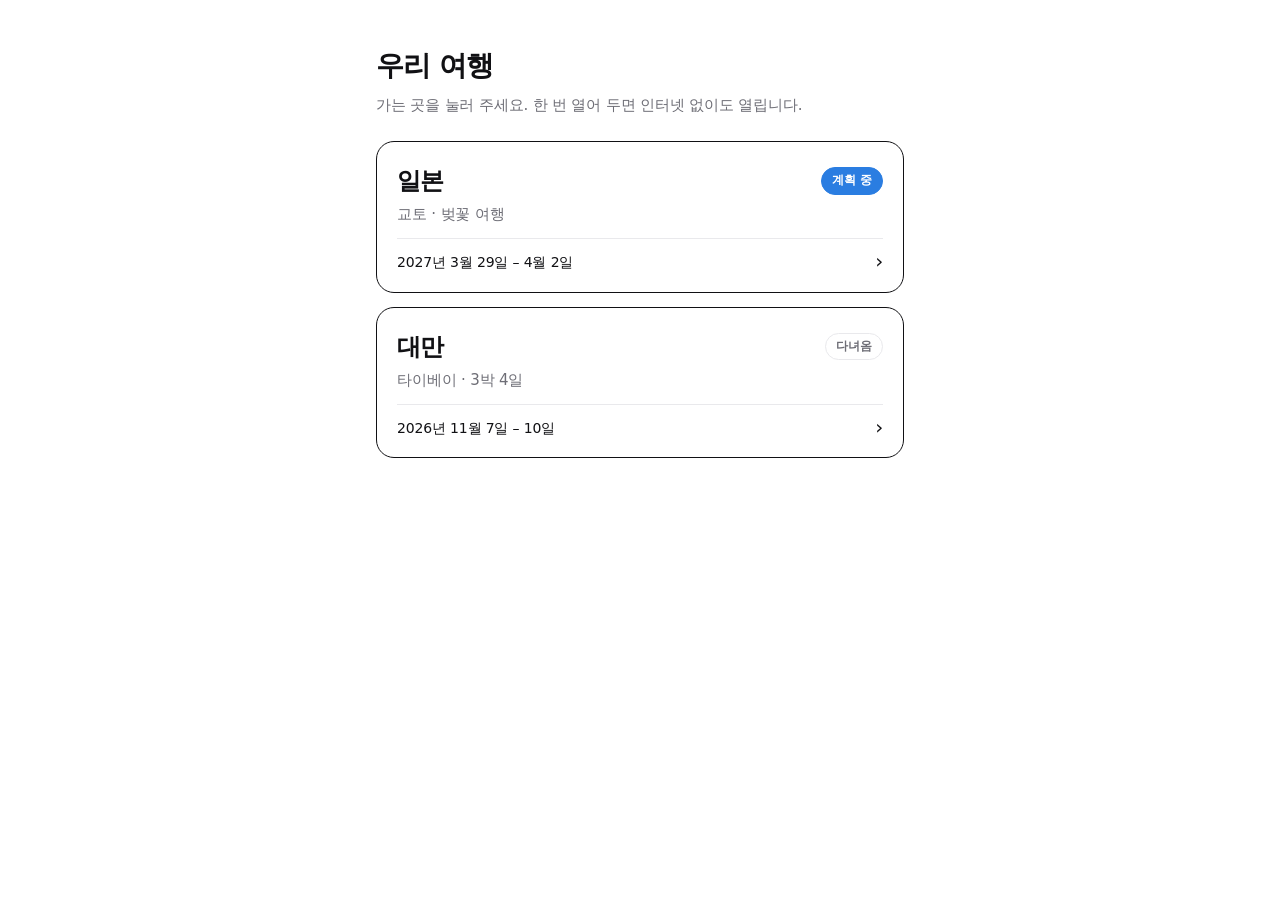
<file: index.html>
<!doctype html>
<html lang="ko">
<head>
<meta charset="utf-8">
<meta name="viewport" content="width=device-width, initial-scale=1, viewport-fit=cover">
<meta name="color-scheme" content="light dark">
<meta name="theme-color" content="#ffffff" media="(prefers-color-scheme: light)">
<meta name="theme-color" content="#0c0c0d" media="(prefers-color-scheme: dark)">
<meta name="apple-mobile-web-app-capable" content="yes">
<meta name="mobile-web-app-capable" content="yes">
<meta name="apple-mobile-web-app-title" content="우리 여행">
<meta name="apple-mobile-web-app-status-bar-style" content="default">
<link rel="manifest" href="manifest.webmanifest">
<link rel="icon" href="icon-192.png">
<link rel="apple-touch-icon" href="icon-180.png">
<title>우리 여행</title>
<script>
try{ if(!/[?&]home\b/.test(location.search)){ var t=localStorage.getItem('trip-last'); if(t==='japan'||t==='taiwan') location.replace(t+'/'); } }catch(e){}
</script>
<style>
:root{--bg:#fff;--ink:#111114;--sub:#6e6e76;--line:#e9e9ec;--soft:#f4f4f6;--accent:#c8102e;--green:#16803f;--brand:#2a7de1;--on-brand:#fff}
@media (prefers-color-scheme: dark){:root{--bg:#0c0c0d;--ink:#f3f3f5;--sub:#9a9aa3;--line:#262629;--soft:#18181a;--accent:#ff6b7d;--green:#52d08a;--brand:#6ab0ff;--on-brand:#07203f}}
*{box-sizing:border-box}
body{margin:0;background:var(--bg);color:var(--ink);
  font:16px/1.6 -apple-system,BlinkMacSystemFont,"Apple SD Gothic Neo","Pretendard","Noto Sans KR","Malgun Gothic",system-ui,sans-serif;
  letter-spacing:-.01em;word-break:keep-all;padding:env(safe-area-inset-top) 0 calc(28px + env(safe-area-inset-bottom))}
.wrap{max-width:560px;margin:0 auto;padding:0 16px}
h1{font-size:28px;font-weight:800;letter-spacing:-.03em;margin:44px 0 4px}
.lead{color:var(--sub);margin:0 0 24px;font-size:15px}
a.trip{display:block;text-decoration:none;color:inherit;border:1.5px solid var(--ink);border-radius:18px;padding:20px 20px 18px;margin:0 0 14px;-webkit-tap-highlight-color:transparent}
a.trip:active{background:var(--soft)}
a.trip .row{display:flex;align-items:center;justify-content:space-between;gap:12px}
a.trip b{font-size:24px;font-weight:800;letter-spacing:-.03em}
a.trip .chip{font-size:12px;font-weight:700;padding:3px 10px;border-radius:999px;border:1px solid var(--line);color:var(--sub);white-space:nowrap}
a.trip .chip.live{color:var(--accent);border-color:var(--accent)}
a.trip .chip.plan{background:var(--brand);border-color:var(--brand);color:var(--on-brand)}
a.trip .city{display:block;font-size:15px;color:var(--sub);margin-top:2px}
a.trip .meta{display:block;font-size:14px;margin-top:12px;padding-top:12px;border-top:1px solid var(--line)}
a.trip .go{float:right;font-size:20px;line-height:1}
.offstat{font-size:12px;color:var(--sub);margin-top:24px}
</style>
</head>
<body>
<main class="wrap">
  <h1>우리 여행</h1>
  <p class="lead">가는 곳을 눌러 주세요. 한 번 열어 두면 인터넷 없이도 열립니다.</p>

  <a class="trip" href="japan/" id="jp">
    <span class="row"><b>일본</b><span class="chip plan" id="jpchip">계획 중</span></span>
    <span class="city">교토 · 벚꽃 여행</span>
    <span class="meta">2027년 3월 29일 – 4월 2일 <span class="go">›</span></span>
  </a>

  <a class="trip" href="taiwan/" id="tw">
    <span class="row"><b>대만</b><span class="chip" id="twchip">다녀옴</span></span>
    <span class="city">타이베이 · 3박 4일</span>
    <span class="meta">2026년 11월 7일 – 10일 <span class="go">›</span></span>
  </a>

  <p class="offstat" id="offstat"></p>
</main>
<script>
[].forEach.call(document.querySelectorAll('a.trip'),function(a){a.addEventListener('click',function(){try{localStorage.setItem('trip-last',a.id==='jp'?'japan':'taiwan')}catch(e){}})});
(function(){
  var n=new Date(), d=n.getFullYear()*10000+(n.getMonth()+1)*100+n.getDate(), c=document.getElementById('twchip');
  if(d<20261107) c.textContent='출발 전';
  else if(d<=20261110){c.textContent='여행 중';c.className='chip live';}
  else c.textContent='다녀옴';
})();
if('serviceWorker' in navigator && /^https?:/.test(location.protocol)){
  var os=document.getElementById('offstat');
  window.addEventListener('load',function(){
    navigator.serviceWorker.register('sw.js').catch(function(){ if(os) os.textContent='오프라인 저장을 지원하지 않는 브라우저입니다.'; });
    navigator.serviceWorker.ready.then(function(){ if(os) os.textContent='✓ 오프라인 저장 완료 · 인터넷 없이도 열립니다'; });
  });
}
</script>
</body>
</html>
</file>
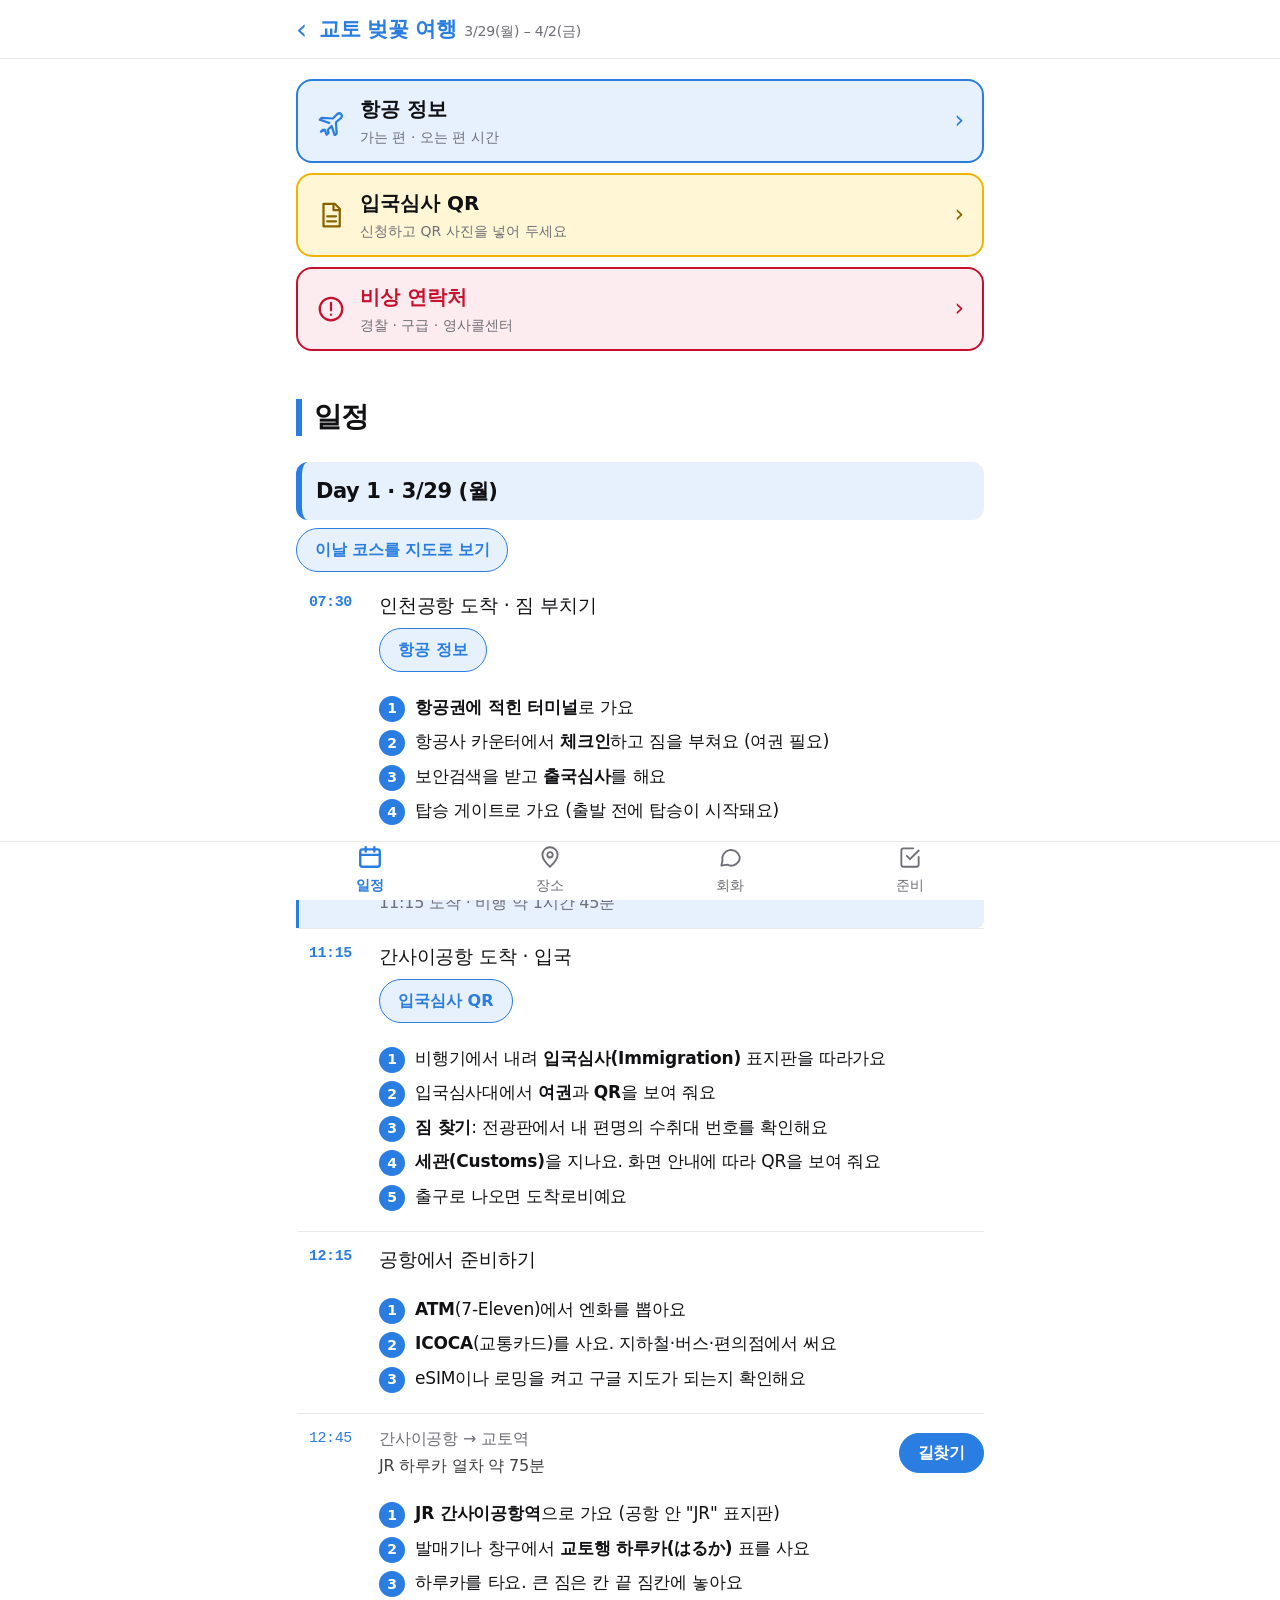
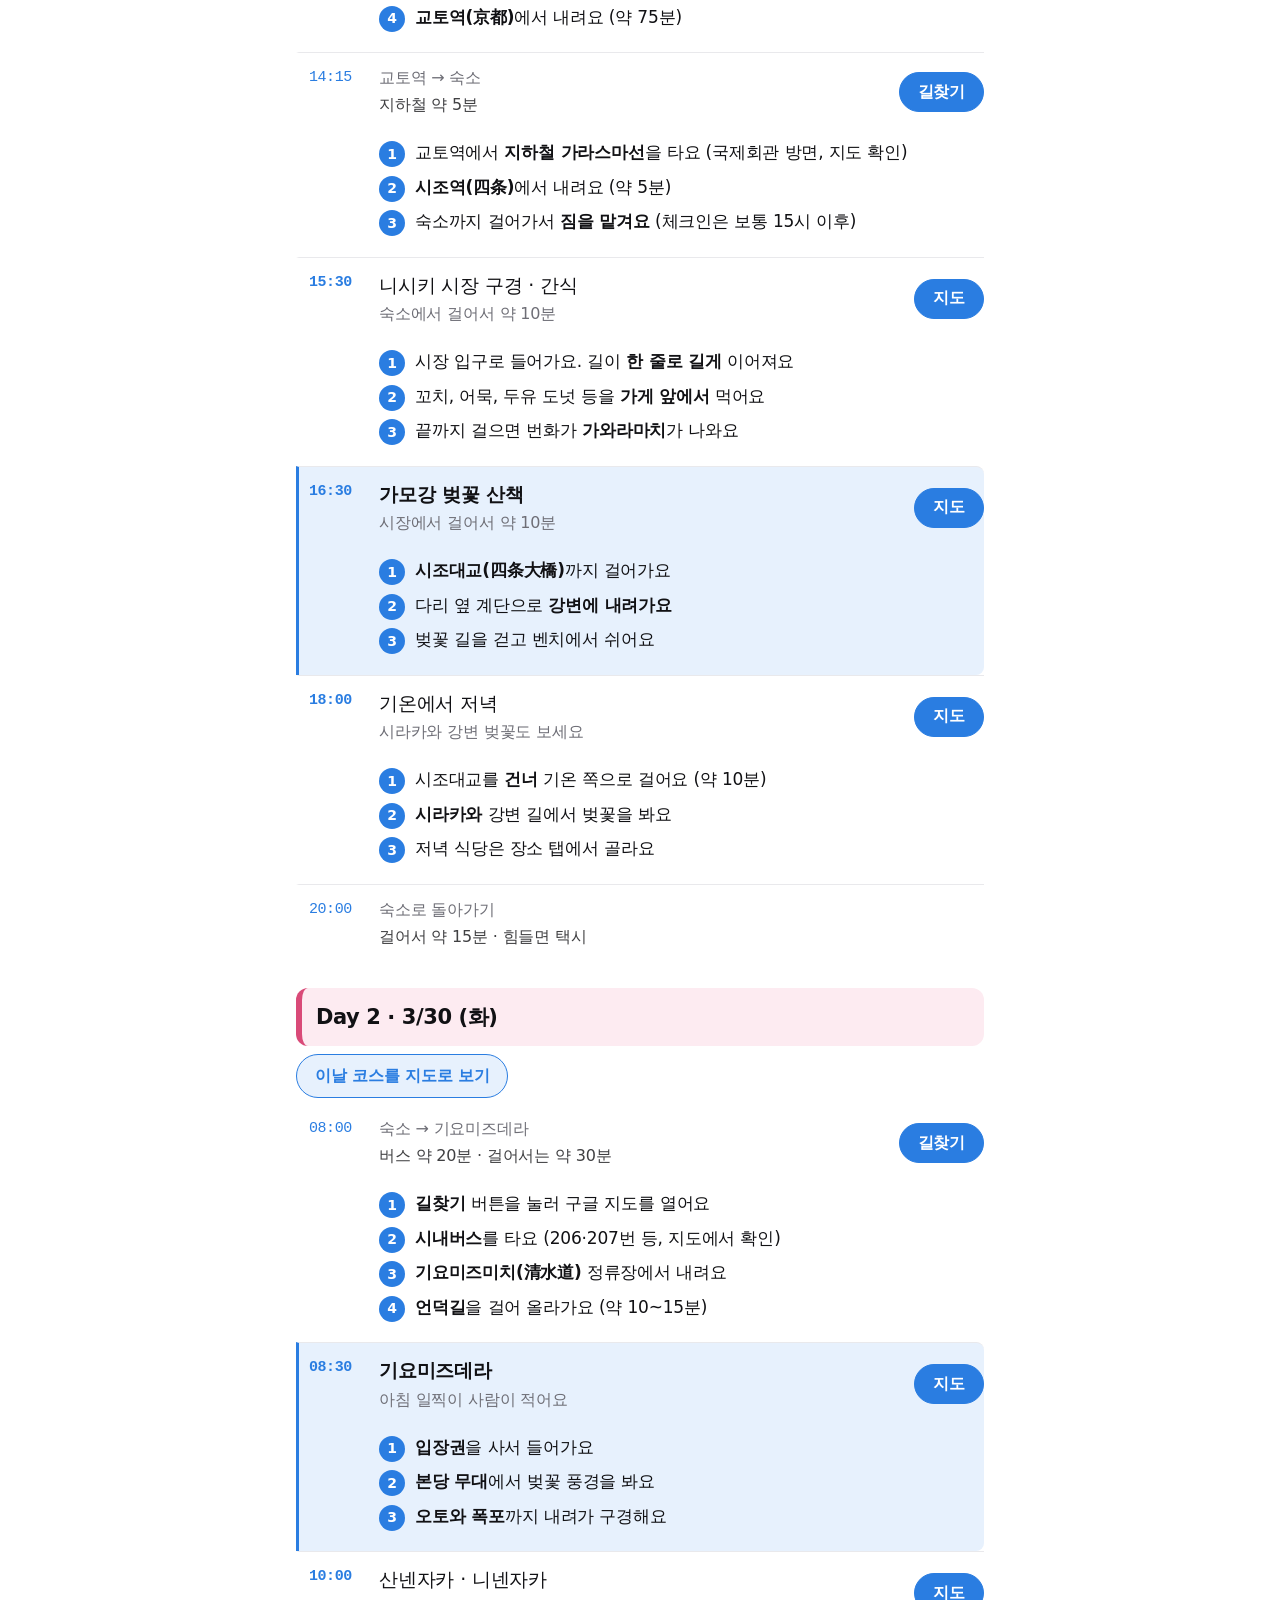
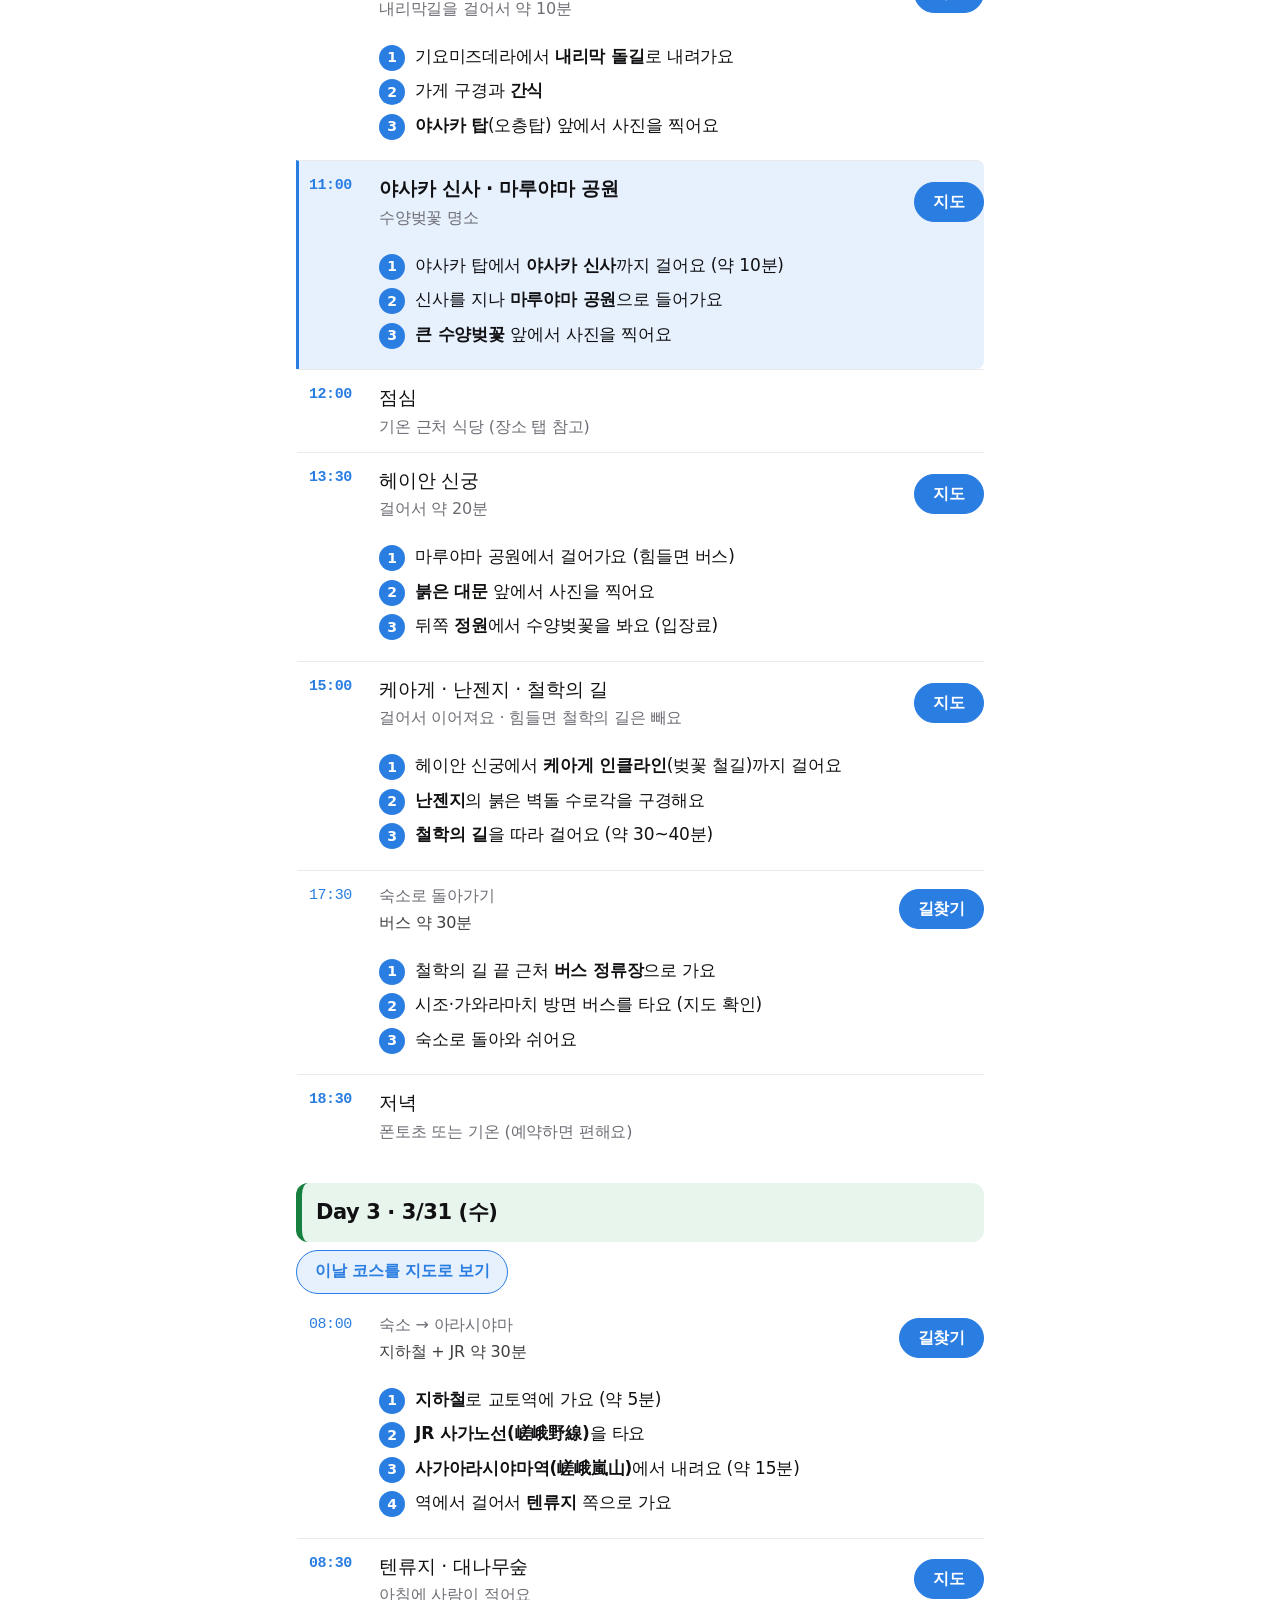
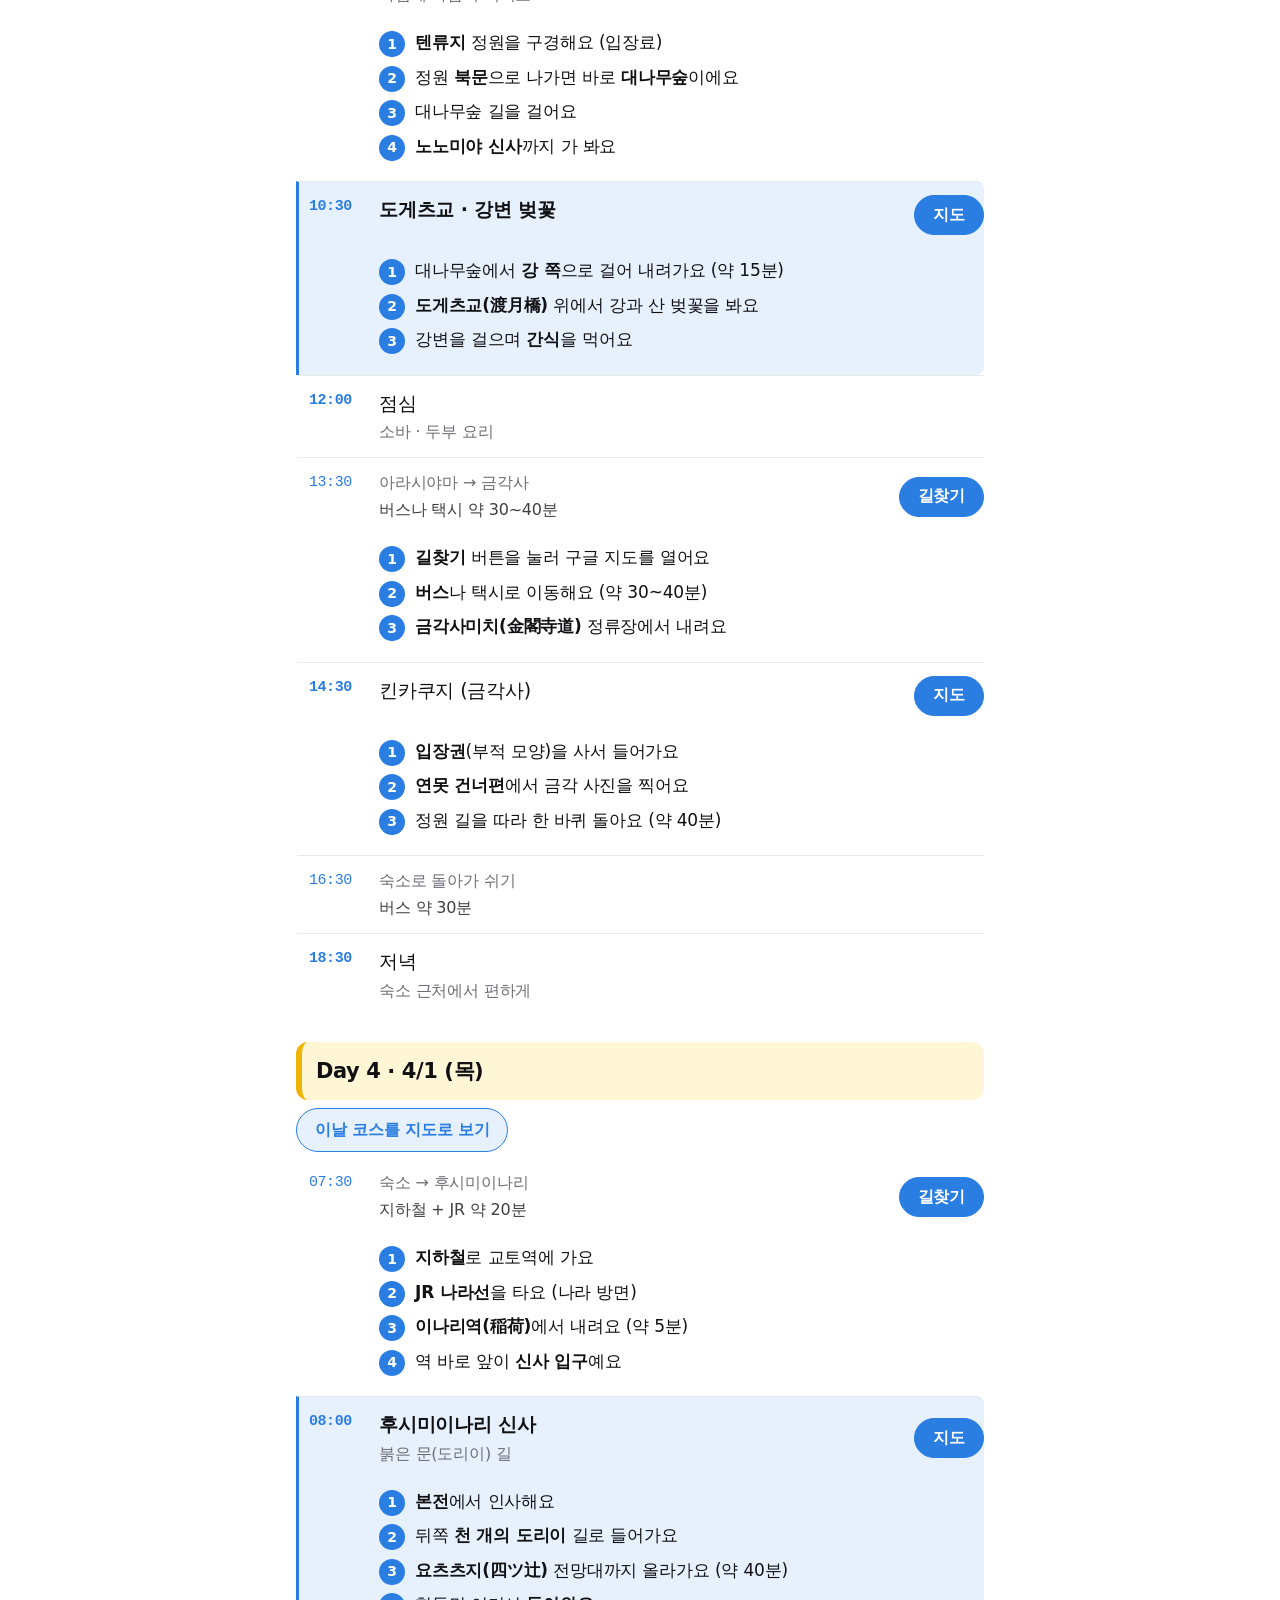
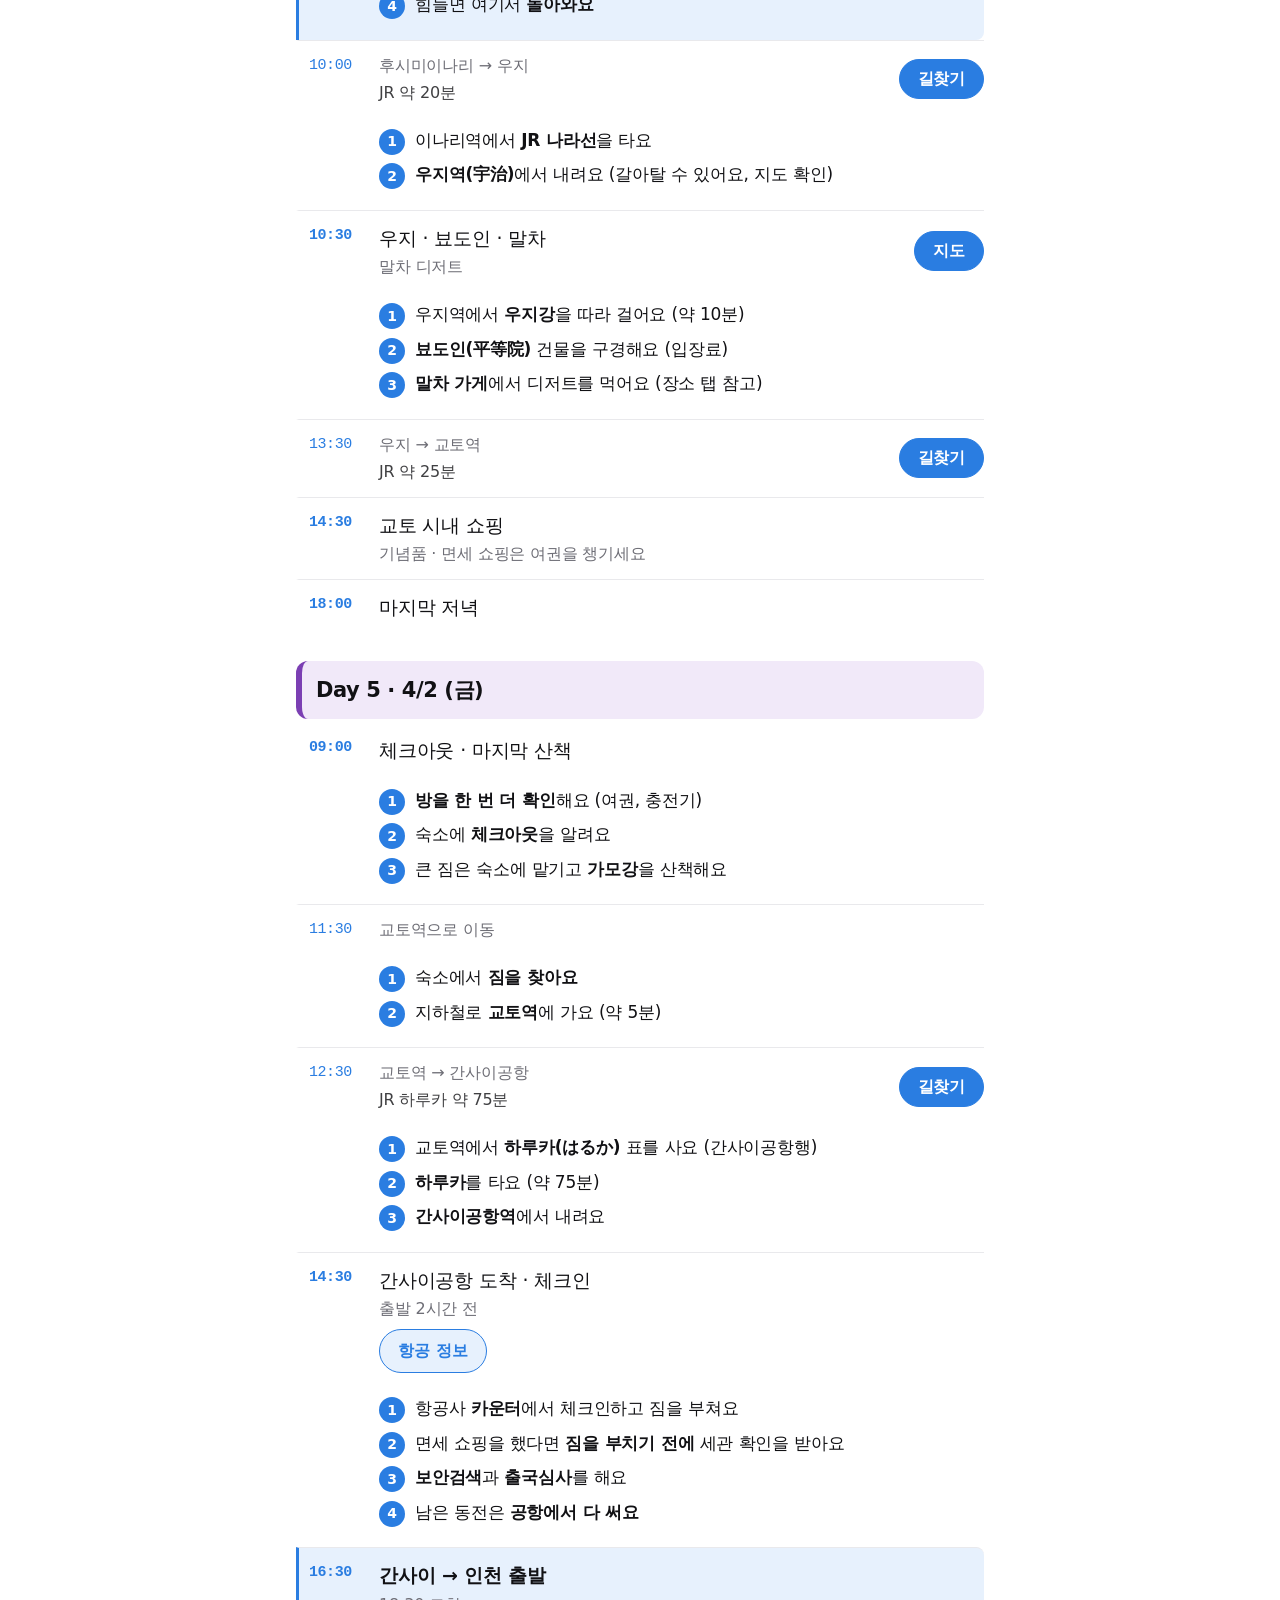
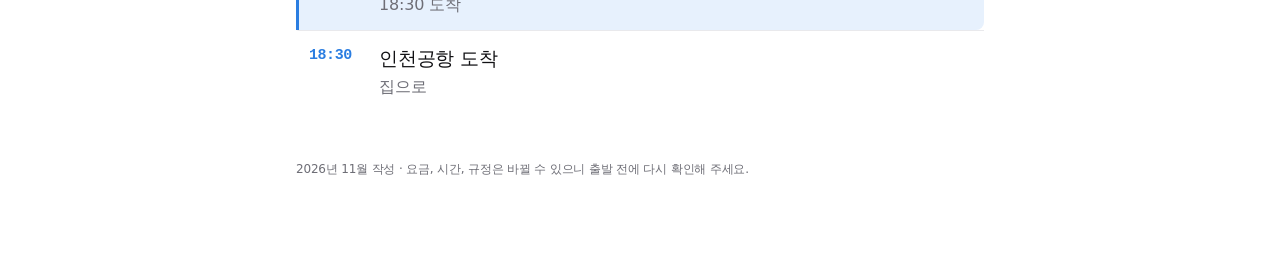
<file: japan/index.html>
<!doctype html>
<html lang="ko">
<head>
<meta charset="utf-8">
<meta name="viewport" content="width=device-width, initial-scale=1, viewport-fit=cover">
<meta name="color-scheme" content="light dark">
<meta name="theme-color" content="#ffffff" media="(prefers-color-scheme: light)">
<meta name="theme-color" content="#0c0c0d" media="(prefers-color-scheme: dark)">
<meta name="apple-mobile-web-app-capable" content="yes">
<meta name="mobile-web-app-capable" content="yes">
<meta name="apple-mobile-web-app-title" content="교토">
<meta name="apple-mobile-web-app-status-bar-style" content="default">
<link rel="manifest" href="../manifest.webmanifest">
<link rel="icon" href="../icon-192.png">
<link rel="apple-touch-icon" href="../icon-180.png">
<title>교토 벚꽃 여행 가이드</title>
<link rel="stylesheet" href="../assets/style.css">
<style>
:root{--brand:#2a7de1;--brand-soft:#e7f1fd;--on-brand:#fff;--sun:#f0b400;--sun-soft:#fff6d6;--sun-ink:#8a6200;--pink:#d94a78;--pink-soft:#fdebf1}
@media (prefers-color-scheme: dark){:root{--brand:#6ab0ff;--brand-soft:#12233a;--on-brand:#07203f;--sun:#ffd24a;--sun-soft:#2b2410;--sun-ink:#ffd24a;--pink:#ff8fb0;--pink-soft:#2e1620}}
body{font-size:18px}
h2{font-size:28px;border-left:6px solid var(--brand);padding-left:12px}
.top .in{height:58px}
.top b{font-size:21px;color:var(--brand)}
.top span{font-size:14px}
.top .back{color:var(--brand)}
nav.tabs .in{grid-template-columns:repeat(4,1fr)}
nav.tabs button{font-size:14px;gap:4px;letter-spacing:0}
nav.tabs svg{width:26px;height:26px}
nav.tabs button[aria-selected="true"]{color:var(--brand)}
.big-btns{display:grid;gap:10px;margin:20px 0 6px}
.bbtn{display:flex;align-items:center;gap:14px;width:100%;min-height:66px;padding:12px 18px;font:inherit;font-size:20px;font-weight:800;text-align:left;border:2px solid var(--ink);border-radius:16px;background:none;color:var(--ink);text-decoration:none;cursor:pointer;-webkit-tap-highlight-color:transparent}
.bbtn:active{filter:brightness(.96)}
.bbtn svg{width:30px;height:30px;flex:none;stroke:currentColor;fill:none;stroke-width:1.8;stroke-linecap:round;stroke-linejoin:round}
.bbtn small{display:block;font-size:14px;font-weight:500;color:var(--sub);letter-spacing:0}
.bbtn .go{margin-left:auto;font-size:24px;font-weight:400}
.bbtn.f{background:var(--brand-soft);border-color:var(--brand)}
.bbtn.f svg,.bbtn.f .go{color:var(--brand)}
.bbtn.e{background:var(--sun-soft);border-color:var(--sun)}
.bbtn.e svg,.bbtn.e .go{color:var(--sun-ink)}
.bbtn.red{background:var(--accent-soft);border-color:var(--accent);color:var(--accent)}
.sched .r{grid-template-columns:62px 1fr;gap:8px;padding:13px 0 13px 10px}
.sched .r.hasra{grid-template-columns:62px 1fr auto}
.sched .tm{font-size:15px;color:var(--brand)}
.sched .r.key{background:var(--brand-soft);border-left-color:var(--brand)}
.sched .r.key .tm{color:var(--brand)}
.sched .tx{font-size:19px;line-height:1.5}
.sched .tx small{font-size:16px;margin-top:3px}
.sched .r.mv .tx{font-size:16px}
.sched .r.mv .tx::before{display:none}
.act{height:44px;font-size:16px;padding:0 18px;border-color:var(--brand);color:var(--brand);background:var(--brand-soft)}
.sched .ra .act{background:var(--brand);color:var(--on-brand);border-color:var(--brand)}
.dayh{font-size:21px;border-left:6px solid var(--brand);background:var(--brand-soft)}
.day:nth-child(2) .dayh{border-color:var(--pink);background:var(--pink-soft)}
.day:nth-child(3) .dayh{border-color:var(--green);background:var(--green-soft)}
.day:nth-child(4) .dayh{border-color:var(--sun);background:var(--sun-soft)}
.day:nth-child(5) .dayh{border-color:var(--purple);background:var(--purple-soft)}
.place{padding:20px 0}
.pzh{font-size:24px}
.pko{font-size:16px;color:var(--brand)}
.place .pdesc{font-size:17px}
.place .ptip{font-size:16px}
.ptop{cursor:auto;align-items:flex-start}
.ptop .pmap{width:auto;height:auto;padding:10px 16px;border-radius:999px;display:inline-block;font-size:15px;font-weight:700;border:1.5px solid var(--brand);color:var(--brand);background:var(--brand-soft)}
.check label{font-size:18px;padding:12px 0}
.check input{width:26px;height:26px;accent-color:var(--brand)}
.steps li,.card li{font-size:18px}
table{font-size:16px}
th{color:var(--brand)}
.note{font-size:17px}
.mylist{border-color:var(--brand);background:var(--brand-soft)}
.mylist b{font-size:18px}
.mylist small{font-size:14px}
.mylist i{color:var(--brand)}
.kw b{font-size:19px}
.kw span{font-size:15px}
.docslot{border-color:var(--brand);background:var(--brand-soft)}
.pbox .pri{background:var(--brand);color:var(--on-brand)}
.pbox h3{color:var(--brand)}
.tel{display:flex;justify-content:space-between;align-items:center;gap:12px;padding:16px 4px;border-top:1px solid var(--line);text-decoration:none;color:inherit;font-size:18px}
.tel b{font-family:var(--mono);font-size:20px;white-space:nowrap;color:var(--accent)}
.fl{margin:6px 0 14px}
.fh{font-size:18px;font-weight:800;margin:0 0 4px;background:var(--brand-soft);padding:8px 12px;border-radius:10px;border-left:5px solid var(--brand)}
.fr{display:flex;justify-content:space-between;align-items:center;padding:10px 4px;border-bottom:1px solid var(--line);font-size:19px}
.fr b{font-size:26px;letter-spacing:0;color:var(--brand)}
.fs{font-size:15px;color:var(--sub);margin:8px 0 0}
.help{background:var(--soft);border-radius:12px;padding:12px 15px;margin:12px 0;font-size:16px}
.help .t{display:block;font-size:17px;margin-bottom:2px}
.fine{margin-top:36px;padding-top:14px;border-top:1px solid var(--line)}
.fine h3{font-size:14px;color:var(--sub);margin:0 0 6px}
.fine ul{padding-left:18px}
.fine li{font-size:13px;color:var(--sub);margin:4px 0;line-height:1.5}
.fine a{color:var(--brand)}
:root{--orange:#e0792a;--orange-soft:#fdeee0}
@media (prefers-color-scheme: dark){:root{--orange:#ffa75a;--orange-soft:#33200f}}
body{overflow-x:hidden}
.sched .tx{min-width:0;overflow-wrap:anywhere}
.sched .r>.stp{grid-column:2/-1}
.stp{list-style:none;counter-reset:s;margin:6px 0 0;padding:0;min-width:0}
.stp li{counter-increment:s;position:relative;padding-left:36px;margin:9px 0;font-size:17px;line-height:1.5;overflow-wrap:anywhere}
.stp li::before{content:counter(s);position:absolute;left:0;top:1px;width:26px;height:26px;border-radius:50%;background:var(--brand);color:var(--on-brand);font-weight:800;font-size:14px;display:grid;place-items:center}
.pgrid{display:grid;grid-template-columns:1fr 1fr;gap:10px;margin:12px 0}
.pcard{position:relative;text-align:left;font:inherit;color:inherit;cursor:pointer;border:1.5px solid var(--line);background:var(--soft);border-radius:16px;padding:14px 12px 12px;min-height:104px;-webkit-tap-highlight-color:transparent}
.pcard:active{filter:brightness(.96)}
.pcard i{display:inline-block;font-style:normal;font-size:12px;font-weight:800;padding:2px 9px;border-radius:999px;background:var(--ink);color:var(--bg);margin-bottom:6px}
.pcard b{display:block;font-size:21px;line-height:1.3;letter-spacing:0;word-break:normal}
.pcard span{display:block;font-size:14px;color:var(--sub);margin-top:2px;line-height:1.4}
.pko2{margin:0 0 8px;color:var(--brand);font-weight:700;font-size:17px}
.pd{font-size:18px;margin:8px 0}
.pt{font-size:16px;color:var(--sub);margin:8px 0 12px}
</style>
</head>
<body>

<header class="top"><div class="in">
  <div><a class="back" href="../?home" aria-label="여행 목록">‹</a><b>교토 벚꽃 여행</b><span>3/29(월) – 4/2(금)</span></div>
</div></header>

<main class="wrap">
<div class="pane" id="tab-home" role="tabpanel">
  <div class="big-btns">
    <button class="bbtn f" type="button" data-pop="flight"><svg viewBox="0 0 24 24"><path d="M10.5 13.5L3 11l1.5-1.5 9 .5L17 6.5a2 2 0 0 1 3 3L16 13l.5 9-1.5 1.5-2.5-7.5-3 3 .5 2.5-1.5 1.5-1.5-4L4 20.5 5.5 19"/></svg><span>항공 정보<small>가는 편 · 오는 편 시간</small></span><span class="go">›</span></button>
    <button class="bbtn e" type="button" data-doc-open="vjw" data-else-pop="entry"><svg viewBox="0 0 24 24"><path d="M6 3h9l4 4v14H6z"/><path d="M14 3v5h5M9 13h7M9 17h7"/></svg><span>입국심사 QR<small>신청하고 QR 사진을 넣어 두세요</small></span><span class="go">›</span></button>
    <button class="bbtn red" type="button" data-pop="sos"><svg viewBox="0 0 24 24"><circle cx="12" cy="12" r="9"/><path d="M12 7v6M12 16.4v.2"/></svg><span>비상 연락처<small>경찰 · 구급 · 영사콜센터</small></span><span class="go">›</span></button>
  </div>
  <section id="plan"><h2>일정</h2><div id="plan-body"></div></section>
</div><div class="pane" id="tab-places" role="tabpanel">
<a class="mylist" target="_blank" rel="noopener" href="https://maps.app.goo.gl/2SVbruanmLLmFfDZ6"><span><b>내 구글지도 목록 열기</b><small>저장해 둔 교토 음식점 · 인터넷 필요</small></span><i>↗</i></a>
<section id="spots"><h2>일정에 나오는 곳</h2><p class="more" style="margin-top:0">카드를 누르면 자세한 설명이 나와요.</p><div class="pgrid"><button class="pcard c1" type="button" data-pop="place-1"><i>1일차</i><b>錦市場</b><span>니시키 시장</span></button><button class="pcard c1" type="button" data-pop="place-2"><i>1일차</i><b>鴨川</b><span>가모강변</span></button><button class="pcard c1" type="button" data-pop="place-3"><i>1일차</i><b>祇園白川</b><span>기온 시라카와</span></button><button class="pcard c2" type="button" data-pop="place-4"><i>2일차</i><b>清水寺</b><span>기요미즈데라</span></button><button class="pcard c2" type="button" data-pop="place-5"><i>2일차</i><b>円山公園</b><span>마루야마 공원</span></button><button class="pcard c2" type="button" data-pop="place-6"><i>2일차</i><b>平安神宮</b><span>헤이안 신궁</span></button><button class="pcard c2" type="button" data-pop="place-7"><i>2일차</i><b>哲学の道</b><span>철학의 길</span></button><button class="pcard c3" type="button" data-pop="place-8"><i>3일차</i><b>嵐山</b><span>아라시야마</span></button><button class="pcard c3" type="button" data-pop="place-9"><i>3일차</i><b>金閣寺</b><span>킨카쿠지 · 금각사</span></button><button class="pcard c4" type="button" data-pop="place-10"><i>4일차</i><b>伏見稲荷大社</b><span>후시미 이나리</span></button><button class="pcard c4" type="button" data-pop="place-11"><i>4일차</i><b>宇治 平等院</b><span>우지 뵤도인</span></button></div></section>
<section id="food"><h2>음식점 · 카페</h2><div class="pgrid"><button class="pcard cf" type="button" data-pop="place-12"><i>음식</i><b>先斗町</b><span>폰토초 · 저녁 식당 골목</span></button><button class="pcard cf" type="button" data-pop="place-13"><i>음식</i><b>南禅寺 順正</b><span>난젠지 준세이 · 유도후</span></button><button class="pcard cf" type="button" data-pop="place-14"><i>음식</i><b>% Arabica</b><span>야사카 탑 근처 카페</span></button><button class="pcard cf" type="button" data-pop="place-15"><i>음식</i><b>中村藤吉</b><span>나카무라 도키치 · 우지 말차</span></button><button class="pcard cf" type="button" data-pop="place-16"><i>음식</i><b>イノダコーヒ</b><span>이노다 커피 · 클래식 커피</span></button><button class="pcard cf" type="button" data-pop="place-17"><i>음식</i><b>第一旭 · 新福菜館</b><span>교토역 근처 라멘</span></button><button class="pcard cf" type="button" data-pop="place-18"><i>음식</i><b>出町ふたば</b><span>데마치 후타바 · 마메모치</span></button></div></section>
<section id="kw"><h2>주변 찾기</h2><div id="kw-body"></div></section>
<template id="pop-place-1"><h3>錦市場</h3><p class="pko2">니시키 시장</p><p class="pd">교토의 먹거리 시장이에요. 꼬치, 어묵, 절임, 두유 도넛 등을 구경하며 간식을 먹어요.</p><p class="pt">길에서 먹는 걸 막는 가게가 있어요. 가게 앞에서 드세요.</p><a class="bbtn" href="https://www.google.com/maps/search/?api=1&query=%E9%8C%A6%E5%B8%82%E5%A0%B4%20%E4%BA%AC%E9%83%BD" target="_blank" rel="noopener"><span>지도 보기</span><span class="go">↗</span></a></template><template id="pop-place-2"><h3>鴨川</h3><p class="pko2">가모강변</p><p class="pd">시내 한가운데 강변 길이에요. 벚꽃을 보며 천천히 걸어요.</p><p class="pt">벤치에 앉아 쉬어 가기 좋아요.</p><a class="bbtn" href="https://www.google.com/maps/search/?api=1&query=%E9%B4%A8%E5%B7%9D%20%E5%9B%9B%E6%9D%A1%E5%A4%A7%E6%A9%8B" target="_blank" rel="noopener"><span>지도 보기</span><span class="go">↗</span></a></template><template id="pop-place-3"><h3>祇園白川</h3><p class="pko2">기온 시라카와</p><p class="pd">작은 물길을 따라 벚나무와 옛 가게들이 이어져요. 해 질 무렵이 예뻐요.</p><p class="pt">골목은 사유지라 사진 촬영이 금지된 곳이 있어요.</p><a class="bbtn" href="https://www.google.com/maps/search/?api=1&query=%E7%A5%87%E5%9C%92%E7%99%BD%E5%B7%9D%20%E4%BA%AC%E9%83%BD" target="_blank" rel="noopener"><span>지도 보기</span><span class="go">↗</span></a></template><template id="pop-place-4"><h3>清水寺</h3><p class="pko2">기요미즈데라</p><p class="pd">무대에서 내려다보는 벚꽃 풍경이 유명해요.</p><p class="pt">아침 일찍 가면 사람이 적어요. 언덕길이라 편한 신발이 좋아요.</p><a class="bbtn" href="https://www.google.com/maps/search/?api=1&query=%E6%B8%85%E6%B0%B4%E5%AF%BA" target="_blank" rel="noopener"><span>지도 보기</span><span class="go">↗</span></a></template><template id="pop-place-5"><h3>円山公園</h3><p class="pko2">마루야마 공원</p><p class="pd">큰 수양벚꽃이 있는 공원이에요. 밤에는 조명이 켜져요.</p><p class="pt">야사카 신사 바로 뒤에 있어요.</p><a class="bbtn" href="https://www.google.com/maps/search/?api=1&query=%E5%86%86%E5%B1%B1%E5%85%AC%E5%9C%92%20%E4%BA%AC%E9%83%BD" target="_blank" rel="noopener"><span>지도 보기</span><span class="go">↗</span></a></template><template id="pop-place-6"><h3>平安神宮</h3><p class="pko2">헤이안 신궁</p><p class="pd">붉은 대문이 큰 신사예요. 뒤쪽 정원에 수양벚꽃이 많아요.</p><p class="pt">정원은 입장료가 있어요.</p><a class="bbtn" href="https://www.google.com/maps/search/?api=1&query=%E5%B9%B3%E5%AE%89%E7%A5%9E%E5%AE%AE" target="_blank" rel="noopener"><span>지도 보기</span><span class="go">↗</span></a></template><template id="pop-place-7"><h3>哲学の道</h3><p class="pko2">철학의 길</p><p class="pd">물길을 따라 벚나무가 이어지는 산책길이에요. 걸어서 30~40분 걸려요.</p><p class="pt">힘들면 난젠지까지만 가도 좋아요.</p><a class="bbtn" href="https://www.google.com/maps/search/?api=1&query=%E5%93%B2%E5%AD%A6%E3%81%AE%E9%81%93" target="_blank" rel="noopener"><span>지도 보기</span><span class="go">↗</span></a></template><template id="pop-place-8"><h3>嵐山</h3><p class="pko2">아라시야마</p><p class="pd">대나무숲, 도게츠교, 강변 벚꽃을 함께 볼 수 있는 곳이에요.</p><p class="pt">벚꽃철에 가장 붐벼요. 아침 일찍 가세요.</p><a class="bbtn" href="https://www.google.com/maps/search/?api=1&query=%E5%B5%90%E5%B1%B1%20%E6%B8%A1%E6%9C%88%E6%A9%8B" target="_blank" rel="noopener"><span>지도 보기</span><span class="go">↗</span></a></template><template id="pop-place-9"><h3>金閣寺</h3><p class="pko2">킨카쿠지 · 금각사</p><p class="pd">금색으로 빛나는 절이에요. 연못에 비친 모습이 예뻐요.</p><p class="pt">입장 마감 시간을 확인하세요.</p><a class="bbtn" href="https://www.google.com/maps/search/?api=1&query=%E9%87%91%E9%96%A3%E5%AF%BA" target="_blank" rel="noopener"><span>지도 보기</span><span class="go">↗</span></a></template><template id="pop-place-10"><h3>伏見稲荷大社</h3><p class="pko2">후시미 이나리</p><p class="pd">붉은 문(도리이)이 길게 이어지는 신사예요. 24시간 열려 있어요.</p><p class="pt">이른 아침이 한산해요. 중간까지만 올라가도 괜찮아요.</p><a class="bbtn" href="https://www.google.com/maps/search/?api=1&query=%E4%BC%8F%E8%A6%8B%E7%A8%B2%E8%8D%B7%E5%A4%A7%E7%A4%BE" target="_blank" rel="noopener"><span>지도 보기</span><span class="go">↗</span></a></template><template id="pop-place-11"><h3>宇治 平等院</h3><p class="pko2">우지 뵤도인</p><p class="pd">말차로 유명한 도시예요. 뵤도인 건물과 우지강을 둘러보고 말차 디저트를 먹어요.</p><p class="pt">점심 무렵 말차 가게 줄이 길어요.</p><a class="bbtn" href="https://www.google.com/maps/search/?api=1&query=%E5%B9%B3%E7%AD%89%E9%99%A2%20%E5%AE%87%E6%B2%BB" target="_blank" rel="noopener"><span>지도 보기</span><span class="go">↗</span></a></template><template id="pop-place-12"><h3>先斗町</h3><p class="pko2">폰토초 · 저녁 식당 골목</p><p class="pd">가모강 옆 좁은 골목에 식당이 이어져 있어요. 저녁 분위기가 좋아요.</p><p class="pt">벚꽃철 저녁은 예약하면 편해요.</p><a class="bbtn" href="https://www.google.com/maps/search/?api=1&query=%E5%85%88%E6%96%97%E7%94%BA%20%E4%BA%AC%E9%83%BD" target="_blank" rel="noopener"><span>지도 보기</span><span class="go">↗</span></a></template><template id="pop-place-13"><h3>南禅寺 順正</h3><p class="pko2">난젠지 준세이 · 유도후</p><p class="pd">정원을 보며 먹는 두부 전골이 유명해요. 2일차 난젠지 근처예요.</p><p class="pt">점심 대기가 길 수 있어요. 예약 가능한지 확인하세요.</p><a class="bbtn" href="https://www.google.com/maps/search/?api=1&query=%E5%8D%97%E7%A6%85%E5%AF%BA%20%E9%A0%86%E6%AD%A3%20%E6%B9%AF%E8%B1%86%E8%85%90" target="_blank" rel="noopener"><span>지도 보기</span><span class="go">↗</span></a></template><template id="pop-place-14"><h3>% Arabica</h3><p class="pko2">야사카 탑 근처 카페</p><p class="pd">기요미즈 가는 길에 쉬기 좋은 커피집이에요.</p><p class="pt">줄이 길어서 오전 일찍이 덜 기다려요.</p><a class="bbtn" href="https://www.google.com/maps/search/?api=1&query=%E3%82%A2%E3%83%A9%E3%83%93%E3%82%AB%20%E4%BA%AC%E9%83%BD%20%E6%9D%B1%E5%B1%B1" target="_blank" rel="noopener"><span>지도 보기</span><span class="go">↗</span></a></template><template id="pop-place-15"><h3>中村藤吉</h3><p class="pko2">나카무라 도키치 · 우지 말차</p><p class="pd">말차 파르페와 차소바가 대표 메뉴예요. 4일차 우지에서 가요.</p><p class="pt">대기가 길어서 오픈 시간에 맞춰 가세요.</p><a class="bbtn" href="https://www.google.com/maps/search/?api=1&query=%E4%B8%AD%E6%9D%91%E8%97%A4%E5%90%89%E6%9C%AC%E5%BA%97%20%E5%AE%87%E6%B2%BB" target="_blank" rel="noopener"><span>지도 보기</span><span class="go">↗</span></a></template><template id="pop-place-16"><h3>イノダコーヒ</h3><p class="pko2">이노다 커피 · 클래식 커피</p><p class="pd">오래된 커피집으로 아침 메뉴가 유명해요.</p><p class="pt">시간은 구글지도로 확인하세요.</p><a class="bbtn" href="https://www.google.com/maps/search/?api=1&query=%E3%82%A4%E3%83%8E%E3%83%80%E3%82%B3%E3%83%BC%E3%83%92%20%E6%9C%AC%E5%BA%97%20%E4%BA%AC%E9%83%BD" target="_blank" rel="noopener"><span>지도 보기</span><span class="go">↗</span></a></template><template id="pop-place-17"><h3>第一旭 · 新福菜館</h3><p class="pko2">교토역 근처 라멘</p><p class="pd">교토역 가까이에 오래된 라멘집이 모여 있어요. 마지막 날 점심에 좋아요.</p><p class="pt">줄이 길 수 있어요.</p><a class="bbtn" href="https://www.google.com/maps/search/?api=1&query=%E6%9C%AC%E5%AE%B6%E7%AC%AC%E4%B8%80%E6%97%AD%20%E4%BA%AC%E9%83%BD" target="_blank" rel="noopener"><span>지도 보기</span><span class="go">↗</span></a></template><template id="pop-place-18"><h3>出町ふたば</h3><p class="pko2">데마치 후타바 · 마메모치</p><p class="pd">콩이 들어간 찹쌀떡으로 유명한 가게예요.</p><p class="pt">줄이 길고 일찍 닫아요. 오전에 가세요.</p><a class="bbtn" href="https://www.google.com/maps/search/?api=1&query=%E5%87%BA%E7%94%BA%E3%81%B5%E3%81%9F%E3%81%B0%20%E4%BA%AC%E9%83%BD" target="_blank" rel="noopener"><span>지도 보기</span><span class="go">↗</span></a></template>
</div><div class="pane" id="tab-talk" role="tabpanel"><section id="talk">
<h2>일본어 회화</h2>
<p>문장을 누르면 <b>큰 글씨</b>로 보여주고, ▶를 누르면 <b>소리</b>가 나요.</p>
<div class="row" style="display:flex;align-items:center;gap:10px;margin:14px 0 0"><div class="seg" role="group" aria-label="재생 속도"><button type="button" data-speed="normal" aria-pressed="true">보통</button><button type="button" data-speed="slow" aria-pressed="false">느리게</button></div><small style="color:var(--sub);font-size:14px">재생 속도</small></div>
<p class="vstat" id="vstat">음성 확인 중…</p>
<div class="tbar">
  <input class="tsearch" id="tq" type="search" placeholder="검색: 화장실, 계산, 포장" autocomplete="off" enterkeyhint="search">
  <div class="tchips" id="tchips"></div>
</div>
<p class="tempty" id="tempty"></p>
<div class="help"><b class="t">소리가 안 날 때</b>
<ul>
<li>아이폰은 무음 스위치를 풀고 볼륨을 올려 보세요.</li>
<li>갤럭시는 설정에서 <b>텍스트 음성 변환</b>을 검색 → Google 음성 서비스 → 설정 → <b>음성 데이터 설치</b>에서 <b>일본어</b>를 받아 주세요.</li>
<li>그래도 안 되면 <b>구글 번역</b>에 문장을 붙여넣고 스피커 버튼을 누르세요.</li>
</ul></div>
<div id="talk-body"></div>
</section></div><div class="pane" id="tab-guide" role="tabpanel">
<section id="docs"><h2>내 서류 사진</h2>
<p class="more" style="margin-top:0">QR이나 예약 확인서를 캡처해서 넣어 두면 인터넷이 없어도 크게 볼 수 있어요. 사진은 이 폰 안에만 저장돼요.</p>
<div class="docs">
  <div class="docslot" data-doc="vjw" data-label="입국심사 QR"></div>
  <div class="docslot" data-doc="ticket" data-label="항공권 · 탑승권"></div>
  <div class="docslot" data-doc="hotel" data-label="숙소 예약 확인서"></div>
  <div class="docslot" data-doc="passport" data-label="여권 사진"></div>
</div>
</section>
<section id="apply"><h2>입국심사 신청</h2>
<p class="more" style="margin-top:0">출발 전에 미리 신청하고, QR 화면을 캡처해서 위의 <b>내 서류 사진</b>에 넣어 두세요.</p>
<a class="bbtn e" href="https://vjw-lp.digital.go.jp/ko/" target="_blank" rel="noopener"><span>입국심사 신청하기<small>Visit Japan Web · 인터넷 필요</small></span><span class="go">↗</span></a>
</section>
<section id="check"><h2>출발 전 챙기기</h2>
<div class="card"><ul class="check">
<li><label><input type="checkbox"><span><b>여권</b> (남은 기간 6개월 이상이면 안전해요)</span></label></li>
<li><label><input type="checkbox"><span><b>입국심사 QR 만들기</b> (Visit Japan Web) <a class="act" style="margin-left:6px" target="_blank" rel="noopener" href="https://vjw-lp.digital.go.jp/ko/">신청하기</a></span></label></li>
<li><label><input type="checkbox"><span><b>엔화 현금</b>과 해외 결제 카드</span></label></li>
<li><label><input type="checkbox"><span><b>eSIM</b> 또는 로밍 (구글 지도가 필요해요)</span></label></li>
<li><label><input type="checkbox"><span><b>플러그 어댑터</b> (납작한 2핀)</span></label></li>
<li><label><input type="checkbox"><span>겉옷 · 우산 · <b>편한 신발</b></span></label></li>
<li><label><input type="checkbox"><span>마스크 · 알레르기약 · 상비약</span></label></li>
<li><label><input type="checkbox"><span>에코백 · 쓰레기 봉투</span></label></li>
<li><label><input type="checkbox"><span>동전지갑 · 손수건</span></label></li>
<li><label><input type="checkbox"><span>구글 지도에서 <b>교토 오프라인 지도</b> 받기</span></label></li>
<li><label><input type="checkbox"><span>보조배터리는 <b>기내 가방</b>에 넣기</span></label></li>
</ul></div>
</section>
<section id="transit"><h2>교토 시내 이동</h2>
<div class="card"><ul>
  <li><b>걷기 + 지하철 + 버스</b>로 다녀요. 일정의 <b>길찾기</b> 버튼을 누르면 구글 지도가 열려요.</li>
  <li>벚꽃철 버스는 매우 붐벼요. <b>아침 일찍</b> 움직이세요.</li>
  <li>힘들면 <b>택시</b>를 타세요. 구글 지도의 목적지를 보여 주면 돼요.</li>
</ul>
<table><tr><th>교토역에서</th><th>방법</th><th>시간</th></tr>
  <tr><td>시조 · 가와라마치</td><td>지하철</td><td>약 5분</td></tr>
  <tr><td>기요미즈데라</td><td>버스</td><td>약 15~20분</td></tr>
  <tr><td>후시미이나리</td><td>JR</td><td>약 5분</td></tr>
  <tr><td>아라시야마</td><td>JR</td><td>약 15분</td></tr>
  <tr><td>우지</td><td>JR</td><td>약 20~25분</td></tr>
</table></div>
</section>
<section id="money"><h2>돈 · 결제</h2>
<div class="card"><ul>
  <li>카드가 되는 곳이 많지만 <b>현금만 받는 곳</b>도 있어요. 현금을 어느 정도 가지고 다니세요.</li>
  <li>모자라면 <b>편의점 ATM</b>(세븐일레븐)에서 뽑아요.</li>
  <li>카드로 결제할 때 <b>원화(KRW)가 아니라 엔(JPY)</b>으로 결제하세요.</li>
  <li><b>팁은 주지 않아요.</b></li>
</ul></div>
</section>
<section id="sos"><h2>비상 연락처</h2>
<div class="card">
<a class="tel" href="tel:110"><span>경찰</span><b>110</b></a>
<a class="tel" href="tel:119"><span>구급 · 소방</span><b>119</b></a>
<a class="tel" href="tel:+81-50-3816-2787"><span>일본 방문 외국인 핫라인 (24시간)</span><b>050-3816-2787</b></a>
<a class="tel" href="tel:+82-2-3210-0404"><span>영사콜센터 (24시간)</span><b>+82-2-3210-0404</b></a>
</div>
<p class="fs">교토는 주오사카 대한민국 총영사관 관할이에요. 번호는 외교부 해외안전여행(0404.go.kr)에서 확인하세요.</p>
<p class="fs">카드를 잃어버리면 카드 앱에서 바로 정지하세요. 도난은 가까운 파출소(交番)에 알리세요.</p>
</section>
<section id="fine" class="fine"><h3>참고</h3>
<ul>
  <li>교토 벚꽃은 보통 3월 말~4월 초가 가장 예뻐요. 해마다 조금 달라요. <a target="_blank" rel="noopener" href="https://tenki.jp/sakura/">개화 현황 보기 ↗</a></li>
  <li>낮 14~18도, 아침저녁 3~9도 정도예요. 비가 올 수 있어요.</li>
  <li>3월은 꽃가루가 많아요. 마스크와 알레르기약을 챙기세요.</li>
  <li>걸어 다니며 먹지 않아요. 쓰레기는 사 온 가게나 편의점에서 버려요.</li>
  <li>기온의 좁은 골목은 사진 촬영이 금지된 곳이 있어요. 마이코에게 다가가 찍지 마세요.</li>
  <li>전철과 버스 안에서는 통화하지 않아요.</li>
  <li>화장실에 핸드드라이어가 없는 곳이 많아요. 손수건이 있으면 좋아요.</li>
  <li>2026년 11월부터 면세는 세금을 포함해 결제한 뒤 출국할 때 환급받아요. 쇼핑하는 날 여권을 챙기세요.</li>
  <li>교토시 숙박세가 2026년 3월에 올라 숙소에서 따로 받을 수 있어요.</li>
  <li>짐이 많으면 교토역 코인로커나 숙소에 맡기세요.</li>
</ul></section>
</div>
<footer>
  <p>2026년 11월 작성 · 요금, 시간, 규정은 바뀔 수 있으니 출발 전에 다시 확인해 주세요.</p>
  <p class="offstat" id="offstat"></p>
</footer>
</main>

<nav class="tabs" role="tablist"><div class="in">
<button role="tab" data-tab="home"><svg viewBox="0 0 24 24"><rect x="3" y="5" width="18" height="16" rx="2"/><path d="M3 10h18M8 3v4M16 3v4"/></svg>일정</button>
<button role="tab" data-tab="places"><svg viewBox="0 0 24 24"><path d="M12 21s-7-6.2-7-11a7 7 0 0 1 14 0c0 4.8-7 11-7 11z"/><circle cx="12" cy="10" r="2.5"/></svg>장소</button>
<button role="tab" data-tab="talk"><svg viewBox="0 0 24 24"><path d="M21 12a8 8 0 0 1-11.6 7.1L4 20l1-4.6A8 8 0 1 1 21 12z"/></svg>회화</button>
<button role="tab" data-tab="guide"><svg viewBox="0 0 24 24"><path d="M9 11l3 3 8-8"/><path d="M20 12v7a2 2 0 0 1-2 2H6a2 2 0 0 1-2-2V6a2 2 0 0 1 2-2h9"/></svg>준비</button>
</div></nav>

<div class="big" id="big" role="dialog" aria-label="크게 보기">
  <div class="bx"><div class="bz" id="bz"></div><div class="bk" id="bk"></div><div class="br" id="br"></div></div>
  <div class="bbar"><button class="pri" id="bplay" type="button">소리 듣기</button><button id="bclose" type="button">닫기</button></div>
</div>

<div class="pop" id="pop" role="dialog" aria-modal="true"><div class="pbox"><div id="pbody"></div><button class="pri" id="pclose" type="button">닫기</button></div></div>
<template id="pop-flight"><h3>항공 정보</h3>
<div class="fl"><p class="fh">가는 편 · 3/29 (월)</p>
<div class="fr"><span>인천 (ICN) 출발</span><b>09:30</b></div>
<div class="fr"><span>간사이 (KIX) 도착</span><b>11:15</b></div>
<p class="fs">인천공항에 <b>07:30</b>까지 도착하세요 (출발 2시간 전)</p></div>
<div class="fl"><p class="fh">오는 편 · 4/2 (금)</p>
<div class="fr"><span>간사이 (KIX) 출발</span><b>16:30</b></div>
<div class="fr"><span>인천 (ICN) 도착</span><b>18:30</b></div>
<p class="fs">간사이공항에 <b>14:30</b>까지 도착하세요 (출발 2시간 전)</p></div>
<p class="fs">한국과 일본은 시차가 없어요. 편명과 터미널은 예약 확인서와 같은지 확인하세요.</p>
<div class="docs"><div class="docslot" data-doc="ticket" data-label="항공권 · 탑승권"></div></div></template>
<template id="pop-entry"><h3>입국심사 준비</h3>
<a class="bbtn e" href="https://vjw-lp.digital.go.jp/ko/" target="_blank" rel="noopener"><span>신청하러 가기<small>Visit Japan Web</small></span><span class="go">↗</span></a>
<p class="fs" style="font-size:16px;color:inherit;margin:14px 0 8px">신청이 끝나면 <b>QR 화면을 캡처</b>해서 아래에 넣어 두세요. 나중에 첫 화면의 <b>입국심사 QR</b> 버튼을 누르면 바로 크게 열려요.</p>
<div class="docs"><div class="docslot" data-doc="vjw" data-label="입국심사 QR"></div></div>
<p class="fs">사진은 이 폰 안에만 저장돼요.</p></template>
<template id="pop-sos"><h3>비상 연락처</h3>
<a class="tel" href="tel:110"><span>경찰</span><b>110</b></a>
<a class="tel" href="tel:119"><span>구급 · 소방</span><b>119</b></a>
<a class="tel" href="tel:+81-50-3816-2787"><span>일본 방문 외국인 핫라인 (24시간)</span><b>050-3816-2787</b></a>
<a class="tel" href="tel:+82-2-3210-0404"><span>영사콜센터 (24시간)</span><b>+82-2-3210-0404</b></a>
<p class="fs">교토는 주오사카 대한민국 총영사관 관할이에요. 번호는 외교부 해외안전여행(0404.go.kr)에서 확인하세요.</p>
<p class="fs">카드를 잃어버리면 카드 앱에서 바로 정지하세요. 도난은 가까운 파출소(交番)에 알리세요.</p></template><input type="file" id="docfile" accept="image/*" hidden>
<div class="docv" id="docv" role="dialog" aria-modal="true" data-titles='{"vjw":"입국심사 QR","ticket":"항공권 · 탑승권","hotel":"숙소 예약 확인서","passport":"여권 사진"}'>
  <div class="dt" id="doct"></div>
  <div class="di"><img id="docimg" alt=""></div>
  <p class="dh">화면을 밝게 하고 QR을 스캐너에 대세요</p>
  <div class="db"><button type="button" data-doc-change>바꾸기</button><button type="button" data-doc-del>지우기</button><button class="pri" type="button" data-doc-close>닫기</button></div>
</div>
<script>
window.DOCS_NS='japan';
window.TRIP={
  trip:'japan', tabKey:'kyoto-tab', chkKey:'kyoto-chk-v3', flat:true, planHomeOpen:true, accOpen:{}, accSkip:{},
  plan:[
   ['Day 1 · 3/29 (월)',[
    ['07:30','인천공항 도착 · 짐 부치기','','',[['pop','flight','항공 정보']],['**항공권에 적힌 터미널**로 가요','항공사 카운터에서 **체크인**하고 짐을 부쳐요 (여권 필요)','보안검색을 받고 **출국심사**를 해요','탑승 게이트로 가요 (출발 전에 탑승이 시작돼요)']],
    ['09:30','인천 → 간사이공항 출발','11:15 도착 · 비행 약 1시간 45분','k'],
    ['11:15','간사이공항 도착 · 입국','','',[['doc','vjw','entry','입국심사 QR']],['비행기에서 내려 **입국심사(Immigration)** 표지판을 따라가요','입국심사대에서 **여권**과 **QR**을 보여 줘요','**짐 찾기**: 전광판에서 내 편명의 수취대 번호를 확인해요','**세관(Customs)**을 지나요. 화면 안내에 따라 QR을 보여 줘요','출구로 나오면 도착로비예요']],
    ['12:15','공항에서 준비하기','','',null,['**ATM**(7-Eleven)에서 엔화를 뽑아요','**ICOCA**(교통카드)를 사요. 지하철·버스·편의점에서 써요','eSIM이나 로밍을 켜고 구글 지도가 되는지 확인해요']],
    ['12:45','간사이공항 → 교토역','JR 하루카 열차 약 75분','m',[['route','関西空港駅','京都駅']],['**JR 간사이공항역**으로 가요 (공항 안 "JR" 표지판)','발매기나 창구에서 **교토행 하루카(はるか)** 표를 사요','하루카를 타요. 큰 짐은 칸 끝 짐칸에 놓아요','**교토역(京都)**에서 내려요 (약 75분)']],
    ['14:15','교토역 → 숙소','지하철 약 5분','m',[['route','京都駅','四条烏丸 京都']],['교토역에서 **지하철 가라스마선**을 타요 (국제회관 방면, 지도 확인)','**시조역(四条)**에서 내려요 (약 5분)','숙소까지 걸어가서 **짐을 맡겨요** (체크인은 보통 15시 이후)']],
    ['15:30','니시키 시장 구경 · 간식','숙소에서 걸어서 약 10분','',[['map','錦市場 京都']],['시장 입구로 들어가요. 길이 **한 줄로 길게** 이어져요','꼬치, 어묵, 두유 도넛 등을 **가게 앞에서** 먹어요','끝까지 걸으면 번화가 **가와라마치**가 나와요']],
    ['16:30','가모강 벚꽃 산책','시장에서 걸어서 약 10분','k',[['map','鴨川 四条大橋']],['**시조대교(四条大橋)**까지 걸어가요','다리 옆 계단으로 **강변에 내려가요**','벚꽃 길을 걷고 벤치에서 쉬어요']],
    ['18:00','기온에서 저녁','시라카와 강변 벚꽃도 보세요','',[['map','祇園白川 京都']],['시조대교를 **건너** 기온 쪽으로 걸어요 (약 10분)','**시라카와** 강변 길에서 벚꽃을 봐요','저녁 식당은 장소 탭에서 골라요']],
    ['20:00','숙소로 돌아가기','걸어서 약 15분 · 힘들면 택시','m']
   ],['錦市場 京都','鴨川 四条大橋','祇園白川 京都']],
   ['Day 2 · 3/30 (화)',[
    ['08:00','숙소 → 기요미즈데라','버스 약 20분 · 걸어서는 약 30분','m',[['route','四条烏丸 京都','清水寺']],['**길찾기** 버튼을 눌러 구글 지도를 열어요','**시내버스**를 타요 (206·207번 등, 지도에서 확인)','**기요미즈미치(清水道)** 정류장에서 내려요','**언덕길**을 걸어 올라가요 (약 10~15분)']],
    ['08:30','기요미즈데라','아침 일찍이 사람이 적어요','k',[['map','清水寺']],['**입장권**을 사서 들어가요','**본당 무대**에서 벚꽃 풍경을 봐요','**오토와 폭포**까지 내려가 구경해요']],
    ['10:00','산넨자카 · 니넨자카','내리막길을 걸어서 약 10분','',[['map','三年坂 京都']],['기요미즈데라에서 **내리막 돌길**로 내려가요','가게 구경과 **간식**','**야사카 탑**(오층탑) 앞에서 사진을 찍어요']],
    ['11:00','야사카 신사 · 마루야마 공원','수양벚꽃 명소','k',[['map','円山公園 京都']],['야사카 탑에서 **야사카 신사**까지 걸어요 (약 10분)','신사를 지나 **마루야마 공원**으로 들어가요','**큰 수양벚꽃** 앞에서 사진을 찍어요']],
    ['12:00','점심','기온 근처 식당 (장소 탭 참고)'],
    ['13:30','헤이안 신궁','걸어서 약 20분','',[['map','平安神宮']],['마루야마 공원에서 걸어가요 (힘들면 버스)','**붉은 대문** 앞에서 사진을 찍어요','뒤쪽 **정원**에서 수양벚꽃을 봐요 (입장료)']],
    ['15:00','케아게 · 난젠지 · 철학의 길','걸어서 이어져요 · 힘들면 철학의 길은 빼요','',[['map','哲学の道']],['헤이안 신궁에서 **케아게 인클라인**(벚꽃 철길)까지 걸어요','**난젠지**의 붉은 벽돌 수로각을 구경해요','**철학의 길**을 따라 걸어요 (약 30~40분)']],
    ['17:30','숙소로 돌아가기','버스 약 30분','m',[['route','哲学の道','四条烏丸 京都']],['철학의 길 끝 근처 **버스 정류장**으로 가요','시조·가와라마치 방면 버스를 타요 (지도 확인)','숙소로 돌아와 쉬어요']],
    ['18:30','저녁','폰토초 또는 기온 (예약하면 편해요)']
   ],['清水寺','円山公園 京都','平安神宮','哲学の道']],
   ['Day 3 · 3/31 (수)',[
    ['08:00','숙소 → 아라시야마','지하철 + JR 약 30분','m',[['route','四条烏丸 京都','嵐山']],['**지하철**로 교토역에 가요 (약 5분)','**JR 사가노선(嵯峨野線)**을 타요','**사가아라시야마역(嵯峨嵐山)**에서 내려요 (약 15분)','역에서 걸어서 **텐류지** 쪽으로 가요']],
    ['08:30','텐류지 · 대나무숲','아침에 사람이 적어요','',[['map','竹林の小径 嵐山']],['**텐류지** 정원을 구경해요 (입장료)','정원 **북문**으로 나가면 바로 **대나무숲**이에요','대나무숲 길을 걸어요','**노노미야 신사**까지 가 봐요']],
    ['10:30','도게츠교 · 강변 벚꽃','','k',[['map','渡月橋']],['대나무숲에서 **강 쪽**으로 걸어 내려가요 (약 15분)','**도게츠교(渡月橋)** 위에서 강과 산 벚꽃을 봐요','강변을 걸으며 **간식**을 먹어요']],
    ['12:00','점심','소바 · 두부 요리'],
    ['13:30','아라시야마 → 금각사','버스나 택시 약 30~40분','m',[['route','嵐山','金閣寺']],['**길찾기** 버튼을 눌러 구글 지도를 열어요','**버스**나 택시로 이동해요 (약 30~40분)','**금각사미치(金閣寺道)** 정류장에서 내려요']],
    ['14:30','킨카쿠지 (금각사)','','',[['map','金閣寺']],['**입장권**(부적 모양)을 사서 들어가요','**연못 건너편**에서 금각 사진을 찍어요','정원 길을 따라 한 바퀴 돌아요 (약 40분)']],
    ['16:30','숙소로 돌아가 쉬기','버스 약 30분','m'],
    ['18:30','저녁','숙소 근처에서 편하게']
   ],['竹林の小径 嵐山','渡月橋','金閣寺']],
   ['Day 4 · 4/1 (목)',[
    ['07:30','숙소 → 후시미이나리','지하철 + JR 약 20분','m',[['route','四条烏丸 京都','伏見稲荷大社']],['**지하철**로 교토역에 가요','**JR 나라선**을 타요 (나라 방면)','**이나리역(稲荷)**에서 내려요 (약 5분)','역 바로 앞이 **신사 입구**예요']],
    ['08:00','후시미이나리 신사','붉은 문(도리이) 길','k',[['map','伏見稲荷大社']],['**본전**에서 인사해요','뒤쪽 **천 개의 도리이** 길로 들어가요','**요츠츠지(四ツ辻)** 전망대까지 올라가요 (약 40분)','힘들면 여기서 **돌아와요**']],
    ['10:00','후시미이나리 → 우지','JR 약 20분','m',[['route','稲荷駅','宇治駅']],['이나리역에서 **JR 나라선**을 타요','**우지역(宇治)**에서 내려요 (갈아탈 수 있어요, 지도 확인)']],
    ['10:30','우지 · 뵤도인 · 말차','말차 디저트','',[['map','平等院 宇治']],['우지역에서 **우지강**을 따라 걸어요 (약 10분)','**뵤도인(平等院)** 건물을 구경해요 (입장료)','**말차 가게**에서 디저트를 먹어요 (장소 탭 참고)']],
    ['13:30','우지 → 교토역','JR 약 25분','m',[['route','宇治駅','京都駅']]],
    ['14:30','교토 시내 쇼핑','기념품 · 면세 쇼핑은 여권을 챙기세요'],
    ['18:00','마지막 저녁','']
   ],['伏見稲荷大社','平等院 宇治']],
   ['Day 5 · 4/2 (금)',[
    ['09:00','체크아웃 · 마지막 산책','','',null,['**방을 한 번 더 확인**해요 (여권, 충전기)','숙소에 **체크아웃**을 알려요','큰 짐은 숙소에 맡기고 **가모강**을 산책해요']],
    ['11:30','교토역으로 이동','','m',null,['숙소에서 **짐을 찾아요**','지하철로 **교토역**에 가요 (약 5분)']],
    ['12:30','교토역 → 간사이공항','JR 하루카 약 75분','m',[['route','京都駅','関西空港駅']],['교토역에서 **하루카(はるか)** 표를 사요 (간사이공항행)','**하루카**를 타요 (약 75분)','**간사이공항역**에서 내려요']],
    ['14:30','간사이공항 도착 · 체크인','출발 2시간 전','',[['pop','flight','항공 정보']],['항공사 **카운터**에서 체크인하고 짐을 부쳐요','면세 쇼핑을 했다면 **짐을 부치기 전에** 세관 확인을 받아요','**보안검색**과 **출국심사**를 해요','남은 동전은 **공항에서 다 써요**']],
    ['16:30','간사이 → 인천 출발','18:30 도착','k'],
    ['18:30','인천공항 도착','집으로']
   ]]
  ],
  kw:[
   ['필요할 때 주변 찾기',[
    ['コンビニ','편의점'],['トイレ','화장실'],['薬局','약국'],['ドラッグストア','드럭스토어'],
    ['ATM セブン銀行','7-Eleven ATM'],['コインロッカー','코인로커'],['カフェ','카페'],['お土産','기념품']
   ]]
  ]
};
window.TALK={
  lang:'ja-JP', langName:'일본어', voice:['ja[-_]JP','^ja'],
  hint:'한글(예: 화장실), 일본어, 로마자(예: toire) 모두 검색돼요.',
  chips:{basic:'인사',seat:'입장·자리',order:'주문',ask:'요청·알레르기',pay:'계산',clerk:'점원이 하는 말',shop:'쇼핑·관광',taxi:'교통·길',help:'도움·아플 때',num:'숫자·가격'},
  numIntro:'가격은 "숫자 + 円(엔)"으로 말합니다. 누르면 소리가 납니다',
  price:['百五十円|hyaku gojū en|햐쿠 고쥬- 엔|150엔','千二百円|sen nihyaku en|센 니햐쿠 엔|1,200엔','三千円|sanzen en|산젠 엔|3,000엔'],
  N:[['1','一','ichi','이치'],['2','二','ni','니'],['3','三','san','산'],['4','四','yon','욘'],['5','五','go','고'],['6','六','roku','로쿠'],['7','七','nana','나나'],['8','八','hachi','하치'],['9','九','kyū','큐-'],['10','十','jū','쥬-']],
  D:[
  ['basic','기본 인사','가장 먼저 외울 것',[
   'こんにちは|konnichiwa|콘니치와|안녕하세요',
   'ありがとうございます|arigatō gozaimasu|아리가토 고자이마스|감사합니다',
   'すみません|sumimasen|스미마셍|실례합니다 · 죄송합니다 (점원을 부를 때도 씀)',
   'ごめんなさい|gomen nasai|고멘나사이|미안해요',
   'お願いします|onegai shimasu|오네가이시마스|부탁드려요',
   '大丈夫です|daijōbu desu|다이조-부데스|괜찮아요 (필요 없어요)',
   'はい|hai|하이|네',
   'いいえ|iie|이-에|아니요',
   '日本語が話せません|nihongo ga hanasemasen|니혼고가 하나세마셍|일본어를 못해요',
   '英語は話せますか？|eigo wa hanasemasu ka|에-고와 하나세마스카|영어 되세요?',
   'ゆっくり話してください|yukkuri hanashite kudasai|육쿠리 하나시테 쿠다사이|천천히 말해 주세요',
   'もう一度お願いします|mō ichido onegai shimasu|모- 이치도 오네가이시마스|한 번 더 부탁해요',
   'わかりません|wakarimasen|와카리마셍|모르겠어요'
  ]],
  ['seat','식당 · 입장과 자리','문 앞에서 점원과 처음 하는 말',[
   '二人です|futari desu|후타리데스|두 명이에요',
   '予約しています|yoyaku shite imasu|요야쿠 시테 이마스|예약했어요',
   '何分くらい待ちますか？|nanpun kurai machimasu ka|난풍 쿠라이 마치마스카|몇 분쯤 기다려요?',
   'メニューを見せてください|menyū o misete kudasai|메뉴- 오 미세테 쿠다사이|메뉴 보여 주세요',
   '英語のメニューはありますか？|eigo no menyū wa arimasu ka|에-고노 메뉴-와 아리마스카|영어 메뉴 있나요?',
   '禁煙席でお願いします|kin\'enseki de onegai shimasu|킹엔세키데 오네가이시마스|금연석으로 부탁해요',
   'トイレはどこですか？|toire wa doko desu ka|토이레와 도코데스카|화장실 어디예요?'
  ]],
  ['order','식당 · 주문','메뉴를 가리키며 "이거" 한마디면 충분합니다',[
   'これをください|kore o kudasai|코레오 쿠다사이|이거 주세요 (메뉴를 가리키며)',
   'これとこれをください|kore to kore o kudasai|코레토 코레오 쿠다사이|이거랑 이거 주세요',
   'おすすめは何ですか？|osusume wa nan desu ka|오스스메와 난데스카|추천 메뉴가 뭐예요?',
   '同じものをください|onaji mono o kudasai|오나지 모노 오 쿠다사이|같은 걸로 주세요',
   '水をください|mizu o kudasai|미즈오 쿠다사이|물 주세요',
   'お箸をください|ohashi o kudasai|오하시 오 쿠다사이|젓가락 주세요',
   '取り皿をください|torizara o kudasai|토리자라 오 쿠다사이|앞접시 주세요',
   '辛いですか？|karai desu ka|카라이데스카|매워요?',
   'ここで食べます|koko de tabemasu|코코데 타베마스|여기서 먹을게요 (매장 식사)',
   '持ち帰りでお願いします|mochikaeri de onegai shimasu|모치카에리데 오네가이시마스|포장해 주세요',
   'いただきます|itadakimasu|이타다키마스|잘 먹겠습니다',
   'ごちそうさまでした|gochisōsama deshita|고치소-사마데시타|잘 먹었습니다 (나갈 때 인사)'
  ]],
  ['ask','요청 · 알레르기','',[
   'アレルギーがあります|arerugī ga arimasu|아레루기-가 아리마스|알레르기가 있어요',
   'これは何ですか？|kore wa nan desu ka|코레와 난데스카|이건 뭐예요?',
   '〜を抜いてください|~ o nuite kudasai|~ 오 누이테 쿠다사이|~를 빼 주세요 (재료 이름을 넣어서)',
   'これは食べられません|kore wa taberaremasen|코레와 타베라레마셍|이건 못 먹어요'
  ]],
  ['pay','계산','',[
   'お会計をお願いします|okaikei o onegai shimasu|오카이케- 오 오네가이시마스|계산해 주세요',
   'いくらですか？|ikura desu ka|이쿠라데스카|얼마예요?',
   'カードは使えますか？|kādo wa tsukaemasu ka|카-도와 츠카에마스카|카드 되나요?',
   '現金のみですか？|genkin nomi desu ka|겐킹 노미데스카|현금만 되나요?',
   '免税できますか？|menzei dekimasu ka|멘제- 데키마스카|면세 되나요?',
   '袋はいりません|fukuro wa irimasen|후쿠로와 이리마셍|봉투는 필요 없어요',
   'レシートをください|reshīto o kudasai|레시-토 오 쿠다사이|영수증 주세요'
  ]],
  ['clerk','점원이 하는 말','알아들으면 편한 문장',[
   'いらっしゃいませ|irasshaimase|이랏샤이마세|어서 오세요',
   '何名様ですか？|nanmeisama desu ka|난메-사마데스카|몇 분이세요?',
   'こちらへどうぞ|kochira e dōzo|코치라에 도-조|이쪽으로 오세요',
   '少々お待ちください|shōshō omachi kudasai|쇼-쇼- 오마치 쿠다사이|잠시만 기다려 주세요',
   '袋はご利用ですか？|fukuro wa goriyō desu ka|후쿠로와 고리요-데스카|봉투 필요하세요?',
   '温めますか？|atatamemasu ka|아타타메마스카|데워 드릴까요? (편의점)',
   'ポイントカードはお持ちですか？|pointo kādo wa omochi desu ka|포인토 카-도와 오모치데스카|포인트카드 있으세요?'
  ]],
  ['shop','쇼핑 · 관광','',[
   'これはいくらですか？|kore wa ikura desu ka|코레와 이쿠라데스카|이건 얼마예요?',
   '試着できますか？|shichaku dekimasu ka|시차쿠 데키마스카|입어 봐도 되나요?',
   '写真を撮ってもいいですか？|shashin o totte mo ii desu ka|샤신오 톳테모 이-데스카|사진 찍어도 되나요?',
   '入場料はいくらですか？|nyūjōryō wa ikura desu ka|뉴-죠-료-와 이쿠라데스카|입장료는 얼마예요?',
   '何時まで開いていますか？|nanji made aite imasu ka|난지마데 아이테 이마스카|몇 시까지 해요?',
   '荷物を預かってもらえますか？|nimotsu o azukatte moraemasu ka|니모츠오 아즈캇테 모라에마스카|짐 맡길 수 있나요? (숙소·가게)',
   'ゴミ箱はどこですか？|gomibako wa doko desu ka|고미바코와 도코데스카|쓰레기통 어디예요?'
  ]],
  ['taxi','교통 · 길 찾기','',[
   'ここに行きたいです|koko ni ikitai desu|코코니 이키타이데스|여기 가고 싶어요 (지도를 보여주며)',
   '駅はどこですか？|eki wa doko desu ka|에키와 도코데스카|역이 어디예요?',
   'このバスは京都駅に行きますか？|kono basu wa kyōtoeki ni ikimasu ka|코노 바스와 쿄-토에키니 이키마스카|이 버스 교토역 가요?',
   '降ります|orimasu|오리마스|내릴게요',
   'ここで止めてください|koko de tomete kudasai|코코데 토메테 쿠다사이|여기서 세워 주세요 (택시)',
   '何番線ですか？|nanbansen desu ka|난반센데스카|몇 번 승강장이에요?'
  ]],
  ['help','도움 · 아플 때','',[
   '助けてください|tasukete kudasai|타스케테 쿠다사이|도와주세요',
   'パスポートをなくしました|pasupōto o nakushimashita|파스포-토오 나쿠시마시타|여권을 잃어버렸어요',
   '財布を盗まれました|saifu o nusumaremashita|사이후오 누스마레마시타|지갑을 도둑맞았어요',
   '交番はどこですか？|kōban wa doko desu ka|코-방와 도코데스카|파출소가 어디예요?',
   '警察を呼んでください|keisatsu o yonde kudasai|케-사츠오 욘데 쿠다사이|경찰을 불러 주세요',
   '気分が悪いです|kibun ga warui desu|키분가 와루이데스|몸이 안 좋아요',
   'お腹が痛いです|onaka ga itai desu|오나카가 이타이데스|배가 아파요',
   '花粉症です|kafunshō desu|카훈쇼-데스|꽃가루 알레르기예요',
   '薬局はどこですか？|yakkyoku wa doko desu ka|약쿄쿠와 도코데스카|약국이 어디예요?',
   '救急車を呼んでください|kyūkyūsha o yonde kudasai|큐-큐-샤오 욘데 쿠다사이|구급차를 불러 주세요'
  ]]
  ]
};
</script>
<script src="../assets/talk.js"></script>
<script src="../assets/docs.js"></script>
<script src="../assets/common.js"></script>
</body>
</html>
</file>
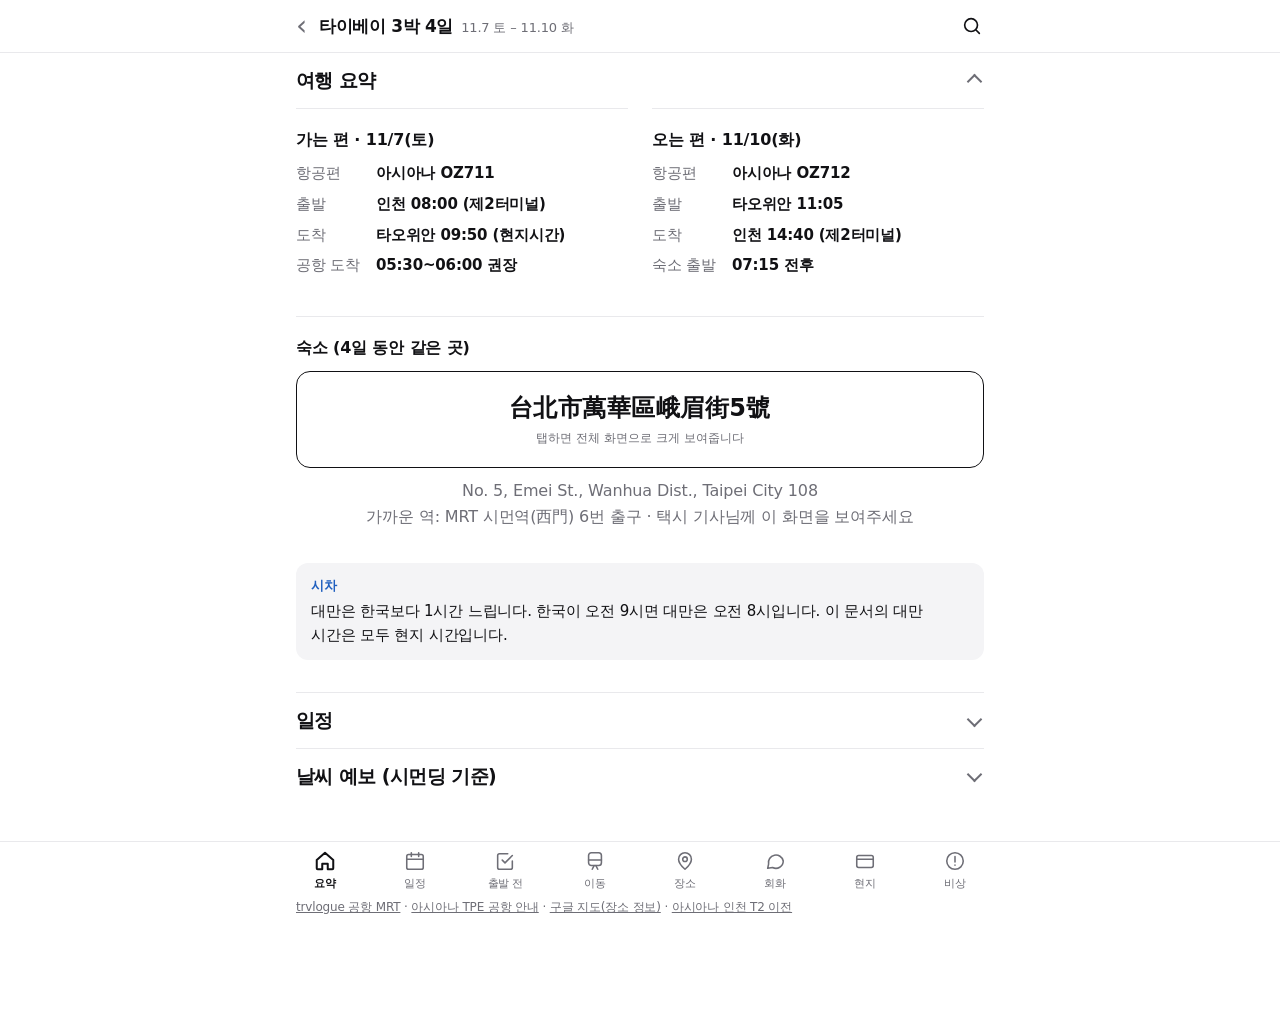
<file: taiwan/index.html>
<!doctype html>
<html lang="ko">
<head>
<meta charset="utf-8">
<meta name="viewport" content="width=device-width, initial-scale=1, viewport-fit=cover">
<meta name="color-scheme" content="light dark">
<meta name="theme-color" content="#ffffff" media="(prefers-color-scheme: light)">
<meta name="theme-color" content="#0c0c0d" media="(prefers-color-scheme: dark)">
<meta name="apple-mobile-web-app-capable" content="yes">
<meta name="mobile-web-app-capable" content="yes">
<meta name="apple-mobile-web-app-title" content="타이베이">
<meta name="apple-mobile-web-app-status-bar-style" content="default">
<link rel="manifest" href="../manifest.webmanifest">
<link rel="icon" href="../icon-192.png">
<link rel="apple-touch-icon" href="../icon-180.png">
<title>타이베이 여행 가이드</title>
<link rel="stylesheet" href="../assets/style.css">
<style>
.ghead{font-size:14px;font-weight:600;color:var(--sub);margin:36px 0 2px}
.sub2{display:block;color:var(--sub);font-size:14px}
h2+.dev-legend+.card{border-top:0;padding-top:4px}
.note .sub2{margin-top:2px}
.tag{display:inline-block;white-space:nowrap;font-size:11px;padding:1px 8px;border-radius:999px;font-weight:700;vertical-align:2px;letter-spacing:0}
.tag.main{background:var(--ink);color:var(--bg)}
.tag.sub{border:1px solid var(--line);color:var(--sub)}
.dev-legend{display:flex;gap:8px;flex-wrap:wrap;margin:0 0 6px}
.dev{display:inline-block;font-size:12px;font-weight:700;padding:2px 9px;border-radius:999px;margin-right:4px;vertical-align:1px;border:1px solid var(--line);color:var(--sub);letter-spacing:0}
.dev.g{color:var(--green);border-color:var(--green)}
.dev.i{color:var(--blue);border-color:var(--blue)}
.closed{display:inline-block;color:var(--accent);font-weight:700;font-size:12px;padding:0 7px;border:1px solid var(--accent);border-radius:999px;margin-left:4px}
.wx{display:grid;grid-template-columns:repeat(4,1fr);border:1px solid var(--line);border-radius:14px;overflow:hidden}
.wx>div{padding:13px 4px;text-align:center;border-left:1px solid var(--line)}
.wx>div:first-child{border-left:0}
.wx b{display:block;font-size:13px;color:var(--sub);font-weight:600}
.wx .hi{display:block;font-size:26px;font-weight:700;margin-top:4px;line-height:1.1}
.wx .lo{display:block;font-size:17px;color:var(--sub)}
.wx small{display:block;font-size:12px;color:var(--sub);margin-top:6px}
.plug{display:flex;align-items:center;gap:12px;margin:8px 0}
.plug>div{flex:1;background:var(--soft);border-radius:12px;padding:12px 14px}
.plug small{display:block;color:var(--sub);font-size:12px}
.plug span{color:var(--sub);font-size:13px;text-align:center;flex:none}
@media (max-width:480px){
.plug{flex-direction:column;align-items:stretch}
.plug span{padding:0}
.plug span::before{content:"↓ "}
}
.timeline .time{font-family:var(--mono);font-weight:700;font-size:14px;margin-right:4px}
.mapwrap{overflow:auto;-webkit-overflow-scrolling:touch;max-height:72vh;border-radius:12px;border:1px solid var(--line)}
.pmapsvg{display:block;width:780px !important;max-width:none !important;height:auto}
.pmapsvg text{font-family:inherit}
.mapnote{font-size:13px;color:var(--sub);margin:8px 2px 0}
.mbg{fill:#f3f1ea}
.river{stroke:#bcd9ee}
.rv{fill:#4a86b5;font-style:italic}
.ml{fill:#1d1d1f;font-weight:600;paint-order:stroke;stroke:#f3f1ea;stroke-width:3px}
.sl{fill:#5d5d63;paint-order:stroke;stroke:#f3f1ea;stroke-width:3px}
.rl{fill:#8a8a90}
.stn{fill:#fff;stroke:#555;stroke-width:2}
.rd{stroke:#fff;stroke-width:7}
.rdM{stroke:#fff;stroke-width:11}
.lgbg{fill:#fff;fill-opacity:.88}
.sc{stroke:#1d1d1f}
@media (prefers-color-scheme: dark){
.mbg{fill:#24242a}
.river{stroke:#22384f}
.rv{fill:#6ea2ff}
.ml{fill:#f2f2f4;stroke:#24242a}
.sl{fill:#a8a8b0;stroke:#24242a}
.rl{fill:#8a8a95}
.stn{fill:#24242a;stroke:#ccc}
.rd{stroke:#3a3a42}
.rdM{stroke:#47474f}
.lgbg{fill:#1e1e21}
.sc{stroke:#f2f2f4}
}
.big .bz.addr{font-size:clamp(30px,9vw,60px)}
</style>
</head>
<body>

<header class="top"><div class="in">
  <div><a class="back" href="../?home" aria-label="여행 목록">‹</a><b>타이베이 3박 4일</b><span>11.7 토 – 11.10 화</span></div>
  <button class="iconbtn" id="sbtn" aria-label="검색"><svg viewBox="0 0 24 24"><circle cx="11" cy="11" r="7"/><path d="M20 20l-3.6-3.6"/></svg></button>
</div></header>

<main class="wrap">
<div class="pane" id="tab-home" role="tabpanel"><section id="summary">
  <h2>여행 요약</h2>
  <div class="grid">
    <div class="card">
      <h3 style="margin-top:0"> 가는 편 · 11/7(토)</h3>
      <dl class="kv">
        <dt>항공편</dt><dd>아시아나 OZ711</dd>
        <dt>출발</dt><dd>인천 08:00 (제2터미널)</dd>
        <dt>도착</dt><dd>타오위안 09:50 (현지시간)</dd>
        <dt>공항 도착</dt><dd>05:30~06:00 권장</dd>
      </dl>
    </div>
    <div class="card">
      <h3 style="margin-top:0"> 오는 편 · 11/10(화)</h3>
      <dl class="kv">
        <dt>항공편</dt><dd>아시아나 OZ712</dd>
        <dt>출발</dt><dd>타오위안 11:05</dd>
        <dt>도착</dt><dd>인천 14:40 (제2터미널)</dd>
        <dt>숙소 출발</dt><dd>07:15 전후</dd>
      </dl>
    </div>
  </div>
  <div class="card" style="margin-top:12px">
    <h3 style="margin-top:0"> 숙소 (4일 동안 같은 곳)</h3>
    <div class="big-addr" role="button" tabindex="0">台北市萬華區峨眉街5號</div>
    <p style="text-align:center;margin:0;color:var(--sub)">No. 5, Emei St., Wanhua Dist., Taipei City 108<br>가까운 역: MRT 시먼역(西門) 6번 출구 · 택시 기사님께 이 화면을 보여주세요</p>
  </div>
  <div class="note info"><b>시차</b>대만은 한국보다 1시간 느립니다. 한국이 오전 9시면 대만은 오전 8시입니다. 이 문서의 대만 시간은 모두 현지 시간입니다.</div>
  <p class="offstat" id="offstat"></p>
</section><section id="plan"><h2>일정</h2><div id="plan-body"></div><div class="grid" style="margin-top:12px"><div class="note ok" style="margin:8px 0"><b>꼭 먹을 것 ① 딘타이펑</b>7일 13시 반쯤 푸싱점으로 잡았습니다. 대기가 길 수 있으니 번호표를 먼저 받으세요. 지점 정보는 <a href="#places" data-go="places">장소 탭</a>에 있습니다.</div><div class="note info" style="margin:8px 0"><b>9일 키키 레스토랑 11:30 예약</b>ATT 4 FUN 6층(松壽路12號6樓)으로 안내된 지점 기준입니다. 예약 확인서의 지점을 꼭 확인하세요. 식사 뒤 101 전망대, 지우펀 순서입니다.</div></div></section><section id="weather">
  <h2>날씨 예보 (시먼딩 기준)</h2>
  <div class="card">
    <div class="wx"><div><b>11/7 토</b><span class="hi">24°</span><span class="lo">22°</span><small>강수 15%</small></div><div><b>11/8 일</b><span class="hi">28°</span><span class="lo">22°</span><small>강수 0%</small></div><div><b>11/9 월</b><span class="hi">23°</span><span class="lo">18°</span><small>강수 15%</small></div><div><b>11/10 화</b><span class="hi">20°</span><span class="lo">18°</span><small>강수 15%</small></div></div><p class="more" style="margin:6px 0 0">큰 숫자는 최고, 작은 숫자는 최저 기온입니다.</p>
    <div class="grid" style="margin-top:12px">
      <div class="note info" style="margin:0"><b>7~8일 (토·일)</b>반팔이 맞는 날씨입니다. 일요일은 낮 28℃까지 올라 덥습니다.</div>
      <div class="note warn" style="margin:0"><b>9~10일 (월·화)</b>최저 18℃로 쌀쌀해집니다. 얇은 겉옷이나 가디건을 꼭 챙기세요.</div>
    </div>
    <div class="note info"><b> 우산</b>강수확률은 낮지만 11월 타이베이는 갑자기 소나기가 오는 일이 많습니다. <b>접이식 우산 하나는 챙기시길 권합니다.</b> 편의점에서도 쉽게 살 수 있습니다.</div>
    <p style="font-size:13px;color:var(--sub);margin:0">※ 11월 5일 기준 예보입니다. 출발 전에 한 번 더 확인해 주세요.</p>
  </div>
</section></div><div class="pane" id="tab-plan" role="tabpanel"><section id="plan2" class="flat"><h2>일정 (11/7–11/10)</h2><div id="plan-body2"></div><div class="grid" id="plan-notes2" style="margin-top:12px"></div></section></div><div class="pane" id="tab-before" role="tabpanel"><section id="check"><h2>출발 전 체크리스트</h2>
<div class="card">
  <h3 style="margin-top:0"> 서류·입국</h3>
  <ul class="check">
    <li><label><input type="checkbox"><span><b>TWAC 온라인 입국신고서 제출</b> → 완료 메일 확인 <a href="#twac" class="jump">방법 ↓</a></span></label></li>
    <li><label><input type="checkbox"><span>여권 유효기간 확인 (6개월 이상 남은 것이 안전)</span></label></li>
    <li><label><input type="checkbox" checked><span>여행자 보험 가입 (카카오페이)</span></label></li>
  </ul>
  <h3> 결제</h3>
  <ul class="check">
    <li><label><input type="checkbox" checked><span>트래블월렛에 대만달러(TWD) 충전 </span></label></li>
    <li><label><input type="checkbox"><span>와이프 토스: <b>외화통장을 해외결제 계좌로 설정</b></span></label></li>
    <li><label><input type="checkbox"><span>트래블월렛·토스·신한카드 모두 <b>해외 원화결제(DCC) 차단</b></span></label></li>
    <li><label><input type="checkbox"><span>신한카드 해외 사용 가능 상태인지 확인</span></label></li>
    <li><label><input type="checkbox"><span>라인페이(신한카드 앱) 대만 결제 되는지 확인</span></label></li>
  </ul>
  <h3> 앱 (한국에서 미리)</h3>
  <ul class="check">
    <li><label><input type="checkbox"><span><b>Uber 앱</b> 로그인 + 카드 등록 (택시용, 한 명만 해도 됨) <a href="#apps" class="jump">이유 ↓</a></span></label></li>
    <li><label><input type="checkbox"><span><b>Uber Eats 앱</b> 로그인 + 카드 등록 (배달용)</span></label></li>
    <li><label><input type="checkbox"><span>eSIM 또는 유심 구매·설치</span></label></li>
    <li><label><input type="checkbox"><span>구글 지도 '대만' 목록 열리는지 확인</span></label></li>
    <li><label><input type="checkbox"><span> <b>구글 지도 오프라인 지도</b> 받기: 타이베이 시내 + 지우펀 (두 폰 모두, 와이파이) <a href="#offmap" class="jump">방법 ↓</a></span></label></li>
    <li><label><input type="checkbox"><span> <b>갤럭시 AI 언어팩</b> 중국어·한국어 받기 (와이파이) <a href="#translate" class="jump">방법 ↓</a></span></label></li>
    <li><label><input type="checkbox"><span> <b>아이폰 번역 언어</b> 중국어(번체)·한국어 받기 (와이프)</span></label></li>
    <li><label><input type="checkbox"><span> <b>구글 번역 오프라인 중국어(번체)</b> 받기 + 파파고 설치 (두 폰 모두)</span></label></li>
    <li><label><input type="checkbox"><span>비행기 모드에서 카메라 번역·통역 되는지 테스트</span></label></li>
  </ul>
  <h3> 짐</h3>
  <ul class="check">
    <li><label><input type="checkbox"><span><b>A타입(11자) 플러그 어댑터</b></span></label></li>
    <li><label><input type="checkbox"><span>접이식 우산, 얇은 겉옷 (9~10일 쌀쌀, 지우펀은 더 추움)</span></label></li>
    <li><label><input type="checkbox"><span>보조배터리는 <b>기내 가방</b>에 (100Wh 이하)</span></label></li>
    <li><label><input type="checkbox"><span>가방에 <b>고기 든 음식, 생과일, 전자담배</b> 없는지 확인 <a href="#ban" class="jump">목록 ↓</a></span></label></li>
    <li><label><input type="checkbox"><span>편한 신발 (지우펀 계단·비탈)</span></label></li>
  </ul>
  <h3> 출발일</h3>
  <ul class="check">
    <li><label><input type="checkbox"><span>인천공항 <b>제2터미널</b> 05:30~06:00 도착할 교통편·첫차 확인</span></label></li>
  </ul>
  <p style="font-size:13px;color:var(--sub);margin:8px 0 0">※ 체크 표시는 이 기기에 저장됩니다.</p>
</div>
<h3>콘센트 모양</h3>
  <div class="card">
    <div class="plug"><div><small>한국</small><b>220V · 둥근 2핀</b></div><span>어댑터</span><div><small>대만</small><b>110V · 납작한 11자 (A타입)</b></div></div>
    <p style="margin:8px 0 0;font-size:15px">휴대폰과 노트북 충전기는 대부분 프리볼트(100~240V)라 <b>어댑터만 끼우면 됩니다.</b> 드라이기나 고데기 같은 220V 전용 기기는 쓸 수 없습니다.</p>
  </div>
</section><section id="apps"><h2>앱 미리 설치·설정</h2>
<div class="note warn"><b>왜 한국에서 미리 해야 하나요?</b>로그인할 때 <b>문자 인증</b>이 필요한 경우가 많은데, 데이터 전용 eSIM을 쓰면 대만에서 한국 번호로 문자를 못 받을 수 있습니다. 카드 등록도 미리 해두면 현지에서 바로 쓸 수 있습니다.</div>
<div class="card tbl">
  <table>
    <tr><th>앱</th><th>용도</th><th>미리 할 일</th></tr>
    <tr><td><b>Uber</b></td><td>택시·차량 호출</td><td>한국 계정 로그인, 트래블월렛 카드 등록</td></tr>
    <tr><td><b>Uber Eats</b></td><td>숙소로 음식 배달</td><td>로그인, 트래블월렛 카드 등록 (거절되면 신한카드)</td></tr>
    <tr><td><b>구글 지도</b></td><td>길찾기, 버스 시간, 저장한 '대만' 목록</td><td>목록 확인 + 오프라인 지도 받기</td></tr>
    <tr><td><b>구글 번역 · 파파고</b></td><td>메뉴판 카메라 번역</td><td>설치 + 오프라인 언어 받기 (아래 번역 준비 참고)</td></tr>
    <tr><td><b>트래블월렛 · 토스</b></td><td>잔액 확인, 카드 정지</td><td>로그인 상태 확인</td></tr>
    <tr><td><b>카카오페이</b></td><td>여행자 보험 확인·청구</td><td>보험 가입 내역과 긴급지원 연락처 확인</td></tr>
    <tr><td><b>카카오 T</b> (선택)</td><td>해외 차량 호출</td><td>대만 지원 여부를 앱에서 확인 <a href="#transit" class="jump" data-go="move">→ 이동 탭</a></td></tr>
  </table>
</div>
<p style="font-size:13px;color:var(--sub)">Uber Eats는 위치가 대만으로 바뀌기 전에는 대만 가게가 안 보이는 게 정상입니다. 주문 방법은 '대만에서' 탭에 있습니다.</p>
</section><section id="translate"><h2>번역 준비 (폴드7 · 아이폰)</h2>
<div class="dev-legend"><span class="dev g"> 갤럭시 폴드7 (요한)</span><span class="dev i"> 아이폰 (와이프)</span></div>
<div class="note info"><b>어떤 언어를 받아야 하나요?</b>대만은 <b>중국어(만다린)</b>를 쓰고 글자는 <b>번체자(繁體)</b>입니다. 언어를 고를 때 <b>'중국어(번체)'</b>나 <b>'중국어(대만)'</b>이 있으면 그것을, 없으면 그냥 '중국어'를 받으세요. '대만어(台語)'는 받을 필요 없습니다. 말소리(만다린)는 중국 본토와 같아서 통역도 '중국어'로 됩니다.</div>
<div class="note warn"><b>언제 하나요?</b>언어팩은 수백 MB까지 될 수 있으니 <b>출국 전 집 와이파이에서</b> 받으세요. 받은 뒤 <b>비행기 모드로 켜서 테스트</b>하면, 현지에서 데이터가 안 될 때도 쓸 수 있는지 확인됩니다.</div>

<div class="card">
  <h3 style="margin-top:0"><span class="dev g"> 폴드7</span> ① 갤럭시 AI 언어팩 <span class="tag main">필수</span></h3>
  <p style="margin:0 0 6px">폴드7에 들어 있는 <b>통역(대화 통역), 실시간 통화 통역, 채팅 번역, 사진 속 글자 번역</b>이 이 언어팩을 씁니다.</p>
  <ol>
    <li><b>설정 → Galaxy AI</b>로 들어갑니다.</li>
    <li><b>통역</b>(또는 '실시간 통역') 항목을 누르고, 안에 있는 <b>언어팩</b> 메뉴로 들어갑니다.</li>
    <li><b>중국어</b>와 <b>한국어</b> 옆의 다운로드 버튼을 누릅니다.</li>
    <li>같은 화면이나 Galaxy AI 설정에 <b>'기기에서만 데이터 처리'</b> 옵션이 있으면 켜서 오프라인으로 되는지 확인해 보세요. 평소에는 꺼두셔도 됩니다.</li>
  </ol>
  <p style="font-size:13px;color:var(--sub);margin:4px 0 0">※ 메뉴 이름과 위치는 소프트웨어 버전에 따라 조금 다를 수 있습니다. 설정 맨 위 검색창에 <b>'언어팩'</b>이나 <b>'통역'</b>을 검색하면 바로 찾을 수 있습니다.</p>
  <h3>폴드7에서 통역 쓰는 법</h3>
  <ul>
    <li><b>대화 통역</b>: 빠른 설정 패널(위에서 아래로 쓸어내리기)에 '통역' 버튼을 추가해 두면 바로 켤 수 있습니다. 한국어 ↔ 중국어를 고르고 말하면 번역해서 읽어줍니다.</li>
    <li><b>마주 보고 대화</b>: 화면을 반쯤 접어 세우거나, 대화 모드에서 <b>커버 화면에 상대방 쪽 번역</b>을 띄우는 기능을 쓰면 상대가 바로 읽을 수 있습니다.</li>
    <li><b>통화 통역</b>: 식당 예약 등으로 전화할 때 전화 앱의 통화 통역 기능을 켜면 통화 중에 번역됩니다.</li>
  </ul>
</div>

<div class="card">
  <h3 style="margin-top:0"><span class="dev i"> 아이폰</span> ① 애플 번역 언어 다운로드 <span class="tag main">필수</span></h3>
  <p style="margin:0 0 6px">아이폰 기본 <b>번역 앱, 카메라·사진의 글자 인식(라이브 텍스트) 번역</b>이 이 언어를 씁니다.</p>
  <ol>
    <li><b>설정 → 앱 → 번역</b>으로 들어갑니다. (iOS 버전에 따라 <b>설정 → 번역</b>)</li>
    <li><b>다운로드된 언어</b>를 누르고 <b>중국어(번체)</b>(또는 '중국어(대만)')와 <b>한국어</b> 옆의 다운로드 버튼을 누릅니다.</li>
    <li>같은 화면의 <b>'기기 내 모드'</b>를 켜면 인터넷 없이 번역되는지 확인할 수 있습니다.</li>
  </ol>
  <p style="font-size:13px;color:var(--sub);margin:4px 0 0">※ 설정 검색창에 '번역'을 검색하면 바로 찾을 수 있습니다.</p>
  <h3>아이폰에서 쓰는 법</h3>
  <ul>
    <li><b>메뉴판 비추기</b>: <b>번역 앱 → 카메라</b> 탭에서 메뉴판을 비추면 글자 위에 한국어가 덮여 보입니다.</li>
    <li><b>카메라 앱으로 바로</b>: 카메라를 글자에 비추면 오른쪽 아래에 <b>글자 인식 버튼</b>이 나옵니다. 누르고 <b>번역</b>을 고르세요.</li>
    <li><b>찍어둔 사진</b>: 사진 앱에서 사진을 열고 <b>글자 인식 버튼 → 번역</b>.</li>
    <li><b>대화</b>: 번역 앱 → <b>대화</b> 탭에서 한국어 ↔ 중국어로 말하면 번역해서 읽어줍니다. 화면을 상대에게 보여주는 모드도 있습니다.</li>
    <li><b>빠르게 켜기</b>: 설정 → 제어 센터에 <b>번역</b> 버튼을 추가해 두면 바로 열 수 있습니다.</li>
  </ul>
</div>
<div class="card">
  <h3 style="margin-top:0"><span class="dev g">폴드7</span><span class="dev i">아이폰</span> ② 구글 번역 앱 + 오프라인 중국어 <span class="tag main">둘 다 필수</span></h3>
  <p style="margin:0 0 6px">메뉴판·간판을 <b>카메라로 비추면 바로 번역</b>되는 기능이 가장 쓸모 있습니다.</p>
  <ol>
    <li><b>Google 번역</b>을 설치하거나 업데이트합니다. (폴드7은 플레이스토어, 아이폰은 앱스토어)</li>
    <li>앱 위쪽 언어 선택에서 <b>중국어(번체)</b> → <b>한국어</b>로 맞춥니다.</li>
    <li>언어 이름을 누르면 나오는 목록에서 중국어 옆의 <b>다운로드(↓) 아이콘</b>을 눌러 오프라인 언어를 받습니다. 한국어도 함께 받으세요. <br><span class="sub2"> 폴드7: 프로필 아이콘 → 설정 → '오프라인 번역 언어' ·  아이폰: 프로필 아이콘 → <b>오프라인 언어</b>에서도 받을 수 있습니다.</span></li>
    <li>비행기 모드에서 <b>카메라 → 실시간 번역</b>이 되는지 확인합니다.</li>
  </ol>
  <p style="font-size:13px;color:var(--sub);margin:4px 0 0">※ 오프라인에서는 글자·카메라 번역은 잘 되지만, 음성 번역은 인터넷이 있을 때가 더 정확합니다.</p>
</div>

<div class="card">
  <h3 style="margin-top:0"><span class="dev g">폴드7</span><span class="dev i">아이폰</span> ③ 파파고 <span class="tag sub">추천</span></h3>
  <p style="margin:0 0 6px">한국어 번역 품질이 자연스러워 메뉴 설명을 읽을 때 좋습니다. <b>이미지 번역</b>으로 메뉴판 사진을 찍으면 글자 위에 한국어가 덮여 보입니다.</p>
  <ol>
    <li>파파고 설치 → 언어를 <b>중국어(번체)</b> ↔ 한국어로 설정</li>
    <li>앱 설정에 <b>오프라인 번역</b> 메뉴가 있으면 한국어-중국어 팩을 받아 두세요.</li>
  </ol>
  <p style="font-size:13px;color:var(--sub);margin:4px 0 0">※ 파파고 이미지 번역은 인터넷이 필요할 수 있습니다. 데이터가 안 될 때는 ②의 구글 번역을 쓰세요.</p>
</div>

<div class="card">
  <h3 style="margin-top:0">④ 있으면 편한 것 <span class="tag sub">선택</span></h3>
  <p style="margin:0 0 4px;font-weight:700"> 폴드7</p>
  <ul>
    <li><b>서클 투 서치</b>: 아무 화면에서나 <b>하단 네비게이션 바(홈)를 길게 누르고</b> 글자에 동그라미 → '번역'. 인스타·구글 지도 리뷰의 중국어를 바로 번역할 때 좋습니다. 인터넷이 필요합니다.</li>
    <li><b>사진 속 글자 복사</b>: 갤러리에서 사진을 열면 글자를 인식하는 버튼(T 모양)이 나옵니다. 누르면 글자를 복사하거나 번역할 수 있어, 낮에 찍은 메뉴판·안내문을 나중에 번역할 때 좋습니다.</li>
    <li><b>삼성 키보드에 중국어 추가</b>: 설정 → 일반 → 삼성 키보드 설정 → 언어 및 입력 방식 → 언어 관리에서 <b>中文(臺灣)</b>을 추가하면 손글씨로 한자를 써서 검색할 수 있습니다. 키보드 안의 <b>번역</b> 버튼으로 한국어를 쳐서 중국어로 바꿔 보내는 것도 됩니다 (우버이츠 기사님께 메시지 보낼 때 유용).</li>
  </ul>
  <p style="margin:10px 0 4px;font-weight:700"> 아이폰</p>
  <ul>
    <li><b>구글 앱의 렌즈</b>: 구글 앱(또는 구글 번역)에서 렌즈를 열어 글자를 비추면 번역됩니다. 갤럭시의 서클 투 서치와 비슷하게 쓸 수 있습니다. 인터넷이 필요합니다.</li>
    <li><b>중국어 키보드 추가</b>: 설정 → 일반 → 키보드 → 키보드 → 새로운 키보드 추가 → <b>중국어(번체)</b> → <b>필기</b>를 고르면 손글씨로 한자를 써서 검색할 수 있습니다.</li>
    <li><b>메시지 번역</b>: 한국어로 쓴 글을 번역 앱에 붙여넣어 중국어로 바꾼 뒤 복사해서 보내면 됩니다.</li>
  </ul>
</div>
</section><section id="offmap"><h2>지도 오프라인 저장</h2>
<div class="card">
  <h3 style="margin-top:0">① 구글 지도 오프라인 지도 <span class="tag main">필수</span></h3>
  <ol>
    <li>구글 지도 앱 오른쪽 위 <b>프로필 사진</b> → <b>오프라인 지도</b></li>
    <li><b>내 지도 선택</b> → 네모 칸을 움직여 <b>타이베이 시내 전체</b>(스린 야시장~융캉제)가 들어가게 맞춤 → <b>다운로드</b></li>
    <li>같은 방법으로 <b>지우펀·루이팡</b> 쪽도 따로 하나 더 받기 (시내와 떨어져 있음)</li>
    <li>오프라인 지도 설정()에서 <b>'Wi-Fi에서만 다운로드'</b>와 <b>자동 업데이트</b>를 켜두면 편합니다.</li>
    <li> <b>아이폰도 구글 지도 앱에서 똑같이</b> 하면 됩니다. 두 폰 모두 받아두면 한 명 데이터가 끊겨도 괜찮습니다.</li>
  </ol>
  <div class="note warn" style="margin-bottom:0"><b>오프라인 지도로 되는 것과 안 되는 것</b>지도 보기, 내 위치(GPS), 장소 검색, <b>자동차 길찾기</b>는 됩니다. <b>대중교통·도보 길찾기, 실시간 버스 시간, 영업 여부, 리뷰</b>는 인터넷이 있어야 합니다. 데이터가 끊겼을 때 "지금 어디 있지?"를 확인하는 비상용으로 생각하세요.</div>
</div>
<div class="card">
  <h3 style="margin-top:0">② MRT 노선도 저장 <span class="tag sub">추천</span></h3>
  <ul>
    <li>타이베이 MRT 공식 노선도 이미지를 휴대폰에 저장해 두면 인터넷 없이 볼 수 있습니다. 역에도 크게 붙어 있습니다.</li>
    <li>이 가이드의 장소 탭 지도도 인터넷 없이 보입니다. 파일을 휴대폰에 저장해 가세요.</li>
  </ul>
</div>
<div class="card">
  <h3 style="margin-top:0"> 애플 지도 오프라인 <span class="tag sub">아이폰 선택</span></h3>
  <p style="margin:0">아이폰은 기본 <b>지도 앱 → 프로필(오른쪽 위 또는 검색창 옆) → 오프라인 지도 → 새로운 지도 다운로드</b>로 지역을 받을 수 있습니다. 애플 지도 오프라인은 <b>도보 길찾기</b>도 되는 편이라 구글 지도와 함께 받아두면 좋습니다. 지원 범위는 지역에 따라 다를 수 있습니다.</p>
</div>
<div class="card">
  <h3 style="margin-top:0">③ 완전 오프라인 지도 앱 <span class="tag sub">선택</span></h3>
  <p style="margin:0">인터넷 없이 <b>도보 길찾기</b>까지 되는 앱을 원하시면 <b>Organic Maps</b> 같은 오프라인 지도 앱에서 대만 지도를 받아 두는 방법도 있습니다. 대부분은 구글 지도만으로 충분합니다.</p>
</div>
</section><section id="payprep"><h2>결제 준비</h2>
<div class="card">
  <ul>
    <li><b>트래블월렛</b>: TWD 충전 완료. 앱에서 <b>해외 원화결제 차단</b>이 켜져 있는지 확인하세요.</li>
    <li><b>토스 체크카드 (와이프)</b>: 토스 외화통장을 카드의 <b>해외결제 계좌로 설정</b>해야 해외 ATM 출금 수수료가 면제됩니다. 현지 은행이 받는 ATM 수수료는 따로 붙을 수 있습니다.</li>
    <li><b>신한카드</b>: 해외 사용이 막혀 있지 않은지, 원화결제 차단을 했는지 카드 앱에서 확인하세요.</li>
  </ul>
</div>
<div class="note warn"><b>라인페이 확인해 주세요</b>대만의 LINE Pay 가맹점은 한국인도 쓸 수 있는데, 2023년 기사 기준으로 <b>신한카드 앱(당시 '신한pLay')에서 QR을 스캔해 결제하는 방식</b>입니다. 한국 라인 메신저 계정의 라인페이와는 다를 수 있습니다. 준비해 두신 방식이 결제되는지 출국 전에 앱에서 '해외 결제/LINE Pay 가맹점' 메뉴를 확인해 보세요. 안 되면 카드와 현금으로 충분합니다.</div>
</section><section id="twac">
  <h2>온라인 입국신고서 (TWAC)</h2>
  <div class="card">
    <p style="margin-top:0">2025년 10월부터 종이 입국카드가 없어지고 <b>온라인으로만</b> 받습니다. 일본의 Visit Japan Web 같은 절차라고 보시면 됩니다.</p>
    <dl class="kv">
      <dt>사이트</dt><dd class="mono">twac.immigration.gov.tw</dd>
      <dt>비용</dt><dd>무료 (돈을 받는 비슷한 사이트 주의)</dd>
      <dt>제출 시기</dt><dd>도착 며칠 전부터 가능 (자료마다 3일 또는 7일로 다름)</dd>
      <dt>언어</dt><dd>한국어 안내 지원</dd>
    </dl>
    <h3>입력할 내용</h3>
    <table>
      <tr><th>항목</th><th>입력값</th></tr>
      <tr><td>여권 정보</td><td>여권 사진면을 찍으면 자동 입력</td></tr>
      <tr><td>항공편</td><td class="mono">OZ711</td></tr>
      <tr><td>도착일</td><td class="mono">2026-11-07</td></tr>
      <tr><td>숙소 주소</td><td>台北市萬華區峨眉街5號<br><span style="color:var(--sub);font-size:14px">No. 5, Emei St., Wanhua Dist., Taipei City 108</span></td></tr>
      <tr><td>방문 목적</td><td>관광 (Sightseeing)</td></tr>
    </table>
    <div class="note ok"><b>완료 후</b>확인 메일만 받아두면 되고 출력은 필요 없습니다.</div>
  </div>
</section><section id="ban">
  <h2>반입 금지 물품 (벌금이 매우 큽니다)</h2>
  <div class="tbl card" style="padding:6px 12px">
    <table>
      <tr><th>품목</th><th>예시</th><th>벌금</th></tr>
      <tr><td><b> 육류 제품 전체</b></td><td>육포, 소시지, 햄 샌드위치, 고기 든 컵라면·삼각김밥, 기내식 남은 것</td><td><b style="color:var(--accent)">최대 NT$200,000</b><br>(약 900만 원), 입국 거부 가능</td></tr>
      <tr><td><b> 전자담배·가열담배</b></td><td>액상 전자담배, 아이코스, 릴 등</td><td><b style="color:var(--accent)">NT$50,000~5,000,000</b></td></tr>
      <tr><td><b> 생과일</b></td><td>기내식 과일 포함</td><td>NT$3,000~15,000</td></tr>
      <tr><td><b> 생우유·생크림</b></td><td>생크림빵, 생우유 제품, 날계란</td><td>NT$3,000</td></tr>
    </table>
  </div>
  <div class="note ok"><b>가져가도 되는 것</b>멸균우유, 분유, 완전히 익힌 삶은 달걀, 해물 컵라면, 참치마요 삼각김밥, 고기가 없는 통조림·레토르트 식품</div>
</section></div><div class="pane" id="tab-move" role="tabpanel"><section id="arrive">
  <h2>도착일: 공항에서 숙소까지 (11/7)</h2>
  <div class="card">
    <svg viewBox="0 0 360 430" style="max-width:420px;margin:0 auto" role="img" aria-label="타오위안 공항에서 시먼역까지 가는 노선도">
      <line x1="40" y1="40" x2="40" y2="210" stroke="#7b3fb3" stroke-width="10" stroke-linecap="round"/>
      <line x1="40" y1="210" x2="40" y2="320" stroke="#1f5fbf" stroke-width="10" stroke-linecap="round"/>
      <line x1="40" y1="320" x2="40" y2="395" stroke="currentColor" stroke-opacity=".5" stroke-width="3" stroke-dasharray="6 6"/>
      <circle cx="40" cy="40" r="15" fill="var(--card)" stroke="#7b3fb3" stroke-width="5"/>
      <circle cx="40" cy="210" r="15" fill="var(--card)" stroke="#1f5fbf" stroke-width="5"/>
      <circle cx="40" cy="210" r="8" fill="#7b3fb3"/>
      <circle cx="40" cy="320" r="15" fill="var(--card)" stroke="#1f5fbf" stroke-width="5"/>
      <rect x="24" y="390" width="32" height="32" rx="7" fill="#c8102e"/>
      <text x="40" y="412" text-anchor="middle" font-size="16" fill="#fff">H</text>
      <g fill="currentColor">
        <text x="72" y="38" font-size="18" font-weight="700">타오위안 공항</text>
        <text x="72" y="60" font-size="14" fill-opacity=".7">機場第二航廈 (A13)</text>
        <text x="72" y="208" font-size="18" font-weight="700">타이베이역</text>
        <text x="72" y="230" font-size="14" fill-opacity=".7">台北車站 (A1) · 환승 통로 약 10분</text>
        <text x="72" y="318" font-size="18" font-weight="700">시먼역 6번 출구</text>
        <text x="72" y="340" font-size="14" fill-opacity=".7">西門 (BL11)</text>
        <text x="72" y="404" font-size="18" font-weight="700">숙소</text>
        <text x="72" y="424" font-size="14" fill-opacity=".7">峨眉街5號</text>
      </g>
      <g>
        <rect x="68" y="100" width="270" height="62" rx="10" fill="#7b3fb3" fill-opacity=".12"/>
        <text x="82" y="126" font-size="15" font-weight="700" fill="#7b3fb3">공항 MRT 직통 (보라색)</text>
        <text x="82" y="148" font-size="14" fill="currentColor" fill-opacity=".8">약 40분 · 약 NT$150~160</text>
        <rect x="68" y="248" width="270" height="52" rx="10" fill="#1f5fbf" fill-opacity=".12"/>
        <text x="82" y="270" font-size="15" font-weight="700" fill="#1f5fbf">반난선 (파란색) 板南線</text>
        <text x="82" y="290" font-size="14" fill="currentColor" fill-opacity=".8">1정거장 · 약 3분</text>
        <text x="72" y="370" font-size="14" fill="currentColor" fill-opacity=".8"> 도보 약 5분</text>
      </g>
    </svg>
    <div class="note warn" style="margin-bottom:0"><b>환승 안내</b>타이베이역에서 공항 MRT와 일반 MRT 역은 떨어져 있어 갈아타는 통로가 꽤 깁니다(약 10분). "Taipei Metro / 捷運 板南線" 표지판을 따라가세요.</div>
  </div>

  <h3>시간표</h3>
  <div class="card">
    <div class="timeline">
      <div class="t"><span class="time">05:30~06:00</span> 인천공항 <b>제2터미널</b> 도착 (아시아나는 2026년 1월부터 T2 사용)</div>
      <div class="t key"><span class="time">08:00</span> OZ711 출발</div>
      <div class="t key"><span class="time">09:50</span> 타오위안 도착 (아시아나 공식 안내 기준 제2터미널, 탑승권에서 확인)</div>
      <div class="t"><span class="time">~10:50</span> 입국심사, 짐 찾기, 세관</div>
      <div class="t"><span class="time">~11:10</span> 도착로비에서 ATM 인출 · eSIM 확인 (아래 순서)</div>
      <div class="t"><span class="time">~11:15</span> 공항 MRT 직통열차 탑승 (약 40분)</div>
      <div class="t"><span class="time">~12:15</span> 숙소 도착 → 체크인 전이면 <b>짐만 맡기고</b> 난징푸싱역에서 이지카드 → 딘타이펑 (일정 탭 참고)</div>
    </div>
  </div>

  <h3>도착로비에서 할 일 (순서대로)</h3>
  <div class="card">
    <ol class="steps">
      <li><b>입국심사</b>: 여권과 미리 작성한 TWAC 화면(캡처)을 준비하세요. 줄이 길면 30분 넘게 걸릴 수 있어요.</li>
      <li><b>수하물</b>: 전광판에서 OZ711 수취대 번호를 확인하고, 세관을 지나 1층 도착로비로 나옵니다.</li>
      <li><b>ATM에서 현금 인출</b>: 도착로비에 은행 ATM이 줄지어 있습니다. 공항 안내도에는 출국장 안쪽(제한구역)에 ATM이 없고 도착층에 있다고 나옵니다. 직접 다녀온 후기에서는 <b>Bank of Taiwan(臺灣銀行)과 Mega Bank(兆豐銀行)</b> ATM이 수하물 찾는 곳 뒤 1층에 은행별로 모여 있었습니다.
        <ul>
          <li>國泰世華(Cathay United)는 이 위치에서 확인하지 못했습니다. 보이면 써도 되지만 없어도 괜찮아요.</li>
          <li>카드 → PIN → <b>Savings</b> → 금액 순서이고, 금액은 NT$3,000~5,000 정도면 4일 동안 넉넉합니다.</li>
          <li>일부 은행 ATM은 외국 카드에 건당 약 NT$100을 따로 받습니다. 화면에 수수료(手續費) 안내가 뜨면 <b>취소하고 다른 은행 ATM</b>으로 가세요.</li>
          <li>트래블월렛 앱의 무료 출금 한도와 수수료 조건을 출발 전에 확인하세요.</li>
          <li>ATM은 대부분 NT$1,000권이 나옵니다. 편의점에서 물이나 간식을 사면서 잔돈을 만드세요.</li>
        </ul>
      </li>
      <li><b>ATM이 안 될 때</b>: 도착로비 은행 창구에서 한국 돈 환전이 됩니다. 수하물 구역 근처 24시간 창구는 덜 붐빈다는 후기가 있습니다. 환율과 수수료는 ATM보다 불리할 수 있어요.</li>
      <li><b>eSIM</b>: 비행기에서 내리면 데이터 로밍이나 eSIM 회선을 켜고, 인터넷이 연결되는지 확인하세요. 구글 지도와 Uber가 곧바로 필요합니다.</li>
      <li><b>이지카드는 아직 사지 않기</b>: 난징푸싱역에서 살 예정이라 공항에서는 사지 않아요. 그때까지 MRT는 아래 <b>1회권</b>으로 탑니다.</li>
      <li><b>MRT로 가기 (공항 MRT 1회권)</b>: 도착로비에서 "MRT / 高鐵" 표지판을 따라가면 터미널 지하에 A13역이 있습니다. 세관을 나와서 걸어서 약 5~10분입니다.
        <ul>
          <li>자동발매기 화면에서 영어(국기 아이콘)를 고르고, 목적지는 <b>Taipei Main Station (A1)</b>, 열차는 <b>직통(Express)</b>, 인원은 1명씩 사세요.</li>
          <li>요금은 NT$150~160입니다. 발매기마다 받는 지폐와 카드 결제 가능 여부가 다를 수 있으니 화면을 확인하세요. ATM에서 뽑은 NT$1,000권은 편의점에서 미리 잔돈으로 바꿔 두면 안전합니다.</li>
          <li>나온 표(토큰)를 개찰구 센서에 대고 들어가고, 타이베이역 도착해서 나올 때 투입구에 넣으면 됩니다.</li>
        </ul>
      </li>
      <li><b>직통열차</b>(直達車, 보라색)를 타세요. 약 15분 간격이고 제2터미널에서 타이베이역까지 약 39분입니다. 요금은 안내마다 NT$150~160으로 조금 다릅니다. 일반차(普通車)는 모든 역에 서서 더 오래 걸려요.</li>
      <li><b>타이베이역에서 시먼역 (일반 MRT 1회권)</b>: 공항 MRT 표로는 일반 MRT를 탈 수 없어서 <b>새로 사야 합니다</b>. 파란선(반난선) 개찰구 앞 발매기에서 영어를 고르고, 지도에서 <b>Ximen(西門)</b>을 누르면 요금(NT$20)이 나옵니다. 돈을 넣고 나온 토큰을 개찰구에 대세요. 딩푸(頂埔) 방향 1정거장이고, 시먼역에서 나올 때 토큰을 투입구에 넣습니다.</li>
      <li><b>시먼역에서 난징푸싱역 (1회권)</b>: 같은 방법으로 난징푸싱(南京復興)행을 사세요(NT$20~25). 초록선 쑹산 방향 4정거장이고, 7번 출구로 나갑니다. 이지카드를 산 다음부터는 카드를 찍고 탑니다.</li>
    </ol>
  </div>
  <p class="more">※ 공항 안의 ATM 위치와 요금은 공식 안내가 아닌 여행 후기와 안내도를 바탕으로 정리했습니다. 도착하면 현장 표지판을 우선하세요.</p>

  <div class="note info"><b>1회권(單程票) 사용법</b>둥근 파란 토큰이 나오는 표입니다. 발매기에서 도착역을 고르면 요금이 나오고, 돈을 넣으면 토큰이 나옵니다. 들어갈 때 센서에 대고, 나올 때 투입구에 넣어요. 잃어버리면 안 되니 주머니에 따로 넣으세요. 이지카드(悠遊卡)는 난징푸싱역 7번 출구에서 사서 그다음부터 쓰세요.</div>

</section><section id="transit"><h2>시내 교통</h2>
<div class="card">
  <h3 style="margin-top:0"> MRT · 이지카드 (기본)</h3>
  <p style="margin:0">시내는 MRT가 가장 편하고 쌉니다. 난징푸싱역에서 산 <b>이지카드(悠遊卡)</b>를 찍고 타면 되고 (그 전까지는 1회권), 잔액이 부족하면 역 충전기나 편의점에서 충전합니다. 노선은 장소 탭의 시내 지도를 참고하세요.</p>
</div>
<div class="card">
  <h3 style="margin-top:0"> 택시 타는 법</h3>
  <div class="tbl">
  <table>
    <tr><th>방법</th><th>추천</th><th>설명</th></tr>
    <tr><td><b>Uber</b></td><td><span class="tag main">추천</span></td><td>한국 계정·한국 번호 그대로 사용, 등록한 카드로 자동 결제됩니다. 목적지를 앱에 입력하니 말이 안 통해도 됩니다. 요금이 미리 나오지만 붐비는 시간에는 비싸집니다.</td></tr>
    <tr><td><b>길에서 잡기</b></td><td><span class="tag sub">가능</span></td><td>노란 택시가 많아 손을 들면 섭니다. 미터 요금이고 <b>현금을 준비하세요</b> (카드 안 되는 차가 많음). 숙소 주소 화면이나 구글 지도 목적지를 보여주세요.</td></tr>
    <tr><td><b>카카오 T</b></td><td><span class="tag sub">확인 필요</span></td><td>2023년 기사 기준으로 대만 YOXI와 연동해 한국 카카오 T 앱으로 호출할 수 있었습니다. 지금도 되는지 앱의 해외 호출 메뉴에서 확인해 보세요.</td></tr>
    <tr><td>55688 · LINE GO</td><td>비추천</td><td>대만 현지 앱. <b>대만 전화번호가 있어야 가입</b>할 수 있습니다.</td></tr>
  </table>
  </div>
  <h3>타이베이 택시 요금 (미터)</h3>
  <dl class="kv">
    <dt>기본요금</dt><dd>NT$85 (첫 1.25km)</dd>
    <dt>이후</dt><dd>200m마다 NT$5</dd>
    <dt>대기</dt><dd>저속 60초마다 NT$5</dd>
    <dt>심야</dt><dd>23:00~06:00 1회당 NT$20 추가</dd>
  </dl>
  <p style="font-size:14px;color:var(--sub);margin:8px 0 0">계산해 보면 숙소 → 타이베이역(약 1.5km)은 NT$90~100 정도입니다. 시내 다른 곳도 거리에 따라 대략 계산해 보실 수 있습니다. 공항 택시는 요금 체계가 따로 있어 더 비쌉니다.</p>
  <p class="more">택시에서 쓰는 말은 <a class="jump" href="#talk-taxi" data-go="talk">회화 탭 › 택시·길</a>에 있습니다.</p>
</div>
<div class="note info"><b>귀국일 아침(11/10) 택시로 갈 경우</b>Uber 앱에서 <b>미리 예약</b>(최소 30분 전부터 가능)해 두면 07:15 출발이 편합니다. 숙소에 콜택시를 부탁하는 방법도 있습니다.</div>
</section><section id="shilin"><h2>11/7(토) 스린 야시장 가는 법</h2>
<div class="card">
  <ol>
    <li>숙소 → <b>MRT 시먼역</b>(西門)</li>
    <li><b>초록선</b>(쑹산신뎬선, 쑹산 방향) → <b>중산역(中山)</b>에서 <b>빨간선</b>(단수이 방향)으로 환승<br><span class="sub2">또는 파란선 → 타이베이역 → 빨간선</span></li>
    <li><b>젠탄역(劍潭)</b> 하차 → <b>1번 출구</b>, 길 건너면 야시장. 약 25~30분</li>
  </ol>
  <div class="note info" style="margin-bottom:0"><b>팁</b>16시부터 열고 저녁 7~9시가 가장 붐빕니다. 현금을 넉넉히, 물티슈를 챙기세요. 지하 푸드코트(士林市場 美食區)는 에어컨이 있어 앉아서 먹기 좋습니다. 돌아올 때는 젠탄역에서 같은 길로 오면 됩니다.</div>
</div>
</section><section id="jiufen"><h2>11/9(월) 지우펀 가는 법</h2>
<div class="card">
  <table>
    <tr><th>방법</th><th>타는 곳</th><th>시간·요금</th></tr>
    <tr><td><b>965번 버스</b></td><td><b>시먼 정류장</b> (숙소 근처)</td><td>약 1시간~ · 이지카드 가능</td></tr>
    <tr><td><b>1062번 버스</b></td><td>MRT 충샤오푸싱역(忠孝復興) 2번 출구 근처</td><td>약 1~1.5시간 · 약 NT$100 안팎</td></tr>
    <tr><td><b>기차 + 버스</b></td><td>타이베이역 → 루이팡(瑞芳)역 → 788·827번 버스</td><td>기차 약 1시간 + 버스 15~20분</td></tr>
    <tr><td><b>택시</b></td><td>루이팡역 → 지우펀</td><td>약 NT$200</td></tr>
    <tr><td><b>Uber</b></td><td>숙소 → 지우펀 바로</td><td>약 1시간 · 가장 편하지만 비쌈 (시내→지우펀 택시 약 NT$1,000 수준)</td></tr>
  </table>
  <div class="note warn"><b>주의</b>지우펀은 산 위라 시내보다 <b>쌀쌀하고 비·안개가 잦습니다.</b> 9일은 시내 최저 18℃ 예보라 겉옷과 우산을 꼭 챙기세요. 계단과 비탈이 많으니 편한 신발을 신으세요. 825번 버스는 주말에만 다닙니다.</div>
  <div class="note info" style="margin-bottom:0"><b>추천 흐름</b>9일은 키키 점심(11:30)과 101 전망대 뒤 15시 반쯤 출발 → 지우펀 골목 구경과 간식(위위안 芋圓, 땅콩 아이스크림) → 노을과 홍등 → 저녁에 복귀. <b>저녁 귀가 버스는 줄이 길 수 있으니</b> 여유 있게 움직이시고, 버스 시간은 현지에서 구글 지도로 확인하세요. 다음 날 아침 7시대에 출발하니 너무 늦게 돌아오지 않는 게 좋습니다.</div>
</div></section><section id="return">
  <h2>귀국일: 숙소에서 공항까지 (11/10)</h2>
  <div class="card">
    <div class="timeline">
      <div class="t"><span class="time">전날 밤</span> 짐 정리, 동전 쓰기, 택스리펀 서류 챙기기</div>
      <div class="t key"><span class="time">07:15~07:30</span> 체크아웃 후 출발</div>
      <div class="t"><span class="time">~07:35</span> 시먼역에서 파란선을 타고 타이베이역으로 (1정거장)</div>
      <div class="t"><span class="time">~07:50</span> 타이베이역에서 공항 MRT 직통열차 탑승</div>
      <div class="t key"><span class="time">08:30~08:45</span> 타오위안 공항 도착, 체크인 (출발 2시간 30분 전)</div>
      <div class="t"><span class="time">~10:35</span> 탑승 시작</div>
      <div class="t key"><span class="time">11:05</span> OZ712 출발 → <b>14:40 인천 T2 도착</b></div>
    </div>
  </div>
  <div class="note warn"><b>화요일 아침 출근 시간</b>7~9시에는 MRT가 붐빕니다. 캐리어를 들고 환승 통로를 지나야 하니 여유를 두세요. 짐이 많으면 <b>택시나 우버로 숙소에서 공항까지 바로</b> 가셔도 됩니다(약 40~60분, NT$1,000~1,200 정도).</div>
  <div class="note info"><b>도심공항 체크인 (타이베이역 A1)</b>이용할 수 있으면 짐을 미리 부치고 공항에서는 보안검색만 하시면 됩니다. 이용 가능한 항공사가 정해져 있으니 아시아나가 포함되는지 앱이나 현장에서 확인해 주세요.</div>
  <div class="card">
    <h3 style="margin-top:0">택스리펀 (부가세 환급)</h3>
    <ul>
      <li>"TRS" 표시가 있는 매장에서 <b>하루에 한 매장에서 NT$2,000 이상</b> 사면 대상</li>
      <li>공항 환급 카운터에 <b>영수증, 환급 서류, 여권</b>을 가져가세요</li>
    </ul>
    <h3>한국으로 가져올 때 주의</h3>
    <ul>
      <li>한국도 <b>육포, 소시지 같은 육류 가공품 반입이 금지</b>입니다</li>
      <li>생과일도 반입할 수 없습니다</li>
      <li>펑리수, 누가크래커, 우롱차 같은 과자와 차는 괜찮습니다</li>
    </ul>
  </div>
</section></div><div class="pane" id="tab-places" role="tabpanel"><a class="mylist" target="_blank" rel="noopener" href="https://www.google.com/maps/@/data=!3m1!4b1!4m3!11m2!2skB60sP0f9NHCqpboUKsQ_Q!4s9BcmjJWqe6c?g_ep=EgoyMDI2MTEwMi4wKgBIAVAD"><span><b>내 구글지도 목록 열기</b><small>저장한 장소를 지도에서 한꺼번에 보기 · 인터넷 필요</small></span><i>↗</i></a><section id="kw"><h2>지도 검색어</h2><div id="kw-body"></div></section><section id="places"><h2>저장한 장소 17곳</h2>
<div class="card" style="padding:10px"><h3 style="margin:4px 4px 8px"> 타이베이 시내</h3><div class="mapwrap"><svg viewBox="0 0 700 796" class="pmapsvg" role="img" aria-label="타이베이 시내 장소 개략 지도"><rect width="700" height="796" class="mbg"/><polyline points="15.9,796.1 58.3,632.2 116.7,515.1 159.1,398.0 180.3,281.0 148.5,163.9 74.2,0.0" fill="none" class="river" stroke-width="22" stroke-linecap="round" stroke-linejoin="round"/><polyline points="180.3,245.9 275.8,193.2 403.0,175.6 562.1,204.9 700.0,251.7" fill="none" class="river" stroke-width="16" stroke-linecap="round" stroke-linejoin="round"/><text x="80" y="398" font-size="12" class="rv" transform="rotate(-70 80 398)">단수이강</text><text x="509" y="158" font-size="12" class="rv">지룽강</text><polyline points="269.4,560.8 233.3,526.8 127.3,444.9 0.0,374.6" fill="none" stroke="#8e44ad" stroke-width="5" stroke-linecap="round" stroke-linejoin="round" stroke-dasharray="8 5" opacity=".85"/><polyline points="326.7,793.8 277.9,717.7 201.5,684.9 170.8,607.6 194.1,521.0 301.2,483.5 434.8,491.7 551.5,491.7 721.2,492.9" fill="none" stroke="#008659" stroke-width="6" stroke-linecap="round" stroke-linejoin="round"  opacity=".85"/><polyline points="10.6,749.3 84.8,687.2 170.8,607.6 269.4,560.8 330.9,577.2 433.8,604.1 548.3,613.5 624.7,615.8 721.2,617.0" fill="none" stroke="#0070bd" stroke-width="6" stroke-linecap="round" stroke-linejoin="round"  opacity=".85"/><polyline points="362.7,5.9 351.1,108.9 297.0,264.6 289.5,367.6 304.4,425.0 301.2,483.5 269.4,560.8 257.7,617.0 277.9,717.7 389.2,703.6 463.5,714.1 546.2,714.1 643.8,710.6 721.2,710.6" fill="none" stroke="#e3002c" stroke-width="6" stroke-linecap="round" stroke-linejoin="round"  opacity=".85"/><text x="16" y="382" font-size="12" fill="#8e44ad" font-weight="700">↖ 공항철도</text><circle cx="351.1" cy="108.9" r="5" class="stn"/><text x="339.1" y="112.9" text-anchor="end" font-size="11" class="sl">젠탄 劍潭</text><circle cx="301.2" cy="483.5" r="5" class="stn"/><text x="289.2" y="477.5" text-anchor="end" font-size="11" class="sl">중산 中山</text><circle cx="269.4" cy="560.8" r="5" class="stn"/><text x="255.4" y="552.8" text-anchor="end" font-size="11" class="sl">타이베이역</text><circle cx="170.8" cy="607.6" r="5" class="stn"/><circle cx="277.9" cy="717.7" r="5" class="stn"/><text x="265.9" y="731.7" text-anchor="end" font-size="11" class="sl">중정기념당</text><circle cx="389.2" cy="703.6" r="5" class="stn"/><text x="389.2" y="693.6" text-anchor="middle" font-size="11" class="sl">동먼 東門</text><circle cx="548.3" cy="613.5" r="5" class="stn"/><text x="548.3" y="603.5" text-anchor="middle" font-size="11" class="sl">충샤오푸싱</text><circle cx="624.7" cy="615.8" r="5" class="stn"/><text x="632.7" y="605.8" text-anchor="start" font-size="11" class="sl">충샤오둔화</text><rect x="88.0" y="556.1" width="94.4" height="120.6" rx="10" fill="#c8102e" fill-opacity=".12" stroke="#c8102e" stroke-width="2" stroke-dasharray="5 4"/><text x="92.0" y="692.7" font-size="12" font-weight="700" fill="#c8102e">시먼딩 1~8 · 숙소</text><text x="92.0" y="707.7" font-size="11" class="sl">↓ 아래 확대 지도</text><g><circle cx="230.8" cy="565.3" r="11" fill="#1f5fbf" stroke="#fff" stroke-width="2"/><text x="230.8" y="569.3" text-anchor="middle" font-size="11" font-weight="700" fill="#fff">9</text></g><text x="216.8" y="583.3" text-anchor="end" font-size="13" class="ml">류산동</text><g><circle cx="264.5" cy="561.5" r="11" fill="#1f5fbf" stroke="#fff" stroke-width="2"/><text x="264.5" y="565.5" text-anchor="middle" font-size="11" font-weight="700" fill="#fff">10</text></g><text x="280.5" y="551.5" text-anchor="start" font-size="13" class="ml">팀호완</text><g><circle cx="318.6" cy="588.9" r="11" fill="#1f5fbf" stroke="#fff" stroke-width="2"/><text x="318.6" y="592.9" text-anchor="middle" font-size="11" font-weight="700" fill="#fff">11</text></g><text x="334.6" y="593.9" text-anchor="start" font-size="13" class="ml">문문푸드</text><g><circle cx="271.2" cy="671.7" r="11" fill="#1f5fbf" stroke="#fff" stroke-width="2"/><text x="271.2" y="675.7" text-anchor="middle" font-size="11" font-weight="700" fill="#fff">12</text></g><text x="255.2" y="676.7" text-anchor="end" font-size="13" class="ml">자유광장</text><g><circle cx="308.7" cy="488.1" r="11" fill="#1f8a4c" stroke="#fff" stroke-width="2"/><text x="308.7" y="492.1" text-anchor="middle" font-size="11" font-weight="700" fill="#fff">13</text></g><text x="324.7" y="493.1" text-anchor="start" font-size="13" class="ml">신예</text><g><circle cx="593.2" cy="611.3" r="11" fill="#1f8a4c" stroke="#fff" stroke-width="2"/><text x="593.2" y="615.3" text-anchor="middle" font-size="11" font-weight="700" fill="#fff">14</text></g><text x="593.2" y="637.3" text-anchor="middle" font-size="13" class="ml">딩하오 만두</text><g><circle cx="383.0" cy="714.9" r="11" fill="#1f8a4c" stroke="#fff" stroke-width="2"/><text x="383.0" y="718.9" text-anchor="middle" font-size="11" font-weight="700" fill="#fff">15</text></g><text x="383.0" y="740.9" text-anchor="middle" font-size="13" class="ml">융캉 우육면</text><g><circle cx="343.1" cy="64.4" r="11" fill="#1f8a4c" stroke="#fff" stroke-width="2"/><text x="343.1" y="68.4" text-anchor="middle" font-size="11" font-weight="700" fill="#fff">16</text></g><text x="359.1" y="69.4" text-anchor="start" font-size="13" class="ml">스린 야시장</text><g transform="translate(550,340)"><rect width="140" height="58" rx="10" fill="#7b3fb3" fill-opacity=".12" stroke="#7b3fb3"/><circle cx="20" cy="29" r="11" fill="#7b3fb3" stroke="#fff" stroke-width="2"/><text x="20" y="33" text-anchor="middle" font-size="11" font-weight="700" fill="#fff">17</text><text x="38" y="25" font-size="13" font-weight="700" class="ml">지우펀 →</text><text x="38" y="43" font-size="11" class="sl">동쪽 약 40km</text></g><g transform="translate(12,12)"><rect width="168" height="88" rx="8" class="lgbg"/><line x1="10" x2="30" y1="16" y2="16" stroke="#e3002c" stroke-width="5" stroke-linecap="round"/><text x="38" y="20" font-size="11" class="ml">단수이신이선 (빨강)</text><line x1="10" x2="30" y1="35" y2="35" stroke="#0070bd" stroke-width="5" stroke-linecap="round"/><text x="38" y="39" font-size="11" class="ml">반난선 (파랑)</text><line x1="10" x2="30" y1="54" y2="54" stroke="#008659" stroke-width="5" stroke-linecap="round"/><text x="38" y="58" font-size="11" class="ml">쑹산신뎬선 (초록)</text><line x1="10" x2="30" y1="73" y2="73" stroke="#8e44ad" stroke-width="5" stroke-linecap="round"/><text x="38" y="77" font-size="11" class="ml">공항철도</text></g><text x="690" y="788" text-anchor="end" font-size="10" class="sl">개략도 · 실제 모양과 거리는 다를 수 있음 · 위가 북쪽</text></svg></div></div>
<div class="card" style="padding:10px"><h3 style="margin:4px 4px 8px"> 시먼딩 확대 (1~8번 · 숙소)</h3><div class="mapwrap"><svg viewBox="0 0 700 885" class="pmapsvg" role="img" aria-label="시먼딩 확대 개략 지도"><rect width="700" height="885" class="mbg"/><rect x="408" y="64" width="204" height="258" rx="8" fill="#f0a94a" fill-opacity=".14"/><text x="510" y="80" text-anchor="middle" font-size="11" fill="#b45309" font-weight="700">시먼딩 보행자 거리</text><polyline points="627.1,0.0 656.3,885.4" fill="none" class="rdM" stroke-linecap="round"/><text x="634" y="628" font-size="11" class="rl" transform="rotate(-90 634 628)" dy="-6">中華路 중화로</text><polyline points="415.6,0.0 437.5,708.3" fill="none" class="rd" stroke-linecap="round"/><text x="423" y="612" font-size="11" class="rl" transform="rotate(-90 423 612)" dy="-6">西寧南路 시닝남로</text><polyline points="561.5,0.0 510.4,547.3" fill="none" class="rd" stroke-linecap="round"/><text x="551" y="129" font-size="11" class="rl" transform="rotate(-90 551 129)" dy="-6">漢中街 한중가</text><polyline points="116.7,0.0 160.4,885.4" fill="none" class="rdM" stroke-linecap="round"/><text x="124" y="225" font-size="11" class="rl" transform="rotate(-90 124 225)" dy="-6">康定路 캉딩로</text><polyline points="0.0,370.2 700.0,378.3" fill="none" class="rdM" stroke-linecap="round"/><text x="241" y="382" font-size="11" class="rl" dy="-5">成都路 청두로</text><polyline points="204.2,273.7 627.1,273.7" fill="none" class="rd" stroke-linecap="round"/><text x="219" y="262" font-size="11" class="rl" dy="-5">峨眉街 어메이가</text><polyline points="204.2,177.1 627.1,177.1" fill="none" class="rd" stroke-linecap="round"/><text x="219" y="165" font-size="11" class="rl" dy="-5">漢口街 한커우가</text><polyline points="204.2,88.5 627.1,88.5" fill="none" class="rd" stroke-linecap="round"/><text x="219" y="76" font-size="11" class="rl" dy="-5">武昌街 우창가</text><polyline points="0.0,507.1 641.7,507.1" fill="none" class="rd" stroke-linecap="round"/><text x="241" y="495" font-size="11" class="rl" dy="-5">內江街 / 長沙街</text><polyline points="0.0,804.9 700.0,804.9" fill="none" class="rdM" stroke-linecap="round"/><text x="204" y="793" font-size="11" class="rl" dy="-5">愛國西路 아이궈서로</text><g><circle cx="576" cy="378" r="13" fill="#0070bd" stroke="#fff" stroke-width="3"/><text x="576" y="382" text-anchor="middle" font-size="11" font-weight="700" fill="#fff">M</text><text x="594" y="404" text-anchor="end" font-size="12" font-weight="700" fill="#0070bd">MRT 시먼역</text></g><text x="551" y="336" text-anchor="end" font-size="10" fill="#0070bd" font-weight="700">6번 출구</text><g><circle cx="379.0" cy="248.6" r="11" fill="#c8102e" stroke="#fff" stroke-width="2"/><text x="379.0" y="252.6" text-anchor="middle" font-size="11" font-weight="700" fill="#fff">1</text></g><text x="363.0" y="244.6" text-anchor="end" font-size="13" class="ml">에슬라이트</text><g><circle cx="420.4" cy="286.6" r="11" fill="#c8102e" stroke="#fff" stroke-width="2"/><text x="420.4" y="290.6" text-anchor="middle" font-size="11" font-weight="700" fill="#fff">2</text></g><text x="404.4" y="302.6" text-anchor="end" font-size="13" class="ml">파파목장</text><g><circle cx="555.5" cy="131.0" r="11" fill="#c8102e" stroke="#fff" stroke-width="2"/><text x="555.5" y="135.0" text-anchor="middle" font-size="11" font-weight="700" fill="#fff">3</text></g><text x="571.5" y="136.0" text-anchor="start" font-size="13" class="ml">설화빙</text><g><circle cx="522.7" cy="275.1" r="11" fill="#c8102e" stroke="#fff" stroke-width="2"/><text x="522.7" y="279.1" text-anchor="middle" font-size="11" font-weight="700" fill="#fff">4</text></g><text x="518.7" y="257.1" text-anchor="end" font-size="13" class="ml">싱푸탕</text><g><circle cx="547.6" cy="282.3" r="11" fill="#c8102e" stroke="#fff" stroke-width="2"/><text x="547.6" y="286.3" text-anchor="middle" font-size="11" font-weight="700" fill="#fff">5</text></g><text x="547.6" y="312.3" text-anchor="middle" font-size="13" class="ml">아종면선</text><g><circle cx="519.8" cy="377.5" r="11" fill="#c8102e" stroke="#fff" stroke-width="2"/><text x="519.8" y="381.5" text-anchor="middle" font-size="11" font-weight="700" fill="#fff">6</text></g><text x="503.8" y="382.5" text-anchor="end" font-size="13" class="ml">파출소</text><g><circle cx="143.7" cy="514.9" r="11" fill="#c8102e" stroke="#fff" stroke-width="2"/><text x="143.7" y="518.9" text-anchor="middle" font-size="11" font-weight="700" fill="#fff">7</text></g><text x="159.7" y="519.9" text-anchor="start" font-size="13" class="ml">이갑자</text><g><circle cx="514.8" cy="804.7" r="11" fill="#c8102e" stroke="#fff" stroke-width="2"/><text x="514.8" y="808.7" text-anchor="middle" font-size="11" font-weight="700" fill="#fff">8</text></g><text x="530.8" y="809.7" text-anchor="start" font-size="13" class="ml">과일가게</text><g><rect x="563.7" y="248.7" width="22" height="22" rx="5" fill="#111" stroke="#fff" stroke-width="2"/><text x="574.7" y="264.2" text-anchor="middle" font-size="12" font-weight="700" fill="#fff">숙</text></g><text x="591" y="256" font-size="13" font-weight="700" class="ml">숙소</text><g transform="translate(14,867)"><line x1="0" x2="145" y1="0" y2="0" class="sc" stroke-width="3"/><line x1="0" x2="0" y1="-5" y2="5" class="sc" stroke-width="2"/><line x1="145" x2="145" y1="-5" y2="5" class="sc" stroke-width="2"/><text x="72" y="-8" text-anchor="middle" font-size="11" class="ml">200m (도보 약 3분)</text></g><text x="690" y="877" text-anchor="end" font-size="10" class="sl">개략도 · 위가 북쪽</text></svg></div></div>
<p class="mapnote">지도는 손가락으로 밀어서 볼 수 있습니다. 번호는 아래 장소 카드 번호와 같습니다. 직접 그린 개략도라 정확한 길찾기는 카드의 '지도 열기'나 구글 지도 앱의 '대만' 목록을 이용하세요.</p>
<div class="note warn"><b>요일별 주의</b><b style="display:inline">11/8(일) 휴무:</b> 이갑자(一甲子), 류산동 우육면, 연길 과일가게<br><b style="display:inline">브레이크타임:</b> 문문푸드 14~17시, 신예 대만요리 14:30~17시<br><b style="display:inline">일찍 닫는 곳:</b> 류산동 18시, 이갑자 19시(토 14시)</div>
<h3 class="ghead"> 숙소 근처 · 시먼딩 (걸어서 가능)</h3><div class="plist"><article class="place"><div class="ptop"><div><div class="pzh">誠品書店 西門店</div><div class="pko">에슬라이트 서점 시먼점</div></div><a class="pmap" href="https://maps.app.goo.gl/4ftSFapMdfe2B1by8" target="_blank" rel="noopener">지도 열기 ↗</a></div><div class="memo"> 우리 메모: <b>텀블러백(뻬이따이)</b></div><p class="pdesc">대만의 대표 대형 서점입니다. 책 외에 문구, 굿즈, 기념품이 많고 안에 카페도 있습니다. 메모의 '뻬이따이(杯袋)'는 컵·텀블러를 넣어 들고 다니는 가방으로, 대만 여행 기념품으로 인기가 많습니다.</p><dl class="pinfo"><div><dt>영업</dt><dd>매일 11:30~22:00 </dd></div><div><dt>주소</dt><dd>台北市萬華區峨眉街52號3樓 (Eslite Spectrum Ximen 건물)</dd></div><div><dt>전화</dt><dd class="mono">+886 2 2388 6588</dd></div></dl><div class="ptip"> 숙소와 같은 峨眉街에 있어 걸어서 몇 분 거리입니다.</div></article><article class="place"><div class="ptop"><div><div class="pzh">發發 萬華西門牧場</div><div class="pko">파파목장 (The Far Far Farm) 시먼점</div></div><a class="pmap" href="https://maps.app.goo.gl/Za6mRiDaTukx95zG6" target="_blank" rel="noopener">지도 열기 ↗</a></div><div class="memo"> 우리 메모: <b>텀블러백</b></div><p class="pdesc">키위 캐릭터 로고가 귀여운 우유·밀크티·요거트 음료 가게입니다. 음료 외에 로고 굿즈도 팝니다. 당도를 10%까지 낮출 수 있습니다.</p><dl class="pinfo"><div><dt>영업</dt><dd>매일 11:00~22:00 </dd></div><div><dt>주소</dt><dd>台北市萬華區西寧南路72之1號</dd></div><div><dt>전화</dt><dd class="mono">+886 2 2389 9700</dd></div></dl><div class="ptip"> 에슬라이트 서점 바로 근처입니다.</div></article><article class="place"><div class="ptop"><div><div class="pzh">三兄妹雪花冰</div><div class="pko">삼형매 설화빙</div></div><a class="pmap" href="https://maps.app.goo.gl/XbVKkbcuQ7tGPSJf7" target="_blank" rel="noopener">지도 열기 ↗</a></div><p class="pdesc">시먼딩의 유명한 빙수 가게입니다. '설화빙(雪花冰)'은 우유 얼음을 눈처럼 얇게 갈아낸 빙수입니다. 양이 많아 2~3명이 하나를 나눠 먹어도 됩니다. 지하에 앉을 자리가 있습니다.</p><dl class="pinfo"><div><dt>영업</dt><dd>매일 10:30~23:00 </dd></div><div><dt>주소</dt><dd>台北市萬華區漢中街23號</dd></div><div><dt>전화</dt><dd class="mono">+886 2 2381 2650</dd></div></dl></article><article class="place"><div class="ptop"><div><div class="pzh">幸福堂</div><div class="pko">싱푸탕 (흑당 버블티)</div></div><a class="pmap" href="https://maps.app.goo.gl/HqauqexNWAhbXUhw6" target="_blank" rel="noopener">지도 열기 ↗</a></div><p class="pdesc">가게 앞에서 흑당 타피오카를 큰 냄비에 직접 볶는 모습을 볼 수 있는 흑당 버블티 가게입니다. 대표 메뉴는 흑당 타피오카 우유(黑糖珍珠鮮奶)입니다. 줄이 길 수 있습니다.</p><dl class="pinfo"><div><dt>영업</dt><dd>매일 08:30~다음 날 00:30 </dd></div><div><dt>주소</dt><dd>台北市萬華區漢中街101號</dd></div><div><dt>전화</dt><dd class="mono">+886 900 620 585</dd></div></dl></article><article class="place"><div class="ptop"><div><div class="pzh">阿宗麵線</div><div class="pko">아종면선 (곱창국수)</div></div><a class="pmap" href="https://maps.app.goo.gl/GKoTDDKxZjKwWJCx6" target="_blank" rel="noopener">지도 열기 ↗</a></div><div class="memo"> 우리 메모: <b>곱창국수</b></div><p class="pdesc">걸쭉한 국물에 가는 국수와 곱창(大腸)이 들어간 '대창면선'으로 유명한 노점입니다. <b>의자가 없어서 서서 먹습니다.</b> 고수를 빼려면 '不要香菜(부야오 샹차이)'라고 말하세요. 테이블의 마늘·식초·고추 소스를 넣어 먹으면 더 맛있습니다.</p><dl class="pinfo"><div><dt>영업</dt><dd>월~목·일 07:30~22:30 / 금·토 07:30~23:00 </dd></div><div><dt>주소</dt><dd>台北市萬華區峨眉街8之1號</dd></div><div><dt>전화</dt><dd class="mono">+886 2 2388 8808</dd></div></dl><div class="ptip"> <b>숙소(峨眉街5號) 바로 옆입니다.</b> 아침에 가면 줄이 짧습니다.</div></article><article class="place"><div class="ptop"><div><div class="pzh">漢中街派出所</div><div class="pko">한중가 파출소</div></div><a class="pmap" href="https://maps.app.goo.gl/oRmUfzPexy6W3uKQ7" target="_blank" rel="noopener">지도 열기 ↗</a></div><div class="memo"> 우리 메모: <b>숙소 근처</b></div><p class="pdesc">숙소에서 가장 가까운 경찰서(파출소)로 24시간 운영합니다. 분실·도난 신고가 필요할 때 이곳으로 가시면 됩니다.</p><dl class="pinfo"><div><dt>영업</dt><dd>24시간 </dd></div><div><dt>주소</dt><dd>台北市萬華區漢中街122號</dd></div><div><dt>전화</dt><dd class="mono">+886 2 2331 2212</dd></div></dl><div class="ptip"> 긴급 상황에는 110에 전화하세요.</div></article><article class="place"><div class="ptop"><div><div class="pzh">一甲子餐飲</div><div class="pko">이갑자 (60년 식당)</div></div><a class="pmap" href="https://maps.app.goo.gl/ASd6rnXJnp7dyed1A" target="_blank" rel="noopener">지도 열기 ↗</a></div><p class="pdesc">60년 넘은 대만 서민 식당입니다. 루러우판(滷肉飯, 간장 돼지고기 덮밥), 콩러우판(焢肉飯, 큼직한 돼지고기 덮밥), 꽈바오(刈包, 대만식 햄버거)가 유명합니다. 사진이 있는 영어 메뉴가 있습니다.</p><dl class="pinfo"><div><dt>영업</dt><dd>월~금 09:00~19:00 / 토 09:00~14:00 <span class="closed">일요일 휴무</span></dd></div><div><dt>주소</dt><dd>台北市萬華區康定路79號</dd></div><div><dt>전화</dt><dd class="mono">+886 2 2311 5241</dd></div></dl><div class="ptip"> 숙소에서 걸어서 약 10~15분입니다. <b>11/8(일)은 쉬고, 토요일은 14시까지입니다.</b></div></article><article class="place"><div class="ptop"><div><div class="pzh">延桔水果行</div><div class="pko">연길 과일가게</div></div><a class="pmap" href="https://maps.app.goo.gl/oj1fEH4zifZsSuKG6" target="_blank" rel="noopener">지도 열기 ↗</a></div><div class="memo"> 우리 메모: <b>과일가게</b></div><p class="pdesc">다양한 대만 과일을 파는 과일가게입니다. 손질된 과일을 사서 바로 먹을 수 있습니다. 리뷰에 따르면 고른 과일 상태를 확인해 주기도 하지만, 가격이 비싸다는 평도 있습니다.</p><dl class="pinfo"><div><dt>영업</dt><dd>월~금 08:00~20:00 / 토 08:00~19:00 <span class="closed">일요일 휴무</span></dd></div><div><dt>주소</dt><dd>台北市中正區愛國西路52號</dd></div><div><dt>전화</dt><dd class="mono">+886 2 2314 4162</dd></div></dl><div class="ptip"> 숙소에서 걸어서 약 15분입니다. <b>과일은 한국으로 가져올 수 없으니</b> 현지에서 드세요.</div></article></div><h3 class="ghead"> 타이베이역 · 중정기념당 주변</h3><div class="plist"><article class="place"><div class="ptop"><div><div class="pzh">劉山東牛肉麵</div><div class="pko">류산동 우육면</div></div><a class="pmap" href="https://maps.app.goo.gl/Xx4jmMsafnEZugPw8" target="_blank" rel="noopener">지도 열기 ↗</a></div><p class="pdesc">타이베이역 근처 골목에 있는 우육면(소고기 국수) 맛집입니다. 고기가 넉넉하고 양이 많아 한 그릇을 나눠 먹어도 됩니다. 가게가 좁아 합석할 수 있습니다.</p><dl class="pinfo"><div><dt>영업</dt><dd>월~토 08:00~18:00 <span class="closed">일요일 휴무</span></dd></div><div><dt>주소</dt><dd>台北市中正區開封街一段14巷2號</dd></div><div><dt>전화</dt><dd class="mono">+886 2 2311 3581</dd></div></dl><div class="ptip"> 저녁 6시에 문을 닫으니 점심에 가세요. <b>11/8(일)은 쉽니다.</b></div></article><article class="place"><div class="ptop"><div><div class="pzh">添好運 忠孝西店</div><div class="pko">팀호완 (딤섬) 충샤오시점</div></div><a class="pmap" href="https://maps.app.goo.gl/E5CfjzxFr1DVsvZ98" target="_blank" rel="noopener">지도 열기 ↗</a></div><p class="pdesc">홍콩에서 시작한 딤섬 체인입니다. 대표 메뉴는 차슈바오(酥皮焗叉燒包, 바삭한 소보로 차슈번)입니다. 영어 메뉴가 있고, 계산서에 10% 봉사료가 붙습니다.</p><dl class="pinfo"><div><dt>영업</dt><dd>월~금 10:00~21:30 / 토·일 10:00~22:00 </dd></div><div><dt>주소</dt><dd>台北市中正區忠孝西路一段36號</dd></div><div><dt>전화</dt><dd class="mono">+886 2 2370 7078</dd></div></dl><div class="ptip"> 타이베이역 Z2 출구 쪽에서 가깝습니다.</div></article><article class="place"><div class="ptop"><div><div class="pzh">雙月食品社 青島店</div><div class="pko">문문푸드 (쌍월식품사) 칭다오점</div></div><a class="pmap" href="https://maps.app.goo.gl/YrCvby8pPK9RP8UT9" target="_blank" rel="noopener">지도 열기 ↗</a></div><p class="pdesc">몸에 좋은 대만식 국물 요리로 인기 있는 식당입니다. 대표 메뉴는 조개 닭고기 수프(蛤蜊燉雞湯)와 고추기름 비빔면(紅油乾拌麵)입니다. 입구에서 번호표와 QR코드를 받아 휴대폰으로 주문합니다.</p><dl class="pinfo"><div><dt>영업</dt><dd>매일 11:00~14:00, 17:00~20:00 <span class="closed">14:00~17:00 브레이크타임</span></dd></div><div><dt>주소</dt><dd>台北市中正區青島東路6之2號</dd></div><div><dt>전화</dt><dd class="mono">+886 2 3393 8953</dd></div></dl><div class="ptip"> 대기가 긴 편입니다. 점심 늦게(13시 이후) 가면 덜 기다립니다.</div></article><article class="place"><div class="ptop"><div><div class="pzh">自由廣場</div><div class="pko">자유광장 (중정기념당)</div></div><a class="pmap" href="https://maps.app.goo.gl/V3GEho54RJKQVJTx9" target="_blank" rel="noopener">지도 열기 ↗</a></div><p class="pdesc">장제스(蔣介石)를 기리는 중정기념당(中正紀念堂) 정문 광장입니다. 흰색과 파란색의 큰 아치문이 상징입니다. 광장은 24시간 열려 있고, 해 질 녘 사진이 예쁩니다.</p><dl class="pinfo"><div><dt>영업</dt><dd>광장 24시간 </dd></div><div><dt>주소</dt><dd>台北市中正區中山南路21號</dd></div><div><dt>전화</dt><dd class="mono">+886 2 2343 1100</dd></div></dl><div class="ptip"> MRT 중정기념당역(中正紀念堂)에서 내리면 됩니다. 본관 근위병 교대식 시간은 현장에서 확인하세요.</div></article></div><h3 class="ghead"> MRT로 이동 (중산 · 둥취 · 융캉제 · 스린)</h3><div class="plist"><article class="place"><div class="ptop"><div><div class="pzh">欣葉台菜 南西店</div><div class="pko">신예 대만요리 난시점</div></div><a class="pmap" href="https://maps.app.goo.gl/BFaerd2wkn456k1B7" target="_blank" rel="noopener">지도 열기 ↗</a></div><div class="memo"> 우리 메모: <b>마늘쫑 삼겹살</b></div><p class="pdesc">대만 가정식 요리를 코스 없이 골라 먹는 유명 레스토랑입니다. 메모의 마늘쫑 삼겹살(蒜苗炒五花肉 계열 볶음)을 비롯해 싼베이(三杯) 오징어, 돼지간 요리 등이 인기입니다. 현지인이 많이 찾는 곳이라 붐빕니다.</p><dl class="pinfo"><div><dt>영업</dt><dd>매일 11:00~14:30, 17:00~21:30 <span class="closed">14:30~17:00 브레이크타임</span></dd></div><div><dt>주소</dt><dd>台北市中山區南京西路12號 新光三越 南西店 8樓</dd></div><div><dt>전화</dt><dd class="mono">+886 2 2523 6757</dd></div></dl><div class="ptip"> <b>예약을 권합니다.</b> MRT 중산역(中山) 바로 앞 백화점 8층입니다.</div></article><article class="place"><div class="ptop"><div><div class="pzh">頂好紫琳蒸餃館</div><div class="pko">딩하오 쯔린 만둣집</div></div><a class="pmap" href="https://maps.app.goo.gl/yf2ZP4DaWLcLZyZW7" target="_blank" rel="noopener">지도 열기 ↗</a></div><div class="memo"> 우리 메모: <b>캡틴따거</b></div><p class="pdesc">찐만두(蒸餃)와 군만두(鍋貼), 쑤안라탕(酸辣湯, 시큼하고 매콤한 수프)으로 유명한 만둣집입니다. 건물 지하 푸드코트에 있습니다. 줄이 길어도 빨리 빠지고, 영어 메뉴가 있습니다.</p><dl class="pinfo"><div><dt>영업</dt><dd>매일 11:00~21:00 </dd></div><div><dt>주소</dt><dd>台北市大安區忠孝東路四段97號B1</dd></div><div><dt>전화</dt><dd class="mono">+886 2 2752 0962</dd></div></dl><div class="ptip"> 15~18시에 가면 덜 붐빕니다. 포장도 됩니다.</div></article><article class="place"><div class="ptop"><div><div class="pzh">永康牛肉麵</div><div class="pko">융캉 우육면</div></div><a class="pmap" href="https://maps.app.goo.gl/hdDqXobNQ772JaQY9" target="_blank" rel="noopener">지도 열기 ↗</a></div><p class="pdesc">융캉제(永康街) 골목의 유명 우육면집입니다. 홍소(紅燒, 간장 매콤 국물) 우육면과 분증배골(粉蒸排骨, 쌀가루 찐 갈비)이 인기입니다. 2층까지 자리가 있고 회전이 빠릅니다.</p><dl class="pinfo"><div><dt>영업</dt><dd>매일 11:00~20:30 </dd></div><div><dt>주소</dt><dd>台北市大安區金山南路二段31巷17號</dd></div><div><dt>전화</dt><dd class="mono">+886 2 2351 1051</dd></div></dl><div class="ptip"> MRT 동먼역(東門)에서 가깝습니다. 주변 융캉제에 딘타이펑 본점 등 맛집이 많습니다.</div></article><article class="place"><div class="ptop"><div><div class="pzh">士林夜市</div><div class="pko">스린 야시장</div></div><a class="pmap" href="https://maps.app.goo.gl/t6Hm8KTJD4oqqXGH7" target="_blank" rel="noopener">지도 열기 ↗</a></div><div class="memo"> 우리 메모: <b>가장 큰 야시장</b></div><p class="pdesc">타이베이에서 가장 큰 야시장입니다. 지파이(雞排, 대왕 닭튀김), 굴전(蚵仔煎), 땅콩 아이스크림 롤(花生捲冰淇淋) 등 먹거리와 게임·쇼핑 노점이 많습니다. 지하에 에어컨 있는 푸드코트도 있습니다.</p><dl class="pinfo"><div><dt>영업</dt><dd>매일 16:00~24:00 </dd></div><div><dt>주소</dt><dd>台北市士林區基河路101號</dd></div></dl><div class="ptip"> MRT 젠탄역(劍潭, 빨간선)에서 내리세요. <b>현금을 준비하세요.</b> 사람이 많으니 소지품 주의.</div></article></div><h3 class="ghead"> 근교 (반나절~하루)</h3><div class="plist"><article class="place"><div class="ptop"><div><div class="pzh">九份老街</div><div class="pko">지우펀 라오지에 (구분 옛거리)</div></div><a class="pmap" href="https://maps.app.goo.gl/weGvWnepJYKfrpVn8" target="_blank" rel="noopener">지도 열기 ↗</a></div><p class="pdesc">산비탈에 홍등이 걸린 옛 광산 마을 골목입니다. 해 질 녘부터 등이 켜질 때가 가장 예쁩니다. 땅콩 아이스크림, 위위안(芋圓, 토란 경단 디저트) 같은 간식이 유명합니다.</p><dl class="pinfo"><div><dt>영업</dt><dd>가게들은 대략 10:00~20:00 </dd></div><div><dt>주소</dt><dd>新北市瑞芳區基山街</dd></div></dl><div class="ptip"> 타이베이에서 버스나 기차+버스로 1~1.5시간 걸립니다. 오후 2~3시쯤 출발해 노을과 야경을 보고 돌아오는 일정이 좋습니다. 주말에 특히 붐빕니다.</div></article></div>
<h3 class="ghead"> 추가: 딘타이펑 (鼎泰豐)</h3><div class="plist"><article class="place" id="pl-dtf"><div class="ptop"><div><div class="pzh">鼎泰豐</div><div class="pko">딘타이펑 (샤오룽바오)</div></div><a class="pmap" href="https://www.google.com/maps/search/%E9%BC%8E%E6%B3%B0%E8%B1%90+%E5%8F%B0%E5%8C%97" target="_blank" rel="noopener">지점 찾기 ↗</a></div><div class="memo"> 우리 메모: <b>일정 중 한 번은 꼭</b></div><p class="pdesc">샤오룽바오(小籠包)로 유명한 대만 대표 딤섬 레스토랑입니다. 샤오룽바오 외에 새우볶음밥(蝦仁蛋炒飯), 새우 샤오마이, 오이무침도 인기입니다.</p><dl class="pinfo"><div><dt>지점</dt><dd><b>신이 본점(信義店)</b>: MRT 동먼역(東門) 근처, 융캉제 입구. 융캉 우육면(15번)과 가까움<br><b>타이베이 101점</b>: 101 빌딩 지하. 101 전망대와 묶기 좋음<br>그 외 시내 백화점에 여러 지점</dd></div></dl><div class="ptip"> 대기가 매우 길 수 있습니다. 현장에서 번호표를 받고 주변을 구경하다 오거나, <b>우버이츠로 숙소에 배달</b>시키는 방법도 있습니다. 지점별 영업시간과 대기 현황은 가기 전에 구글 지도로 확인하세요.</div></article></div><p style="font-size:13px;color:var(--sub)">※ 영업시간은 2026년 11월 6일 구글 지도 기준입니다. 공휴일이나 가게 사정으로 바뀔 수 있으니 가기 전에 '지도 열기'로 확인해 주세요.</p></section></div><div class="pane" id="tab-talk" role="tabpanel"><section id="talk">
<h2>현지 회화</h2>
<p>문장을 누르면 <b>큰 글씨</b>로 보여주고, ▶를 누르면 <b>발음</b>이 나옵니다. 한글 발음은 대략적인 소리입니다.</p>
<div class="row" style="display:flex;align-items:center;gap:10px;margin:14px 0 0"><div class="seg" role="group" aria-label="재생 속도"><button type="button" data-speed="normal" aria-pressed="true">보통</button><button type="button" data-speed="slow" aria-pressed="false">느리게</button></div><small style="color:var(--sub);font-size:12px">재생 속도</small></div>
<p class="vstat" id="vstat">음성 확인 중…</p>
<div class="tbar">
  <input class="tsearch" id="tq" type="search" placeholder="검색: 화장실, 계산, 포장, cesuo…" autocomplete="off" enterkeyhint="search">
  <div class="tchips" id="tchips"></div>
</div>
<p class="tempty" id="tempty"></p>
<details class="help"><summary>소리가 안 날 때</summary>
<ul>
<li><b>무음·볼륨</b>: 아이폰은 무음 스위치를 풀고, 미디어 볼륨을 올려 보세요.</li>
<li><b>갤럭시(안드로이드)</b>: 설정에서 <b>텍스트 음성 변환</b>을 검색 → Google 음성 서비스 → 설정 → <b>음성 데이터 설치</b>에서 <b>중국어(대만)</b>을 받으면 인터넷 없이도 재생됩니다.</li>
<li><b>아이폰</b>: 설정 → 손쉬운 사용 → 말하기 콘텐츠 → 음성 → 중국어 → <b>대만</b> 음성을 내려받으세요.</li>
<li>메뉴 이름은 버전에 따라 다를 수 있으니 설정 검색창을 쓰면 빠릅니다.</li>
<li>그래도 안 되면 <b>구글 번역</b>에 중국어 문장을 붙여넣고 스피커 버튼을 누르세요.</li>
</ul></details>
<div id="talk-body"></div>
</section></div><div class="pane" id="tab-local" role="tabpanel"><section id="money"><h2>결제와 현금</h2>
<div class="card tbl"><h3 style="margin-top:0"> 우리 결제 수단 정리</h3>
<div class="card tbl">
  <table>
    <tr><th>수단</th><th>용도</th><th>메모</th></tr>
    <tr><td><b>트래블월렛</b> (TWD 충전함)</td><td>주 결제, ATM 출금, 우버이츠</td><td>원화결제 차단 확인</td></tr>
    <tr><td><b>토스 체크카드</b> (와이프)</td><td>현지 ATM 현금 출금</td><td>토스 외화통장을 해외결제 계좌로 설정해야 ATM 수수료가 면제됩니다. 현지 ATM 수수료는 따로 붙을 수 있으니 위 수수료 없는 은행 ATM을 쓰세요.</td></tr>
    <tr><td><b>신한카드</b></td><td>예비, 호텔 보증금</td><td>트래블월렛 결제가 안 될 때</td></tr>
    <tr><td><b>라인페이</b></td><td>QR 결제 (야시장·편의점 등)</td><td>출발 전 탭의 확인 사항 참고</td></tr>
  </table>
</div>
</div>
<h3>현금은 얼마나, 어디서?</h3>
  <div class="card">
    <p style="margin-top:0"><b>야시장, 로컬 식당, 노점은 현금만 받는 곳이 많습니다.</b> 4일이면 <b>NT$3,000~5,000</b> 정도 현금을 갖고 다니시면 넉넉합니다. 도착하자마자 공항에서 트래블월렛으로 인출하시면 됩니다.</p>
    <h3>수수료 없이 인출 가능한 은행 ATM</h3>
    <div class="tbl">
    <table>
      <tr><th>은행</th><th>간판 한자</th><th>주로 있는 곳</th></tr>
      <tr><td>Cathay United Bank (국태세화)</td><td><b>國泰世華</b></td><td>공항, <b>패밀리마트</b>, MRT 역</td></tr>
      <tr><td>Bank of Taiwan (대만은행)</td><td><b>臺灣銀行</b></td><td>공항 수하물 찾는 곳 근처, 시내 지점</td></tr>
      <tr><td>Mega Bank (조풍은행)</td><td><b>兆豐銀行</b></td><td>공항, 시내 지점</td></tr>
      <tr><td>Shin Kong Bank (신광은행)</td><td><b>新光銀行</b></td><td>시내 지점</td></tr>
      <tr><td>First Bank (제일은행)</td><td><b>第一銀行</b></td><td>시내 지점</td></tr>
    </table>
    </div>
    <p style="font-size:13px;color:var(--sub)">※ 은행 목록은 국내 카드·여행 블로그 안내 기준입니다. 정확한 조건은 트래블월렛 앱에서 확인해 주세요.</p>

    <h3>ATM 인출 순서</h3>
    <ol class="steps"><li><b>카드 넣기</b> 언어는 한국어/English</li><li><b>PIN 입력</b> 카드 비밀번호</li><li><b>Savings 선택</b> Credit은 고르지 않기</li><li><b>금액 선택</b> 현금과 카드 챙기기</li></ol>
  </div>

  <div class="note bad"><b> 결제할 때 원화(KRW) 말고 대만달러(TWD)를 고르세요</b>결제기나 점원이 "KRW로 결제할까요?"라고 물으면 반드시 <b>TWD</b>를 고르세요. 원화로 결제하면 수수료가 3~8% 정도 더 붙습니다. 출발 전에 두 카드 모두 앱에서 "해외 원화결제 차단"을 켜두면 안전합니다.</div>
  <div class="note warn"><b>동전은 한국에서 환전할 수 없습니다</b>마지막 날 편의점이나 공항에서 다 쓰세요.</div>

</section><section id="ubereats"><h2>우버이츠로 숙소에 배달시키기</h2>
<div class="note ok"><b>준비</b>앱 로그인과 카드 등록은 <a href="#apps" data-go="before">출발 전 탭</a>에서 미리 해두세요.</div>
<div class="card">
<h3 style="margin-top:0">주문하는 순서</h3>
  <ol>
    <li><b>배달 주소 입력</b>: <span class="mono">台北市萬華區峨眉街5號</span>를 검색해서 넣습니다. 핀이 50~100m 어긋나는 일이 많으니 <b>지도에서 핀을 숙소 입구로 옮기세요.</b></li>
    <li><b>건물 정보·배달 메모</b>: 숙소 이름(한자)과 호수를 적고, 아래 문장을 복사해 메모에 붙여넣으세요. 대부분 앱에서 '문 앞에서 만나기(Meet at door)'를 고르면 됩니다.</li>
    <li><b>가게 검색</b>: 한자 이름으로 찾는 게 정확합니다. 예: <span class="mono">一甲子</span>, <span class="mono">鼎泰豐</span>. 또는 구글 지도에서 가게를 열고 '주문 → 배달'을 누르면 우버이츠·푸드판다 중 어디서 배달되는지 보입니다.</li>
    <li><b>결제</b>: 카드 결제가 기본입니다. 배달비·서비스 수수료가 따로 붙고, <b>팁은 안 줘도 됩니다</b> (대만은 팁 문화 없음).</li>
    <li><b>수령</b>: 기사님이 앱 채팅이나 전화로 연락합니다. 한국 번호는 전화 수신이 어려울 수 있으니 <b>앱 알림과 채팅을 잘 확인하세요.</b> 숙소에 따라 로비나 1층에서만 받아야 할 수 있으니 체크인할 때 물어보세요.</li>
  </ol>
  <h3>복사해서 쓰는 배달 메모</h3>
  <table>
    <tr><td><b>到了請在門口打電話或傳訊息，謝謝！</b><br><span style="color:var(--sub);font-size:14px">도착하면 입구에서 전화나 메시지 주세요, 감사합니다!</span></td></tr>
    <tr><td><b>我是外國人，請用App訊息聯絡，謝謝！</b><br><span style="color:var(--sub);font-size:14px">외국인이라 앱 메시지로 연락 부탁드려요, 감사합니다!</span></td></tr>
    <tr><td><b>請放在一樓大門口，謝謝！</b><br><span style="color:var(--sub);font-size:14px">1층 현관 앞에 놓아주세요, 감사합니다!</span></td></tr>
  </table>
  <div class="note info" style="margin-bottom:0"><b>이갑자(一甲子) 주문 팁</b>앱에서 <span class="mono">一甲子</span>로 검색하세요. 영업은 월~금 09:00~19:00, 토 09:00~14:00, 일요일 휴무입니다. 대표 메뉴는 콩러우판(焢肉飯), 루러우판(滷肉飯), 꽈바오(刈包)입니다. 앱에 안 나오면 걸어서 10~15분이라 직접 가셔도 됩니다.</div>
  <p style="font-size:13px;color:var(--sub);margin:8px 0 0">대안: 푸드판다(foodpanda)도 대만에서 많이 쓰지만, 외국인은 가입·결제가 우버이츠보다 덜 안정적이라는 평이 있습니다.</p>
</div></section><section id="lang"><h2>번역 앱, 상황별로</h2>
<div class="card tbl"><table>
  <tr><th>상황</th><th> 폴드7</th><th> 아이폰</th></tr>
  <tr><td>메뉴판·간판</td><td>구글 번역 카메라 / 파파고 이미지</td><td>번역 앱 카메라 / 카메라 글자 인식 → 번역</td></tr>
  <tr><td>점원·기사님과 대화</td><td>갤럭시 <b>통역</b></td><td>번역 앱 <b>대화</b></td></tr>
  <tr><td>메시지 보내기</td><td>삼성 키보드 번역 버튼</td><td>번역 앱에서 번역 후 복사</td></tr>
  <tr><td>찍어둔 사진 글자</td><td>갤러리 → 글자 인식 → 번역</td><td>사진 앱 → 글자 인식 → 번역</td></tr>
  <tr><td>앱·웹 화면 글자</td><td>서클 투 서치</td><td>구글 렌즈</td></tr>
  <tr><td>인터넷 없을 때</td><td colspan="2">구글 번역 카메라(오프라인 언어 받은 경우), 기기 번역(언어 받은 경우)</td></tr>
</table></div></section><section id="tips">
  <h2>현지에서 주의할 점</h2>
  <div class="grid">
    <div class="card"><b> MRT 안에서 먹고 마시기 금지</b><p style="margin:6px 0 0;font-size:15px">물과 껌도 안 됩니다. 노란 선 안쪽부터 적용되고 벌금은 NT$1,500부터입니다.</p></div>
    <div class="card"><b>↗ 에스컬레이터는 오른쪽에 서기</b><p style="margin:6px 0 0;font-size:15px">왼쪽은 걸어가는 사람을 위해 비워둡니다.</p></div>
    <div class="card"><b> 수돗물은 바로 마시지 않기</b><p style="margin:6px 0 0;font-size:15px">정수기나 생수를 이용하세요. 공공 정수기가 많아 물병을 가져가면 편합니다.</p></div>
    <div class="card"><b> 쓰레기통이 거의 없음</b><p style="margin:6px 0 0;font-size:15px">쓰레기는 들고 다니다가 편의점이나 숙소에서 버리세요.</p></div>
    <div class="card"><b> 오토바이 조심</b><p style="margin:6px 0 0;font-size:15px">오토바이가 매우 많습니다. 길을 건널 때, 특히 좌회전하는 오토바이를 조심하세요.</p></div>
    <div class="card"><b> 팁 문화 없음</b><p style="margin:6px 0 0;font-size:15px">일부 식당은 10% 봉사료를 계산서에 넣어 받습니다.</p></div>
  </div>
</section></div><div class="pane" id="tab-sos" role="tabpanel"><section id="sos">
  <h2>비상 연락처</h2>
  <div class="card tbl">
    <table>
      <tr><th>상황</th><th>번호</th></tr>
      <tr><td>경찰</td><td class="mono"><b>110</b></td></tr>
      <tr><td>구급·소방</td><td class="mono"><b>119</b></td></tr>
      <tr><td>대만 관광 안내 (24시간, 무료)</td><td class="mono">0800-011-765</td></tr>
      <tr><td>주타이베이 대한민국 대표부 (대표번호)</td><td class="mono">+886-2-2758-8320</td></tr>
      <tr><td>주타이베이 대한민국 대표부 (근무시간 외 긴급)</td><td class="mono">+886-912-069-230</td></tr>
      <tr><td>외교부 영사콜센터 (24시간)</td><td class="mono">+82-2-3210-0404</td></tr>
      <tr><td>카드 분실 시</td><td>트래블월렛 앱과 신한카드 앱에서 바로 정지</td></tr>
    </table>
    <p style="font-size:13px;color:var(--sub);margin:8px 0 0">※ 대표부 번호는 출발 전 외교부 해외안전여행 사이트에서 한 번 더 확인해 주세요.</p>
  </div>

<h3> 여행자 보험 (카카오페이)</h3>
<div class="card">
  <ul>
    <li>아프거나 다쳐서 병원에 가면 <b>진료비 영수증, 진단서(또는 소견서), 약 처방전·약제비 영수증</b>을 꼭 받아오세요. 귀국 후 청구할 때 필요합니다.</li>
    <li>물건을 도난당하면 <b>가까운 파출소(漢中街派出所, 숙소 근처 24시간)에서 도난 신고 증명서</b>를 받아두세요. 보상 범위는 가입한 플랜에 따라 다릅니다.</li>
    <li>카카오페이 앱의 보험 메뉴에서 <b>가입 내역과 해외 긴급지원 연락처</b>를 출국 전에 미리 확인해 두세요.</li>
  </ul>
</div>
<h3> 카드·휴대폰을 잃어버렸을 때</h3>
<div class="card"><ol>
  <li>트래블월렛·토스·신한카드 앱에서 <b>바로 카드 정지</b></li>
  <li>다른 사람 카드와 현금으로 버티기 (현금은 두 사람이 나눠서 보관)</li>
  <li>도난이면 <b>漢中街派出所</b>(숙소 근처, 24시간)에서 신고 → 보험 청구용 증명서 받기</li>
  <li>여권 분실은 주타이베이 대한민국 대표부에 연락</li>
</ol></div></section></div>
<footer>
  <p>2026년 11월 6일 개편 · 2026년 11월 5일 작성 · 예보, 요금, 정책은 바뀔 수 있으니 출발 전에 다시 확인해 주세요.</p>
  <p>참고 자료:
    <a href="https://blog.wego.com/taiwan-arrival-card-twac/">Wego TWAC 가이드</a> ·
    <a href="https://www.immigration.gov.tw/5475/5478/141457/142068/393075">대만 이민서</a> ·
    <a href="https://www.tripool.app/ko/articles/what-to-pack-for-taiwan-travel">트립풀 반입금지 물품</a> ·
    <a href="https://www.tripstore.kr/blog/%EB%8C%80%EB%A7%8C-%ED%99%98%EC%A0%84-%EA%B2%BD%EB%B9%84-%EC%88%98%EC%88%98%EB%A3%8C-%ED%8C%81">트립스토어 환전 가이드</a> ·
    <a href="https://www.card-gorilla.com/contents/detail/4040">카드고릴라 트래블월렛 비교</a> ·
    <a href="https://www.trvlogue.com/en/taoyuan-airport-mrt-taipei-2026">trvlogue 공항 MRT</a> ·
    <a href="https://flyasiana.com/C/KR/EN/travel/airport?airportCd=TPE">아시아나 TPE 공항 안내</a> ·
    <a href="https://www.google.com/maps">구글 지도(장소 정보)</a> ·
    <a href="https://biz.newdaily.co.kr/site/data/html/2026/01/14/2026011400175.html">아시아나 인천 T2 이전</a>
  </p>
</footer>
</main>

<nav class="tabs" role="tablist"><div class="in">
<button role="tab" data-tab="home"><svg viewBox="0 0 24 24"><path d="M3 11l9-8 9 8v9a1 1 0 0 1-1 1h-5v-6H9v6H4a1 1 0 0 1-1-1z"/></svg>요약</button>
<button role="tab" data-tab="plan"><svg viewBox="0 0 24 24"><rect x="3" y="5" width="18" height="16" rx="2"/><path d="M3 10h18M8 3v4M16 3v4"/></svg>일정</button>
<button role="tab" data-tab="before"><svg viewBox="0 0 24 24"><path d="M9 11l3 3 8-8"/><path d="M20 12v7a2 2 0 0 1-2 2H6a2 2 0 0 1-2-2V6a2 2 0 0 1 2-2h9"/></svg>출발 전</button>
<button role="tab" data-tab="move"><svg viewBox="0 0 24 24"><rect x="5" y="3" width="14" height="14" rx="3"/><path d="M5 11h14M9 21l2-4M15 21l-2-4"/></svg>이동</button>
<button role="tab" data-tab="places"><svg viewBox="0 0 24 24"><path d="M12 21s-7-6.2-7-11a7 7 0 0 1 14 0c0 4.8-7 11-7 11z"/><circle cx="12" cy="10" r="2.5"/></svg>장소</button>
<button role="tab" data-tab="talk"><svg viewBox="0 0 24 24"><path d="M21 12a8 8 0 0 1-11.6 7.1L4 20l1-4.6A8 8 0 1 1 21 12z"/></svg>회화</button>
<button role="tab" data-tab="local"><svg viewBox="0 0 24 24"><rect x="3" y="6" width="18" height="13" rx="2"/><path d="M3 10h18"/></svg>현지</button>
<button role="tab" data-tab="sos"><svg viewBox="0 0 24 24"><circle cx="12" cy="12" r="9"/><path d="M12 7v6M12 16.4v.2"/></svg>비상</button>
</div></nav>

<div class="big" id="big" role="dialog" aria-label="크게 보기">
  <div class="bx"><div class="bz" id="bz"></div><div class="bk" id="bk"></div><div class="br" id="br"></div></div>
  <div class="bbar"><button class="pri" id="bplay" type="button">소리 듣기</button><button id="bclose" type="button">닫기</button></div>
</div>

<div class="sov" id="sov" role="dialog" aria-label="가이드 검색"><div class="sbox">
  <div class="shead"><input id="sq" type="search" placeholder="예: 우버이츠, 택시, ATM, 계산" autocomplete="off"><button id="sclose" type="button">닫기</button></div>
  <div class="schips" id="schips"></div>
  <div class="sres" id="sres"></div>
</div></div>

<script>
window.TRIP={
  trip:'taiwan', tabKey:'taipei-tab', chkKey:'taipei-chk-v2',
  tabNames:{home:'요약',plan:'일정',before:'출발 전',move:'이동',places:'장소',talk:'회화',local:'현지',sos:'비상'},
  searchChips:['주소','우버이츠','택시','ATM','지우펀','계산','휴무','보험','경찰'],
  accOpen:{summary:1,sos:1,kw:1}, accSkip:{talk:1,places:1,plan2:1}, planHomeOpen:true,
  plan:[
   ['7일 (토)',[
    ['01:15–05:00','광주 → 인천공항'],
    ['05:30–06:00','인천공항 제2터미널 도착 · 체크인','아시아나는 T2'],
    ['08:00','서울 → 타이베이 (OZ711)','타오위안 현지 도착 09:50 (대만은 한국보다 1시간 느림)','k'],
    ['09:50–11:10','입국심사 · 짐 찾기 · 공항 준비','도착로비 1층에서 ① 은행 ATM에서 현금 인출 ② eSIM 연결 확인 ③ 잔돈 만들기 (편의점에서 물 한 병)\n이지카드는 난징푸싱역에서 살 거라 공항에서는 사지 않고 1회권을 써요\n자세한 순서는 이동 탭 › 도착일 참고'],
    ['11:15–12:15','공항 → 숙소 (1회권 2번)','① 공항 MRT 자동발매기(영어 지원)에서 목적지 Taipei Main Station(A1) 1회권 구매, 직통열차(보라색) 탑승, 약 40분, NT$150~160\n② 타이베이역에서 일반 MRT 역까지 통로 약 10분 ("Taipei Metro 捷運 板南線" 표지판)\n③ 파란선 개찰구 앞 발매기에서 시먼(西門)행 1회권 구매 (NT$20)\n④ 파란선 딩푸(頂埔) 방향 1정거장 → 시먼역 6번 출구 → 숙소까지 걸어서 약 3분','m'],
    ['12:15–12:30','숙소에 짐 맡기기','체크인 전이면 짐만 맡기고 나와요'],
    ['12:30–12:50','숙소 → 난징푸싱역 (1회권)','시먼역 발매기에서 난징푸싱(南京復興)행 1회권 구매 (NT$20~25)\n초록선(쑹산신뎬선) 쑹산(松山) 방향 4정거장 (베이먼 → 중산 → 쑹장난징 → 난징푸싱), 약 10분 → 7번 출구로 나가기','m'],
    ['12:50–13:15','이지카드 구매 · 충전','난징푸싱역 7번 출구 근처에서 구매하고 NT$500~1,000 충전하세요. 이때부터 MRT와 편의점은 이지카드로 쓰세요'],
    ['13:15–13:30','난징푸싱역 → 충샤오푸싱역','갈색선(원후 文湖선) 난강전시관(南港展覽館) 방향 1정거장, 이지카드를 찍고 타세요','m'],
    ['13:30–14:45','딘타이펑 푸싱점 (샤오룽바오)','도착하면 번호표부터 받으세요. 대기가 길면 주변을 구경하다 오세요. 지점 위치는 구글지도로 확인','k'],
    ['14:45–15:00','딘타이펑 → 딩하오 쯔린','충샤오푸싱역 → 파란선 난강 방향 1정거장(충샤오둔화역), 또는 걸어서 약 10분','m'],
    ['15:00–16:00','딩하오 쯔린(頂好紫琳蒸餃館) 간식 겸 식사','찐만두·군만두·쑤안라탕, 忠孝東路四段97號 B1 지하 푸드코트, 영어 메뉴 · 11:00~21:00\n15~18시는 덜 붐벼요. 딘타이펑 뒤라 가볍게 드세요'],
    ['16:00–16:30','딩하오 → 숙소','충샤오둔화역 → 파란선 딩푸 방향 5정거장 → 시먼역, 약 12분','m'],
    ['16:30–17:00','숙소 체크인 · 행복당 버블티','행복당(漢中街101號, 08:30~00:30)은 숙소에서 걸어서 갈 수 있어요'],
    ['17:00–17:35','숙소 → 스린 야시장','이지카드로 탑승 · 시먼역 → 초록선(쑹산 松山 방향) → 중산역(中山)에서 빨간선(단수이 淡水 방향)으로 환승 → 젠탄역(劍潭) 1번 출구, 길 건너편이 야시장 · 약 25~35분\n대안: 파란선 → 타이베이역 → 빨간선','m'],
    ['17:35–19:30','스린 야시장','현금 준비 · 저녁 7~9시가 가장 붐벼서 일찍 가면 덜 기다려요\n지하 푸드코트(士林市場 美食區)는 에어컨이 있어요'],
    ['19:30–20:10','스린 → 숙소','젠탄역에서 같은 길로 복귀, 약 30~40분','m'],
    ['20:15–21:00','과일 구매 후 숙소','시먼딩 근처 과일가게는 구글지도에서 "水果"로 검색하세요']
   ]],
   ['8일 (일)',[
    ['10:35–11:00','숙소 → 문문푸드','시먼역 → 초록선(신뎬 新店 방향) 2정거장 → 중정기념당역(中正紀念堂), 약 8분\n역에서 青島東路6之2號까지 걸어서 약 10분 (구글지도로 길 확인)','m'],
    ['11:00–12:00','문문푸드(雙月食品社 칭다오점) 점심','11:00 오픈에 맞춰 가면 덜 기다려요 · 입구에서 번호표와 QR코드로 주문\n14:00~17:00 브레이크타임'],
    ['12:00–12:15','문문푸드 → 중정기념당','걸어서 약 10분','m'],
    ['12:15–13:30','중정기념당 (자유광장)','큰 아치문 광장은 24시간 열려 있어요. 본관 근위병 교대식은 현장에서 시간 확인'],
    ['13:30–14:00','중정기념당 → 숙소','중정기념당역 → 초록선 쑹산(松山) 방향 2정거장 → 시먼역, 약 8분','m'],
    ['14:00–18:00','자유 시간','시먼딩 구경 · 카페 · 휴식'],
    ['18:00–19:30','저녁','시먼딩에서 편하게 드세요 (아종면선 등)']
   ]],
   ['9일 (월)',[
    ['10:30','숙소 출발','겉옷과 우산을 챙기세요. 9일은 시내 최저 18℃ 예보, 지우펀은 더 쌀쌀해요'],
    ['10:30–11:10','숙소 → 키키 레스토랑','시먼역 → 초록선(신뎬 방향) 2정거장 → 중정기념당역에서 빨간선(샹산 象山 방향)으로 환승 → 5정거장 → 台北101/世貿역, 약 30분\n역에서 걸어서 5~7분, ATT 4 FUN 6층 (松壽路12號6樓)\n예약 확인서의 지점이 이 지점인지 확인하세요','m'],
    ['11:30–13:00','키키 레스토랑 점심 (예약)','예약 시간이 정해져 있어요. 10분 전 도착을 권해요','k'],
    ['13:00–13:15','키키 → 101 전망대 입구','걸어서 5~10분. 매표소 위치가 임시로 바뀌었다는 안내가 있으니 현장 표지판을 확인하세요','m'],
    ['13:15–14:45','타이베이 101 전망대','89층 실내 전망대. 현장 약 NT$600, 클룩 등 사전 예매가 더 저렴한 편 · 보통 10:00~21:00 (마지막 입장 20:15), 출발 전 공식 사이트로 확인\n구름이 낀 날은 시야가 나빠요','k'],
    ['14:45–15:30','101 → 충샤오푸싱역','101/世貿역 → 빨간선(단수이 방향) 2정거장 → 다안역(大安)에서 갈색선(원후 文湖선, 난강전시관 방향) 1정거장 → 충샤오푸싱역(忠孝復興) 2번 출구, 약 20분','m'],
    ['15:30–16:45','충샤오푸싱역 → 지우펀','2번 출구 근처 정류장에서 1062번 버스(기륭客運) 탑승, 약 60~80분 · 약 NT$100 · 이지카드 가능 · 배차 20~30분\n대안: Uber는 약 1시간, 약 NT$1,000','m'],
    ['16:45–18:30','지우펀 구경','해는 17시 무렵 지고, 홍등은 해 질 때부터 예뻐요 · 위위안, 땅콩 아이스크림\n계단과 비탈이 많으니 편한 신발, 시내보다 쌀쌀해요','k'],
    ['18:30–19:55','지우펀 → 시먼딩','1062번 버스로 충샤오푸싱역(약 60~80분) → 파란선 딩푸 방향 4정거장 → 시먼역 (약 8분)\n돌아오는 막차 시각은 출처마다 달라요(18~19시대). 정류장 시간표를 꼭 확인하고, 놓치면 Uber(약 NT$1,000)','m'],
    ['20:00–21:30','저녁 · 마지막 밤','숙소 근처에서 간단히'],
    ['21:30','짐 정리 · 취침','내일 07:15 숙소 출발']
   ]],
   ['10일 (화)',[
    ['07:15','숙소 출발','Uber는 30분 전부터 미리 예약할 수 있어요','k'],
    ['07:15–07:50','숙소 → 타이베이역','시먼역 → 파란선 1정거장 → 타이베이역, 공항 MRT 승강장까지 통로 약 10분','m'],
    ['07:50–08:30','타이베이역 → 타오위안공항','공항 MRT 직통열차 약 40분, NT$150~160','m'],
    ['08:30–08:45','공항 도착 · 체크인','출발 2시간 30분 전'],
    ['10:35','탑승 시작'],
    ['11:05–14:40','타이베이 → 서울 (OZ712)','인천 제2터미널 도착 (한국 시간)','k'],
    ['15:45–20:00','인천공항 → 광주']
   ]]
  ],
  kw:[
   ['시먼점이 아니라도, 가까운 지점 찾기',[
    ['誠品書店','성품서점'],['誠品生活','성품생활'],['幸福堂','싱푸탕 · 흑당 버블티'],['阿宗麵線','아종면선 · 곱창국수'],
    ['添好運','팀호완 · 딤섬'],['鼎泰豐','딘타이펑 · 샤오룽바오'],['欣葉台菜','신예 · 대만요리']
   ]],
   ['필요할 때 주변 찾기',[
    ['便利商店','편의점 · 7-ELEVEN, 全家'],['藥妝店','드럭스토어 · 康是美, 屈臣氏'],['超市','슈퍼마켓 · 全聯'],['水果','과일가게'],
    ['手搖飲料','음료·버블티 가게'],['咖啡廳','카페'],['小吃','간단한 현지 먹거리'],['夜市','야시장'],
    ['提款機','ATM'],['藥局','약국'],['廁所','화장실'],['停車場','주차장']
   ]]
  ],
  onTab:function(k){
    if(k==='places'&&!window.TRIP.m){ /* 지도는 처음에 숙소·역 근처부터 보이게 */
      var mw=document.querySelectorAll('.mapwrap'); window.TRIP.m=1;
      if(mw[0]){mw[0].scrollLeft=70;mw[0].scrollTop=430;}
      if(mw[1]){mw[1].scrollLeft=400;mw[1].scrollTop=130;}
    }
  },
  after:function(){
  var pl=document.getElementById('places');
  if(pl){
    var maps=[].filter.call(pl.children,function(c){return c.classList.contains('card')&&c.querySelector('.mapwrap')});
    if(maps.length){
      var md=document.createElement('details'); md.className='acc';
      var ms=document.createElement('summary'); ms.innerHTML='<h2>지도 (시내 · 시먼딩 확대)</h2>';
      var mb=document.createElement('div'); mb.className='accbody';
      maps[0].parentNode.insertBefore(md,maps[0]); md.appendChild(ms); md.appendChild(mb);
      maps.forEach(function(m){mb.appendChild(m)});
    }
  }
  }
};
window.TALK={
  lang:'zh-TW', langName:'중국어', voice:['zh[-_]TW','zh[-_]HK','^zh'],
  hint:'한글(예: 화장실), 중국어, 병음(예: cesuo) 모두 검색돼요.',
  addr:['No. 5, Emei St., Wanhua Dist., Taipei City 108','택시 기사님께 보여주세요'],
  chips:{basic:'인사',seat:'입장·자리',order:'주문',ask:'요청·알레르기',talk:'식사 중',pay:'계산',drink:'음료',shop:'쇼핑',cvs:'편의점',clerk:'점원이 하는 말',taxi:'택시·길',help:'도움',num:'숫자'},
  numIntro:'가격은 "숫자 + 元(위엔)" 또는 "숫자 + 塊(콰이)"로 말합니다. NT$150이면 一百五十元. 누르면 소리가 납니다',
  price:['一百五十元|yìbǎi wǔshí yuán|이바이 우스 위엔|150 대만달러','三百二十塊|sānbǎi èrshí kuài|싼바이 얼스 콰이|320 대만달러 (구어체)'],
  N:[['1','一','yī','이'],['2','二 · 兩','èr · liǎng','얼 · 량'],['3','三','sān','싼'],['4','四','sì','쓰'],['5','五','wǔ','우'],['6','六','liù','리우'],['7','七','qī','치'],['8','八','bā','바'],['9','九','jiǔ','지우'],['10','十','shí','스'],['20','二十','èrshí','얼스'],['50','五十','wǔshí','우스'],['100','一百','yìbǎi','이바이'],['200','兩百','liǎngbǎi','량바이'],['500','五百','wǔbǎi','우바이'],['1,000','一千','yìqiān','이치엔']],
  D:[
  ['basic','기본 인사','가장 먼저 외울 것',[
   '你好|nǐ hǎo|니 하오|안녕하세요',
   '謝謝|xièxie|씨에씨에|감사합니다',
   '不客氣|bú kèqi|부 커치|천만에요',
   '不好意思|bù hǎoyìsi|뿌 하오이쓰|실례합니다 · 죄송합니다 (점원을 부를 때도 씀)',
   '麻煩你|máfan nǐ|마판 니|부탁드려요',
   '沒關係|méi guānxi|메이 관시|괜찮아요',
   '好|hǎo|하오|네 · 좋아요',
   '不用|búyòng|부용|괜찮아요 (필요 없어요)',
   '再見|zàijiàn|짜이찌엔|안녕히 계세요',
   '我不會說中文|wǒ bú huì shuō zhōngwén|워 부 훼이 숴 쭝원|중국어 못해요',
   '請說慢一點|qǐng shuō màn yìdiǎn|칭 숴 만 이디엔|천천히 말씀해 주세요',
   '請再說一次|qǐng zài shuō yí cì|칭 짜이 숴 이 츠|한 번 더 말씀해 주세요',
   '我聽不懂|wǒ tīng bù dǒng|워 팅 뿌 똥|못 알아듣겠어요',
   '可以說英文嗎？|kěyǐ shuō yīngwén ma|커이 숴 잉원 마|영어 되나요?',
   '請寫下來|qǐng xiě xiàlái|칭 시에 시아라이|적어 주세요'
  ]],
  ['seat','식당 · 입장과 자리','문 앞에서 점원과 처음 하는 말',[
   '我們兩位|wǒmen liǎng wèi|워먼 량 웨이|두 명이에요',
   '請問有位子嗎？|qǐngwèn yǒu wèizi ma|칭원 요우 웨이쯔 마|자리 있나요?',
   '要等多久？|yào děng duōjiǔ|야오 덩 뚜어지우|얼마나 기다려야 해요?',
   '內用|nèiyòng|네이용|먹고 갈게요 (매장 식사)',
   '外帶|wàidài|와이따이|포장해 갈게요',
   '可以坐這裡嗎？|kěyǐ zuò zhèlǐ ma|커이 쭈어 쩌리 마|여기 앉아도 되나요?',
   '可以看一下菜單嗎？|kěyǐ kàn yíxià càidān ma|커이 칸 이시아 차이딴 마|메뉴판 볼 수 있을까요?',
   '有英文菜單嗎？|yǒu yīngwén càidān ma|요우 잉원 차이딴 마|영어 메뉴 있나요?',
   '有韓文菜單嗎？|yǒu hánwén càidān ma|요우 한원 차이딴 마|한국어 메뉴 있나요?',
   '請問洗手間在哪裡？|qǐngwèn xǐshǒujiān zài nǎlǐ|칭원 시서우지엔 짜이 나리|화장실이 어디예요?',
   '廁所在哪裡？|cèsuǒ zài nǎlǐ|처쑤오 짜이 나리|화장실 어디예요? (더 일상적인 말)'
  ]],
  ['order','식당 · 주문','메뉴를 가리키며 "이거" 한마디면 충분합니다',[
   '我要這個|wǒ yào zhège|워 야오 쩌거|이거 주세요 (메뉴를 가리키며)',
   '我要這個和這個|wǒ yào zhège hé zhège|워 야오 쩌거 허 쩌거|이거랑 이거 주세요',
   '可以點餐了嗎？|kěyǐ diǎncān le ma|커이 디엔찬 러 마|주문해도 될까요?',
   '這個是什麼？|zhège shì shénme|쩌거 스 션머|이게 뭐예요?',
   '有什麼推薦的嗎？|yǒu shénme tuījiàn de ma|요우 션머 투이지엔 더 마|추천 메뉴 있나요?',
   '招牌菜是什麼？|zhāopái cài shì shénme|짜오파이 차이 스 션머|대표 메뉴가 뭐예요?',
   '我們想分著吃|wǒmen xiǎng fēnzhe chī|워먼 샹 펀저 츠|나눠 먹을 거예요',
   '一人一碗|yì rén yì wǎn|이 런 이 완|한 사람에 한 그릇씩이요',
   '先點這些|xiān diǎn zhèxiē|시엔 디엔 쩌시에|일단 이것만 주문할게요',
   '再來一份|zài lái yí fèn|짜이 라이 이 펀|하나 더 주세요',
   '一份就好|yí fèn jiù hǎo|이 펀 지우 하오|한 개면 돼요',
   '大份 · 小份|dà fèn · xiǎo fèn|따 펀 · 샤오 펀|큰 것 · 작은 것'
  ]],
  ['ask','식당 · 요청과 알레르기','빼 달라고 할 때, 못 먹는 음식이 있을 때',[
   '不要香菜|bú yào xiāngcài|부 야오 샹차이|고수 빼 주세요',
   '不要蔥|bú yào cōng|부 야오 총|파 빼 주세요',
   '不要蒜|bú yào suàn|부 야오 쑤안|마늘 빼 주세요',
   '不要辣|bú yào là|부 야오 라|맵지 않게 해 주세요',
   '小辣|xiǎo là|샤오 라|조금만 맵게',
   '可以加辣嗎？|kěyǐ jiā là ma|커이 쟈 라 마|맵게 해 주실 수 있나요?',
   '可以少鹽嗎？|kěyǐ shǎo yán ma|커이 샤오 옌 마|덜 짜게 해 주실 수 있나요?',
   '我不吃牛肉|wǒ bù chī niúròu|워 뿌 츠 니우러우|소고기는 못 먹어요',
   '我不吃豬肉|wǒ bù chī zhūròu|워 뿌 츠 쭈러우|돼지고기는 못 먹어요',
   '我不吃內臟|wǒ bù chī nèizàng|워 뿌 츠 네이짱|내장(곱창·간)은 못 먹어요',
   '我對花生過敏|wǒ duì huāshēng guòmǐn|워 뚜이 화성 궈민|땅콩 알레르기가 있어요',
   '我對蝦子過敏|wǒ duì xiāzi guòmǐn|워 뚜이 시아쯔 궈민|새우 알레르기가 있어요',
   '我對海鮮過敏|wǒ duì hǎixiān guòmǐn|워 뚜이 하이시엔 궈민|해산물 알레르기가 있어요',
   '請給我溫開水|qǐng gěi wǒ wēn kāishuǐ|칭 게이 워 원 카이수이|따뜻한 물 주세요',
   '請給我小盤子|qǐng gěi wǒ xiǎo pánzi|칭 게이 워 샤오 판쯔|작은 접시 주세요 (나눠 먹을 때)',
   '請給我筷子|qǐng gěi wǒ kuàizi|칭 게이 워 콰이쯔|젓가락 주세요',
   '請給我湯匙|qǐng gěi wǒ tāngchí|칭 게이 워 탕츠|숟가락 주세요',
   '請給我衛生紙|qǐng gěi wǒ wèishēngzhǐ|칭 게이 워 웨이성즈|휴지(냅킨) 주세요'
  ]],
  ['talk','식당 · 먹는 중에','',[
   '很好吃|hěn hǎochī|헌 하오츠|맛있어요',
   '太鹹了|tài xián le|타이 시엔 러|너무 짜요',
   '太辣了|tài là le|타이 라 러|너무 매워요',
   '我們點的菜還沒來|wǒmen diǎn de cài hái méi lái|워먼 디엔 더 차이 하이 메이 라이|시킨 음식이 아직 안 나왔어요',
   '這不是我點的|zhè bú shì wǒ diǎn de|쩌 부 스 워 디엔 더|이건 제가 시킨 게 아니에요',
   '可以幫我打包嗎？|kěyǐ bāng wǒ dǎbāo ma|커이 방 워 다바오 마|남은 음식 포장해 주실 수 있나요?'
  ]],
  ['pay','계산','대만은 팁이 없습니다',[
   '買單|mǎidān|마이딴|계산해 주세요',
   '麻煩結帳|máfan jiézhàng|마판 지에짱|계산 부탁드려요',
   '一共多少錢？|yígòng duōshǎo qián|이꽁 뚜어샤오 치엔|전부 얼마예요?',
   '可以刷卡嗎？|kěyǐ shuākǎ ma|커이 슈아카 마|카드 되나요?',
   '可以用行動支付嗎？|kěyǐ yòng xíngdòng zhīfù ma|커이 용 싱똥 즈푸 마|QR · 모바일 결제 되나요?',
   '可以用 LINE Pay 嗎？|kěyǐ yòng LINE Pay ma|커이 용 라인 페이 마|라인페이 되나요?',
   '只收現金嗎？|zhǐ shōu xiànjīn ma|즈 서우 시엔진 마|현금만 받나요?',
   '我們分開結帳|wǒmen fēnkāi jiézhàng|워먼 펀카이 지에짱|따로 계산할게요',
   '含服務費嗎？|hán fúwùfèi ma|한 푸우페이 마|봉사료 포함인가요?',
   '請給我收據|qǐng gěi wǒ shōujù|칭 게이 워 서우쥐|영수증 주세요'
  ]],
  ['drink','음료 · 버블티','"반탕 샤오삥" = 당도 50%, 얼음 적게. 이 한마디로 주문 끝',[
   '半糖少冰|bàn táng shǎo bīng|반 탕 샤오 삥|당도 50%, 얼음 적게',
   '無糖去冰|wútáng qù bīng|우탕 취 삥|무설탕, 얼음 없이',
   '全糖 · 少糖 · 半糖 · 微糖 · 無糖|quántáng · shǎotáng · bàntáng · wēitáng · wútáng|취안탕 · 샤오탕 · 반탕 · 웨이탕 · 우탕|당도 100 · 70 · 50 · 30 · 0%',
   '正常冰 · 少冰 · 微冰 · 去冰|zhèngcháng bīng · shǎo bīng · wēi bīng · qù bīng|쩡창삥 · 샤오삥 · 웨이삥 · 취삥|얼음 보통 · 적게 · 아주 적게 · 없음',
   '熱的|rè de|러 더|따뜻한 걸로',
   '一杯珍珠奶茶|yì bēi zhēnzhū nǎichá|이 뻬이 쩐주 나이차|버블밀크티 한 잔',
   '加珍珠|jiā zhēnzhū|쟈 쩐주|타피오카 추가',
   '大杯 · 中杯|dà bēi · zhōng bēi|따 뻬이 · 쭝 뻬이|큰 컵 · 중간 컵',
   '可以不要吸管嗎？|kěyǐ bú yào xīguǎn ma|커이 부 야오 시관 마|빨대 안 주셔도 돼요',
   '可以用我自己的杯子嗎？|kěyǐ yòng wǒ zìjǐ de bēizi ma|커이 용 워 쯔지 더 뻬이쯔 마|제 텀블러에 담아 주실 수 있나요?'
  ]],
  ['shop','가게 · 쇼핑','야시장과 기념품 가게에서',[
   '我只是看看|wǒ zhǐshì kànkan|워 즈스 칸칸|구경만 할게요',
   '這個多少錢？|zhège duōshǎo qián|쩌거 뚜어샤오 치엔|이거 얼마예요?',
   '我要買這個|wǒ yào mǎi zhège|워 야오 마이 쩌거|이거 살게요',
   '我要兩個|wǒ yào liǎng ge|워 야오 량 거|두 개 주세요',
   '有賣鳳梨酥嗎？|yǒu mài fènglísū ma|요우 마이 펑리수 마|펑리수 파나요?',
   '有其他顏色嗎？|yǒu qítā yánsè ma|요우 치타 옌써 마|다른 색 있나요?',
   '有大一點的嗎？|yǒu dà yìdiǎn de ma|요우 따 이디엔 더 마|더 큰 거 있나요?',
   '有小一點的嗎？|yǒu xiǎo yìdiǎn de ma|요우 샤오 이디엔 더 마|더 작은 거 있나요?',
   '可以試穿嗎？|kěyǐ shìchuān ma|커이 스추안 마|입어 봐도 되나요?',
   '可以試吃嗎？|kěyǐ shìchī ma|커이 스츠 마|시식해 봐도 되나요?',
   '可以便宜一點嗎？|kěyǐ piányí yìdiǎn ma|커이 피엔이 이디엔 마|조금 깎아 주실 수 있나요? (야시장·노점에서만)',
   '我再考慮一下|wǒ zài kǎolǜ yíxià|워 짜이 카오뤼 이시아|좀 더 생각해 볼게요',
   '可以幫我包裝嗎？是送禮用的|kěyǐ bāng wǒ bāozhuāng ma? shì sònglǐ yòng de|커이 방 워 빠오좡 마? 스 쏭리 용 더|포장해 주세요, 선물용이에요',
   '請給我袋子|qǐng gěi wǒ dàizi|칭 게이 워 따이쯔|봉투 주세요',
   '不用袋子|búyòng dàizi|부용 따이쯔|봉투는 괜찮아요',
   '可以退稅嗎？|kěyǐ tuìshuì ma|커이 투이수이 마|택스리펀 되나요?',
   '可以拍照嗎？|kěyǐ pāizhào ma|커이 파이짜오 마|사진 찍어도 되나요?'
  ]],
  ['cvs','편의점 · 이지카드','',[
   '麻煩加熱|máfan jiārè|마판 쟈러|데워 주세요',
   '我要結帳|wǒ yào jiézhàng|워 야오 지에짱|계산할게요',
   '可以用悠遊卡嗎？|kěyǐ yòng yōuyóukǎ ma|커이 용 요우요우카 마|이지카드 되나요?',
   '我要買悠遊卡|wǒ yào mǎi yōuyóukǎ|워 야오 마이 요우요우카|이지카드를 사고 싶어요',
   '我要儲值五百元|wǒ yào chǔzhí wǔbǎi yuán|워 야오 추즈 우바이 위엔|500 대만달러 충전할게요',
   '哪裡有垃圾桶？|nǎlǐ yǒu lèsè tǒng|나리 요우 러써 통|쓰레기통 어디 있어요?'
  ]],
  ['clerk','점원이 자주 하는 말','못 알아들었을 때 여기서 찾아보세요. 보통은 이렇게 답하면 됩니다',[
   '幾位？|jǐ wèi|지 웨이|몇 분이세요?|답: 兩位 (두 명)',
   '內用還是外帶？|nèiyòng háishì wàidài|네이용 하이스 와이따이|드시고 가세요, 포장이세요?|답: 內用 / 外帶',
   '請問要點什麼？|qǐngwèn yào diǎn shénme|칭원 야오 디엔 션머|뭐 드릴까요?|답: 我要這個 + 메뉴 가리키기',
   '請稍等|qǐng shāoděng|칭 샤오덩|잠시만 기다려 주세요',
   '客滿了|kè mǎn le|커 만 러|자리가 꽉 찼어요',
   '要等二十分鐘|yào děng èrshí fēnzhōng|야오 덩 얼스 펀쭝|20분 기다리셔야 해요',
   '賣完了|mài wán le|마이 완 러|다 팔렸어요',
   '要不要辣？|yào bú yào là|야오 부 야오 라|맵게 할까요?|답: 小辣 / 不要辣',
   '要加熱嗎？|yào jiārè ma|야오 쟈러 마|데워 드릴까요?|답: 好 (네) / 不用 (괜찮아요)',
   '需要袋子嗎？|xūyào dàizi ma|쉬야오 따이쯔 마|봉투 필요하세요?|답: 不用 / 要',
   '要刷卡還是現金？|yào shuākǎ háishì xiànjīn|야오 슈아카 하이스 시엔진|카드예요, 현금이에요?|답: 刷卡 (카드) / 現金 (현금)',
   '我們只收現金|wǒmen zhǐ shōu xiànjīn|워먼 즈 서우 시엔진|현금만 받아요',
   '請先付款|qǐng xiān fùkuǎn|칭 시엔 푸콴|먼저 계산해 주세요 (선불)',
   '請掃 QR Code 點餐|qǐng sǎo QR Code diǎncān|칭 사오 큐알코드 디엔찬|QR코드를 스캔해서 주문해 주세요',
   '需要發票嗎？|xūyào fāpiào ma|쉬야오 파피아오 마|영수증 필요하세요?|답: 不用 / 要',
   '有統編嗎？|yǒu tǒngbiān ma|요우 통비엔 마|사업자번호 있으세요?|답: 沒有 (없어요)',
   '有會員嗎？|yǒu huìyuán ma|요우 훼이위엔 마|멤버십 있으세요?|답: 沒有 (없어요)'
  ]],
  ['taxi','택시 · 버스 · 길','주소는 화면을 보여주는 게 가장 확실합니다',[
   '我要去這裡|wǒ yào qù zhèlǐ|워 야오 취 쩌리|여기로 가 주세요 (주소를 보여주며)',
   '到這裡就好|dào zhèlǐ jiù hǎo|따오 쩌리 지우 하오|여기서 세워 주세요',
   '請打表|qǐng dǎ biǎo|칭 다 뱌오|미터기 켜 주세요',
   '請等一下|qǐng děng yíxià|칭 덩 이시아|잠시만 기다려 주세요',
   '可以刷卡嗎？|kěyǐ shuākǎ ma|커이 슈아카 마|카드 되나요?',
   '請問捷運站在哪裡？|qǐngwèn jiéyùn zhàn zài nǎlǐ|칭원 지에윈 짠 짜이 나리|MRT역이 어디예요?',
   '這班車有到九份嗎？|zhè bān chē yǒu dào Jiǔfèn ma|쩌 반 처 요우 따오 지우펀 마|이 버스 지우펀 가요?',
   '我要下車|wǒ yào xiàchē|워 야오 시아처|내릴게요',
   '請幫我叫計程車|qǐng bāng wǒ jiào jìchéngchē|칭 방 워 쟈오 지청처|택시를 불러 주세요 (숙소 프런트에서)'
  ]],
  ['help','도움 · 아플 때','',[
   '請幫幫我|qǐng bāngbang wǒ|칭 방방 워|도와주세요',
   '我的東西不見了|wǒ de dōngxi bú jiàn le|워 더 똥시 부지엔 러|물건을 잃어버렸어요',
   '我的護照不見了|wǒ de hùzhào bú jiàn le|워 더 후짜오 부지엔 러|여권을 잃어버렸어요',
   '我的錢包被偷了|wǒ de qiánbāo bèi tōu le|워 더 치엔바오 뻬이 터우 러|지갑을 도둑맞았어요',
   '請問派出所在哪裡？|qǐngwèn pàichūsuǒ zài nǎlǐ|칭원 파이추쑤오 짜이 나리|파출소가 어디예요?',
   '請報警|qǐng bàojǐng|칭 빠오징|경찰을 불러 주세요',
   '我不舒服|wǒ bù shūfu|워 뿌 수푸|몸이 안 좋아요',
   '我肚子痛|wǒ dùzi tòng|워 뚜쯔 퉁|배가 아파요',
   '我頭痛|wǒ tóu tòng|워 터우 퉁|머리가 아파요',
   '哪裡有藥局？|nǎlǐ yǒu yàojú|나리 요우 야오쥐|약국이 어디 있어요?',
   '我需要醫生|wǒ xūyào yīshēng|워 쉬야오 이성|의사가 필요해요',
   '請叫救護車|qǐng jiào jiùhùchē|칭 쟈오 지우후처|구급차를 불러 주세요'
  ]]
  ]
};
/* ---------- place numbers ---------- */
(function(){
  var C={near:'#c8102e',main:'#1f5fbf',city:'#1f8a4c',trip:'#7b3fb3'};
  var G=['near','near','near','near','near','near','near','near','main','main','main','main','city','city','city','city','trip'];
  var Z=['誠品','發發','三兄妹','幸福堂','阿宗','漢中街','一甲子','延桔','劉山東','添好運','雙月','自由','欣葉','頂好','永康','士林','九份'];
  [].forEach.call(document.querySelectorAll('#tab-places article.place'),function(a){
    var t=a.querySelector('.pzh'); var i=Z.findIndex(function(z){return t.textContent.indexOf(z)===0});
    if(i<0) return; var n=document.createElement('span'); n.className='num'; n.style.background=C[G[i]]; n.textContent=i+1; t.prepend(n); a.id='pl-'+(i+1);
  });
})();

</script>
<script src="../assets/talk.js"></script>
<script src="../assets/common.js"></script>
</body>
</html>
</file>
<file: assets/style.css>
:root{
  --bg:#fff; --card:#fff; --ink:#111114; --sub:#6e6e76; --line:#e9e9ec; --soft:#f4f4f6;
  --accent:#c8102e; --accent-soft:#fdecef; --blue:#1f5fbf; --blue-soft:#eaf1fc;
  --green:#16803f; --green-soft:#e8f5ed; --warn:#9a5b06; --warn-soft:#fbf3e4;
  --purple:#7b3fb3; --purple-soft:#f1e9f9;
  --mono:ui-monospace,SFMono-Regular,Menlo,Consolas,monospace;
  --tab-h:58px;
}
@media (prefers-color-scheme: dark){
:root{
    --bg:#0c0c0d; --card:#0c0c0d; --ink:#f3f3f5; --sub:#9a9aa3; --line:#262629; --soft:#18181a;
    --accent:#ff6b7d; --accent-soft:#2c1519; --blue:#7aa9ff; --blue-soft:#16213a;
    --green:#52d08a; --green-soft:#12261a; --warn:#f0b054; --warn-soft:#2a210f;
    --purple:#b98af0; --purple-soft:#241a35;
  }
}
*{box-sizing:border-box}
html{scroll-behavior:smooth;-webkit-text-size-adjust:100%}
body{margin:0;background:var(--bg);color:var(--ink);
  font:16px/1.65 -apple-system,BlinkMacSystemFont,"Apple SD Gothic Neo","Pretendard","Noto Sans KR","Malgun Gothic",system-ui,sans-serif;
  letter-spacing:-.01em;word-break:keep-all;overflow-wrap:break-word;
  padding-bottom:calc(var(--tab-h) + env(safe-area-inset-bottom) + 28px)}
a{color:inherit}
button{-webkit-tap-highlight-color:transparent}
/* top bar */
.top{position:sticky;top:0;z-index:10;background:var(--bg);border-bottom:1px solid var(--line);padding-top:env(safe-area-inset-top)}
.top .in{max-width:720px;margin:0 auto;height:52px;padding:0 16px;display:flex;align-items:center;justify-content:space-between}
.top b{font-size:17px;letter-spacing:-.02em}
.top .back{display:inline-block;margin-right:12px;font-size:28px;line-height:1;text-decoration:none;color:var(--sub);vertical-align:-3px}
.top span{font-size:13px;color:var(--sub);margin-left:8px}
.iconbtn{width:40px;height:40px;border:0;background:transparent;color:var(--ink);display:grid;place-items:center;border-radius:50%;cursor:pointer;margin-right:-8px}
.iconbtn svg{width:22px;height:22px;stroke:currentColor;fill:none;stroke-width:1.8;stroke-linecap:round}
/* bottom tabs */
nav.tabs{position:fixed;left:0;right:0;bottom:0;z-index:10;background:var(--bg);border-top:1px solid var(--line);padding-bottom:env(safe-area-inset-bottom)}
nav.tabs .in{max-width:720px;margin:0 auto;display:grid;grid-template-columns:repeat(8,1fr)}
nav.tabs button{font:inherit;font-size:10.5px;letter-spacing:-.04em;white-space:nowrap;border:0;background:none;color:var(--sub);height:var(--tab-h);display:flex;flex-direction:column;align-items:center;justify-content:center;gap:3px;cursor:pointer;padding:0}
nav.tabs svg{width:22px;height:22px;stroke:currentColor;fill:none;stroke-width:1.7;stroke-linecap:round;stroke-linejoin:round}
nav.tabs button[aria-selected="true"]{color:var(--ink);font-weight:700}
nav.tabs button[aria-selected="true"] svg{stroke-width:2.2}
.wrap{max-width:720px;margin:0 auto;padding:0 16px}
.pane{display:none}
.pane.on{display:block}
section{scroll-margin-top:68px}
.pane>section:first-child h2{margin-top:26px}
h2{font-size:24px;font-weight:800;letter-spacing:-.03em;line-height:1.3;margin:48px 0 14px}
h3{font-size:16px;font-weight:700;margin:24px 0 8px}
p{margin:8px 0}
ul,ol{padding-left:20px;margin:8px 0}
li{margin:5px 0}
.mono{font-family:var(--mono);overflow-wrap:anywhere}
.more{font-size:14px;color:var(--sub)}
/* flat blocks instead of boxed cards */
.card{padding:18px 0;border-top:1px solid var(--line)}
h2+.card,h2+.note+.card{border-top:0;padding-top:4px}
.card .card{border:0;padding:0;margin-top:10px}
.grid{display:grid;gap:0 24px;grid-template-columns:repeat(auto-fit,minmax(250px,1fr))}
.grid>.note{margin:8px 0}
.card h3:first-child{margin-top:0}
.kv{display:grid;grid-template-columns:auto 1fr;gap:6px 16px;font-size:15px;margin:8px 0}
.kv dt{color:var(--sub)}
.kv dd{margin:0;font-weight:600}
/* callouts */
.note{background:var(--soft);border-radius:12px;padding:13px 15px;margin:14px 0;font-size:15px;line-height:1.6}
.note>b:first-child{display:block;margin-bottom:3px;font-size:13px;letter-spacing:0}
.note.warn>b:first-child{color:var(--warn)}
.note.bad>b:first-child{color:var(--accent)}
.note.ok>b:first-child{color:var(--green)}
.note.info>b:first-child{color:var(--blue)}
/* tables */
table{width:100%;border-collapse:collapse;font-size:15px}
th,td{text-align:left;padding:10px 8px 10px 0;border-bottom:1px solid var(--line);vertical-align:top}
th{color:var(--sub);font-weight:600;font-size:13px}
tr:last-child td{border-bottom:0}
.tbl{overflow-x:auto}
@media (max-width:620px){
table.stk tr:first-child{display:none}
table.stk,table.stk tbody,table.stk tr,table.stk td{display:block;width:100%}
table.stk tr{padding:11px 0;border-bottom:1px solid var(--line)}
table.stk tr:last-child{border-bottom:0}
table.stk td{border:0;padding:1px 0}
table.stk td:first-child{font-weight:700;font-size:16px}
table.stk td:not(:first-child){color:var(--sub);font-size:14px}
table.stk td:not(:first-child) b{color:var(--ink)}
}
/* tags */
a.jump{font-size:13px;color:var(--blue);text-decoration:none;margin-left:4px;white-space:nowrap}
/* checklist */
.check{padding:0}
.check li{list-style:none;margin:0}
.check label{display:flex;gap:12px;align-items:flex-start;cursor:pointer;padding:9px 0}
.check input{width:21px;height:21px;margin:2px 0 0;accent-color:var(--ink);flex:none}
.check input:checked+span{color:var(--sub);text-decoration:line-through}
/* summary bits */
.big-addr{font-size:24px;font-weight:700;letter-spacing:.02em;text-align:center;padding:20px 8px;border:1.5px solid var(--ink);border-radius:14px;margin:10px 0;cursor:pointer;line-height:1.4}
.big-addr::after{content:"탭하면 전체 화면으로 크게 보여줍니다";display:block;font-size:12px;font-weight:400;color:var(--sub);letter-spacing:0;margin-top:4px}
ol.steps{margin:8px 0}
/* timeline */
.timeline{position:relative;margin:8px 0 0 5px;padding-left:20px;border-left:2px solid var(--line)}
.timeline .t{position:relative;padding:5px 0 13px}
.timeline .t::before{content:"";position:absolute;left:-27px;top:11px;width:11px;height:11px;border-radius:50%;background:var(--bg);border:2px solid var(--sub)}
.timeline .t.key::before{background:var(--ink);border-color:var(--ink)}
/* places */
.plist{display:grid;gap:0}
.place{padding:20px 0;border-top:1px solid var(--line)}
.ptop{display:flex;justify-content:space-between;gap:12px;align-items:flex-start}
.pzh{font-size:19px;font-weight:700;line-height:1.35}
.pko{font-size:14px;color:var(--sub)}
.pmap{flex:none;font-size:13px;font-weight:600;text-decoration:none;color:var(--ink);border:1px solid var(--line);padding:6px 12px;border-radius:999px;white-space:nowrap}
.ptop .num{display:inline-grid;place-items:center;width:21px;height:21px;border-radius:50%;color:#fff;font-size:11px;font-weight:700;margin-right:7px;vertical-align:2px}
.memo{margin-top:10px;background:var(--soft);border-radius:8px;padding:6px 10px;font-size:14px;display:inline-block}
.pdesc{font-size:15px;margin:10px 0}
.pinfo{margin:0;font-size:14px;display:grid;gap:5px}
.pinfo div{display:grid;grid-template-columns:38px 1fr;gap:8px}
.pinfo dt{color:var(--sub)}
.pinfo dd{margin:0}
.pinfo a{text-decoration:none;color:var(--blue)}
.ptip{margin-top:10px;font-size:14px;color:var(--sub)}
.pane svg{display:block;width:100%;height:auto}
.pane svg text{font-family:inherit}
/* talk (회화) */
.tbar{position:sticky;top:calc(52px + env(safe-area-inset-top));z-index:5;background:var(--bg);margin:0 -16px;padding:10px 16px 0;border-bottom:1px solid var(--line)}
.seg{display:inline-flex;border:1px solid var(--line);border-radius:999px;padding:2px;background:var(--soft)}
.seg button{font:inherit;font-size:13px;font-weight:600;border:0;background:none;color:var(--sub);padding:5px 14px;border-radius:999px;cursor:pointer}
.seg button[aria-pressed="true"]{background:var(--ink);color:var(--bg)}
.tbar .row{display:flex;align-items:center;justify-content:space-between;gap:10px}
.tbar .row small{color:var(--sub);font-size:12px}
.tchips{display:flex;gap:6px;overflow-x:auto;padding:10px 16px 10px;margin:0 -16px;scrollbar-width:none;-webkit-overflow-scrolling:touch}
.tchips::-webkit-scrollbar{display:none}
.tchips a{flex:none;font-size:13px;font-weight:600;text-decoration:none;padding:5px 12px;border-radius:999px;border:1px solid var(--line);color:var(--ink);background:var(--bg)}
.tchips a:active{background:var(--soft)}
.pgroup{scroll-margin-top:190px;margin-top:8px}
.hide{display:none !important}
.tsearch{display:block;width:100%;font:inherit;font-size:16px;padding:11px 14px;border:0;border-radius:12px;background:var(--soft);color:var(--ink);outline:none;margin-bottom:8px;-webkit-appearance:none}
.qk{display:flex;gap:6px;overflow-x:auto;scrollbar-width:none;margin:0 -16px 8px;padding:0 16px}
.qk::-webkit-scrollbar{display:none}
.qk button{flex:none;font:inherit;font-size:13px;border:0;background:var(--soft);color:var(--ink);border-radius:999px;padding:5px 12px;cursor:pointer}
.tempty{font-size:13px;color:var(--sub);margin:8px 0 0}
.pgroup h3{font-size:18px;font-weight:800;margin:30px 0 0;letter-spacing:-.02em;background:var(--soft);border-radius:12px;padding:11px 14px}
.pgroup h3:has(+.gd){border-radius:12px 12px 0 0;padding-bottom:0}
.pgroup .gd{font-size:13px;color:var(--sub);margin:0 0 6px;background:var(--soft);border-radius:0 0 12px 12px;padding:2px 14px 11px}
.phrase{display:flex;align-items:stretch;border-top:1px solid var(--line)}
.phrase:last-child{border-bottom:1px solid var(--line)}
.phrase .pm{flex:1;min-width:0;text-align:left;font:inherit;color:inherit;background:none;border:0;padding:13px 4px 13px 0;cursor:pointer;display:block}
.phrase .zh{display:block;font-size:21px;font-weight:700;line-height:1.35;letter-spacing:0;word-break:normal}
.phrase .ko{display:block;font-size:15px;margin-top:2px}
.phrase .rom{display:block;font-size:13px;color:var(--sub);margin-top:2px;word-break:normal}
.phrase .nt{display:block;font-size:13px;color:var(--green);margin-top:3px}
.phrase .play{flex:none;width:58px;border:0;background:none;color:var(--ink);cursor:pointer;display:grid;place-items:center;padding:0}
.phrase .play i{width:40px;height:40px;border-radius:50%;background:var(--soft);display:grid;place-items:center}
.phrase .play svg{width:16px;height:16px;fill:currentColor;margin-left:2px}
.phrase .play.on i{background:var(--ink);color:var(--bg)}
.nums{display:grid;grid-template-columns:repeat(4,1fr);gap:8px;margin:10px 0}
.nums button{font:inherit;border:1px solid var(--line);background:var(--bg);color:var(--ink);border-radius:12px;padding:10px 4px;cursor:pointer;text-align:center;line-height:1.3}
.nums button:active{background:var(--soft)}
.nums b{display:block;font-size:20px;letter-spacing:0}
.nums small{display:block;font-size:11px;color:var(--sub);letter-spacing:0}
.nums em{display:block;font-style:normal;font-size:12px;color:var(--sub);margin-top:2px}
details.help{background:var(--soft);border-radius:12px;padding:12px 15px;margin:12px 0;font-size:14px}
details.help summary{cursor:pointer;font-weight:700;font-size:14px}
.vstat{font-size:13px;color:var(--sub);margin:6px 0 0}
.vstat.bad{color:var(--accent)}
/* full-screen "show to staff" */
.big{position:fixed;inset:0;z-index:40;background:var(--bg);display:none;flex-direction:column;padding:calc(env(safe-area-inset-top) + 12px) 20px calc(env(safe-area-inset-bottom) + 8px)}
.big.on{display:flex}
.big .bx{margin:auto 0;text-align:center}
.big .bz{font-size:clamp(34px,11vw,72px);font-weight:800;line-height:1.3;letter-spacing:0;word-break:normal}
.big .bk{font-size:18px;color:var(--sub);margin-top:16px}
.big .br{font-size:15px;color:var(--sub);margin-top:6px}
.big .bbar{display:flex;gap:10px;padding:12px 0 8px}
.big .bbar button{flex:1;font:inherit;font-size:16px;font-weight:700;height:52px;border-radius:14px;border:1px solid var(--line);background:var(--soft);color:var(--ink);cursor:pointer}
.big .bbar .pri{background:var(--ink);color:var(--bg);border-color:var(--ink)}
/* search */
.sov{position:fixed;inset:0;z-index:30;background:rgba(0,0,0,.4);display:none}
.sov.on{display:block}
.sbox{background:var(--bg);max-width:720px;margin:0 auto;height:100%;display:flex;flex-direction:column}
.shead{display:flex;gap:8px;padding:calc(env(safe-area-inset-top) + 10px) 16px 10px;border-bottom:1px solid var(--line)}
.shead input{flex:1;font:inherit;font-size:17px;padding:10px 14px;border:0;border-radius:12px;background:var(--soft);color:var(--ink);min-width:0;outline:none}
.shead button{font:inherit;border:0;background:transparent;color:var(--ink);font-size:15px;font-weight:600;cursor:pointer;padding:0 4px}
.schips{display:flex;flex-wrap:wrap;gap:6px;padding:12px 16px 0}
.schips button{font:inherit;font-size:13px;border:1px solid var(--line);background:var(--bg);color:var(--ink);border-radius:999px;padding:4px 11px;cursor:pointer}
.sres{overflow-y:auto;padding:8px 16px 40px;flex:1}
.sitem{display:block;width:100%;text-align:left;font:inherit;background:none;border:0;border-bottom:1px solid var(--line);padding:12px 0;color:var(--ink);cursor:pointer}
.sitem .where{font-size:12px;color:var(--sub);font-weight:600}
.sitem .snip{font-size:15px;margin-top:2px}
.scount{font-size:13px;color:var(--sub);margin-top:10px}
mark.hl{background:#ffe066;color:#111;border-radius:3px;padding:0 1px}
.flash{animation:flash 1.8s ease}
@keyframes flash{0%,40%{box-shadow:0 0 0 4px #ffe066;background:#ffe066;border-radius:6px}100%{box-shadow:0 0 0 0 transparent}}
/* accordion */
details.acc{border-top:1px solid var(--line)}
.pane>details.acc:first-child,.pane>section:first-child>details.acc:first-child{border-top:0}
details.acc>summary,details.daydet>summary,details.pmore>summary{list-style:none;cursor:pointer;-webkit-tap-highlight-color:transparent}
details.acc>summary::-webkit-details-marker,details.daydet>summary::-webkit-details-marker,details.pmore>summary::-webkit-details-marker{display:none}
details.acc>summary{display:flex;justify-content:space-between;align-items:center;gap:12px;padding:15px 0}
details.acc>summary h2{margin:0 !important;font-size:19px}
details.acc>summary::after,details.daydet>summary::after{content:"";flex:none;width:9px;height:9px;margin:0 4px 3px 0;border-right:2px solid var(--sub);border-bottom:2px solid var(--sub);transform:rotate(45deg);transition:transform .2s}
details.acc[open]>summary::after,details.daydet[open]>summary::after{transform:rotate(-135deg);margin-bottom:-3px}
.accbody{padding-bottom:18px}
.accbody>.card:first-child{border-top:0;padding-top:4px}
section.flat>h2{margin-top:26px}
details.daydet{border-top:1px solid var(--line)}
details.daydet:first-child{border-top:0}
details.daydet>summary{display:flex;justify-content:space-between;align-items:center;padding:14px 0}
details.daydet>summary b{font-size:17px}
details.daydet>summary small{color:var(--sub);font-size:13px;margin-left:8px;font-weight:400}
.sched{margin:0 0 10px}
.sched .r{display:grid;grid-template-columns:88px 1fr;gap:10px;padding:9px 0 9px 10px;border-top:1px solid var(--line);border-left:3px solid transparent}
.sched .r:first-child{border-top:0}
.sched .r.key{border-left-color:var(--ink);background:var(--soft);border-radius:0 8px 8px 0}
.sched .tm{font-family:var(--mono);font-size:12.5px;font-weight:700;color:var(--sub);line-height:1.6;letter-spacing:-.03em}
.sched .r.key .tm{color:var(--ink)}
.sched .tx{font-size:15px;line-height:1.5}
.sched .r.key .tx{font-weight:700}
.sched .tx small{display:block;font-weight:400;font-size:13px;color:var(--sub);margin-top:2px}
.sched .r.warn .tx small{color:var(--accent)}
.sched .tx small{white-space:pre-line;line-height:1.5}
.sched .r.mv .tx{font-size:14px;color:var(--sub)}
.sched .r.mv .tx::before{content:"이동";font-size:11px;font-weight:700;padding:1px 7px;margin-right:6px;border:1px solid var(--line);border-radius:999px;color:var(--sub);vertical-align:1px}
.sched .r.mv .tm{font-weight:400}
.sched .r.mv .tx small{color:var(--ink);opacity:.8}
.mylist{display:flex;align-items:center;justify-content:space-between;gap:12px;margin:22px 0 0;padding:13px 16px;border:1.5px solid var(--ink);border-radius:14px;text-decoration:none;color:inherit}
.mylist b{display:block;font-size:16px}
.mylist small{display:block;font-size:12.5px;color:var(--sub);margin-top:1px}
.mylist i{font-style:normal;font-size:20px;flex:none}
.pane>.mylist+section h2{margin-top:22px}
details.pmore{margin:0}
details.pmore>summary{display:none}
.ptop{cursor:pointer;align-items:center}
.ptop .chev{flex:none;width:9px;height:9px;margin:0 6px 3px 2px;border-right:2px solid var(--sub);border-bottom:2px solid var(--sub);transform:rotate(45deg);transition:transform .2s}
.place.open .ptop .chev{transform:rotate(-135deg);margin-bottom:-3px}
.ptop .pmap{width:38px;height:38px;padding:0;display:grid;place-items:center;border-radius:50%}
.ptop .pmap svg{width:18px;height:18px;stroke:currentColor;fill:none;stroke-width:1.9;stroke-linecap:round;stroke-linejoin:round}
.ptop .rt{display:flex;align-items:center;gap:8px;flex:none}
.place .memo{background:none;padding:0;margin:2px 0 0;display:block;font-size:13px;color:var(--accent)}
.place .memo b{font-weight:600}
.place details.pmore[open]{margin-top:10px}
.kws{display:grid;grid-template-columns:1fr 1fr;gap:6px;margin:8px 0 4px}
.kw{display:block;text-decoration:none;color:inherit;background:var(--soft);border-radius:10px;padding:7px 11px}
.kw b{display:block;font-size:16px;letter-spacing:0;word-break:normal;line-height:1.35}
.kw span{display:block;font-size:12px;color:var(--sub);line-height:1.4}
#kw h3{font-size:14px;color:var(--sub);font-weight:600;margin:18px 0 0}
#kw .more{margin:6px 0 0}
.place{padding:14px 0}
.offstat{font-size:12px;color:var(--sub)}
footer{margin-top:48px;color:var(--sub);font-size:12px;line-height:1.6}
footer a{color:var(--sub)}
@media (min-width:721px){
h2{font-size:26px}
}
@media print{
.top,nav.tabs,.tbar,.tchips,.big,.sov{display:none !important}
.pane{display:block !important}
body{padding-bottom:0}
.card,.place,.phrase{break-inside:avoid}
}

/* 일정 행 버튼(지도·길찾기·팝업), 하루 제목, 팝업 */
.acts{display:flex;flex-wrap:wrap;gap:8px;margin-top:8px}
.act{font:inherit;font-size:15px;font-weight:700;height:40px;padding:0 16px;display:inline-flex;align-items:center;border:1.5px solid var(--ink);border-radius:999px;background:none;color:var(--ink);text-decoration:none;cursor:pointer;-webkit-tap-highlight-color:transparent}
.act:active{background:var(--soft)}
.day{margin-top:26px}
.dayh{font-size:20px;font-weight:800;letter-spacing:-.02em;background:var(--soft);border-radius:12px;padding:12px 14px;margin:0 0 4px}
.pop{position:fixed;inset:0;z-index:50;background:rgba(0,0,0,.5);display:none;align-items:flex-end;justify-content:center}
.pop.on{display:flex}
.pbox{background:var(--bg);width:100%;max-width:560px;max-height:88vh;overflow:auto;border-radius:20px 20px 0 0;padding:20px 18px calc(18px + env(safe-area-inset-bottom))}
.pbox h3{margin:0 0 10px;font-size:22px}
.pbox .pri{display:block;width:100%;margin-top:16px;font:inherit;font-size:18px;font-weight:700;height:54px;border-radius:14px;border:0;background:var(--ink);color:var(--bg);cursor:pointer}

/* 일정 행 오른쪽의 지도·길찾기 버튼 */
.sched .r.hasra{grid-template-columns:88px 1fr auto}
.sched .ra{align-self:center;display:flex;gap:6px}
.sched .ra .act{height:40px}
/* 내 서류 사진(QR 등): 저장 칸과 크게 보기 화면 */
.docs{display:grid;gap:10px;margin:10px 0}
.docslot{display:flex;align-items:center;gap:12px;padding:12px 14px;border:1.5px solid var(--line);border-radius:14px}
.docslot .dl{flex:1;font-weight:700;min-width:0}
.docslot .dl small{display:block;font-weight:400;font-size:13px;color:var(--sub)}
.docslot img{width:54px;height:54px;object-fit:cover;border-radius:8px;border:1px solid var(--line);flex:none}
.docslot .acts{margin:0;flex:none}
.docv{position:fixed;inset:0;z-index:60;background:#fff;color:#111;display:none;flex-direction:column;padding:calc(12px + env(safe-area-inset-top)) 14px calc(14px + env(safe-area-inset-bottom))}
.docv.on{display:flex}
.docv .dt{font-size:20px;font-weight:800;text-align:center;margin:4px 0 8px}
.docv .di{flex:1;min-height:0;display:flex;align-items:center;justify-content:center}
.docv img{max-width:100%;max-height:100%;object-fit:contain}
.docv .dh{font-size:13px;color:#666;text-align:center;margin:8px 0}
.docv .db{display:flex;gap:8px}
.docv .db button{flex:1;font:inherit;font-size:17px;font-weight:700;height:52px;border-radius:14px;border:1.5px solid #111;background:#fff;color:#111;cursor:pointer}
.docv .db .pri{flex:2;background:#111;color:#fff}
</file>
